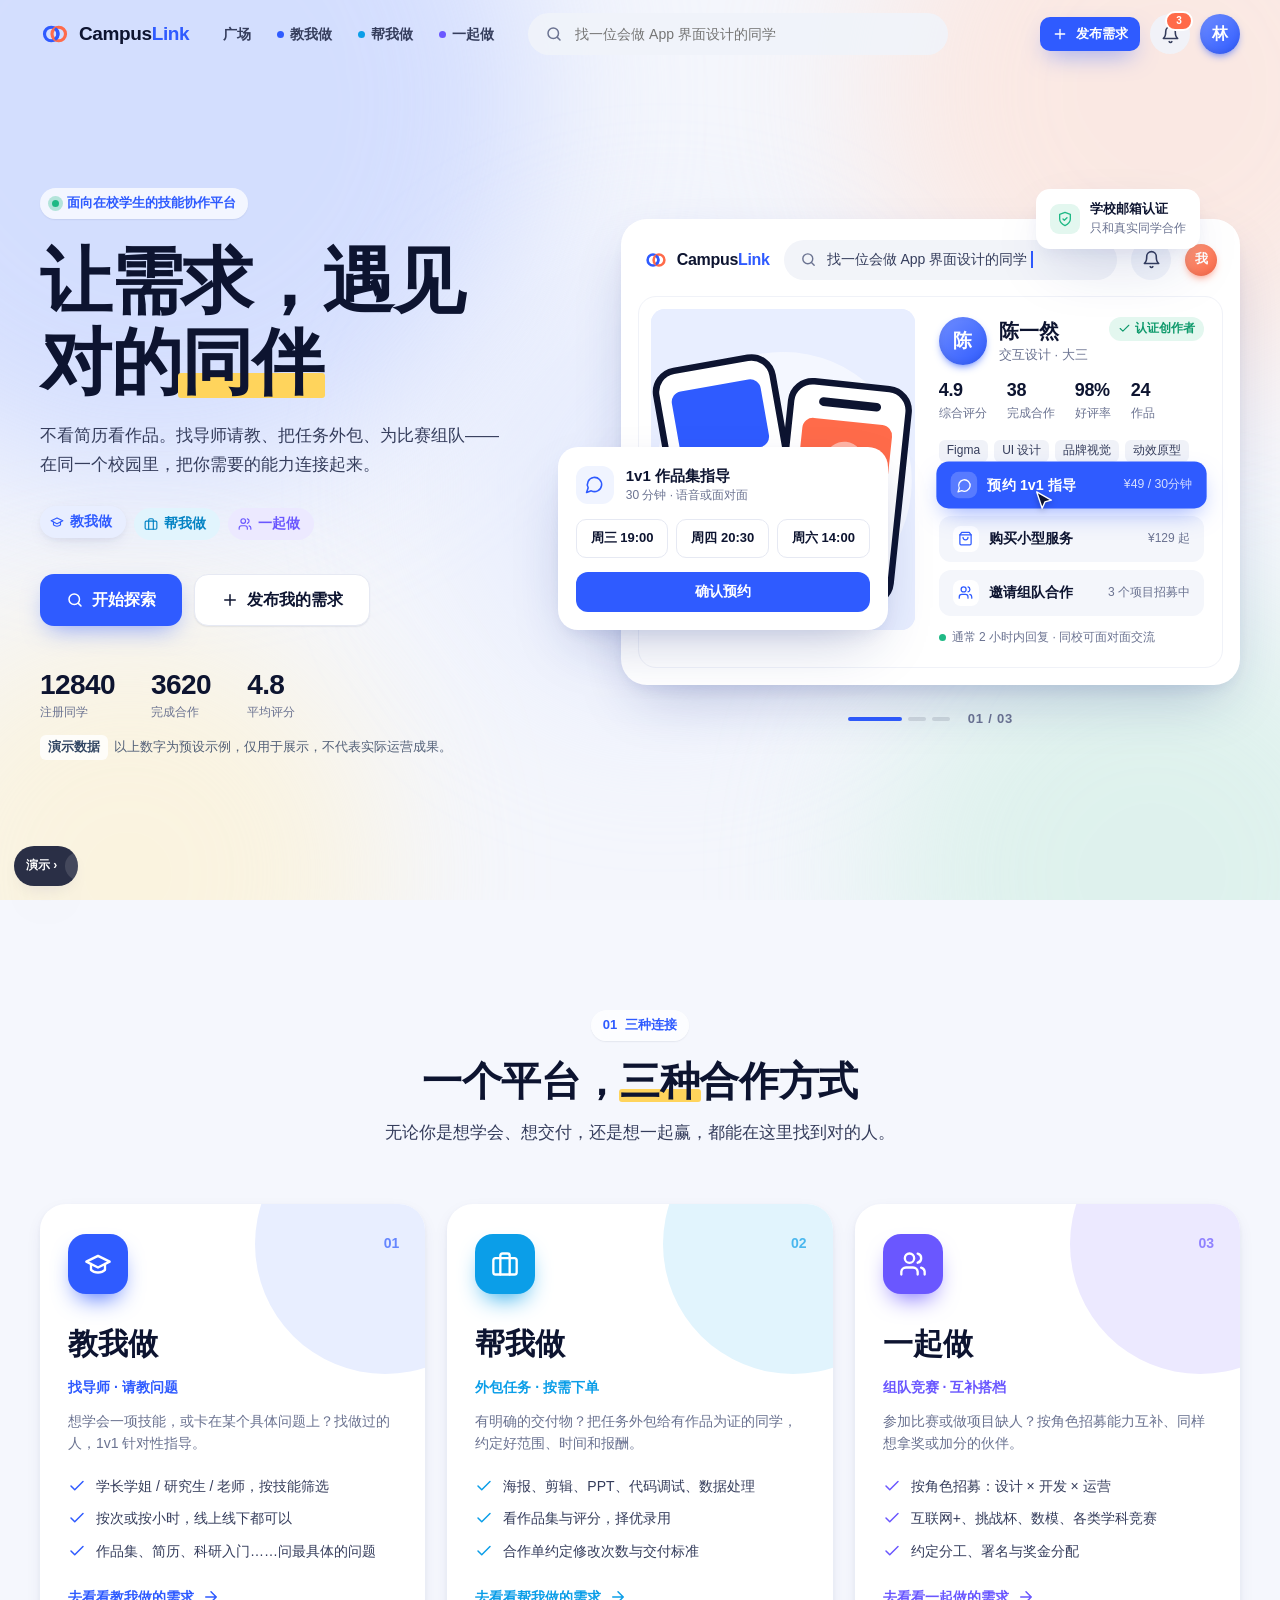
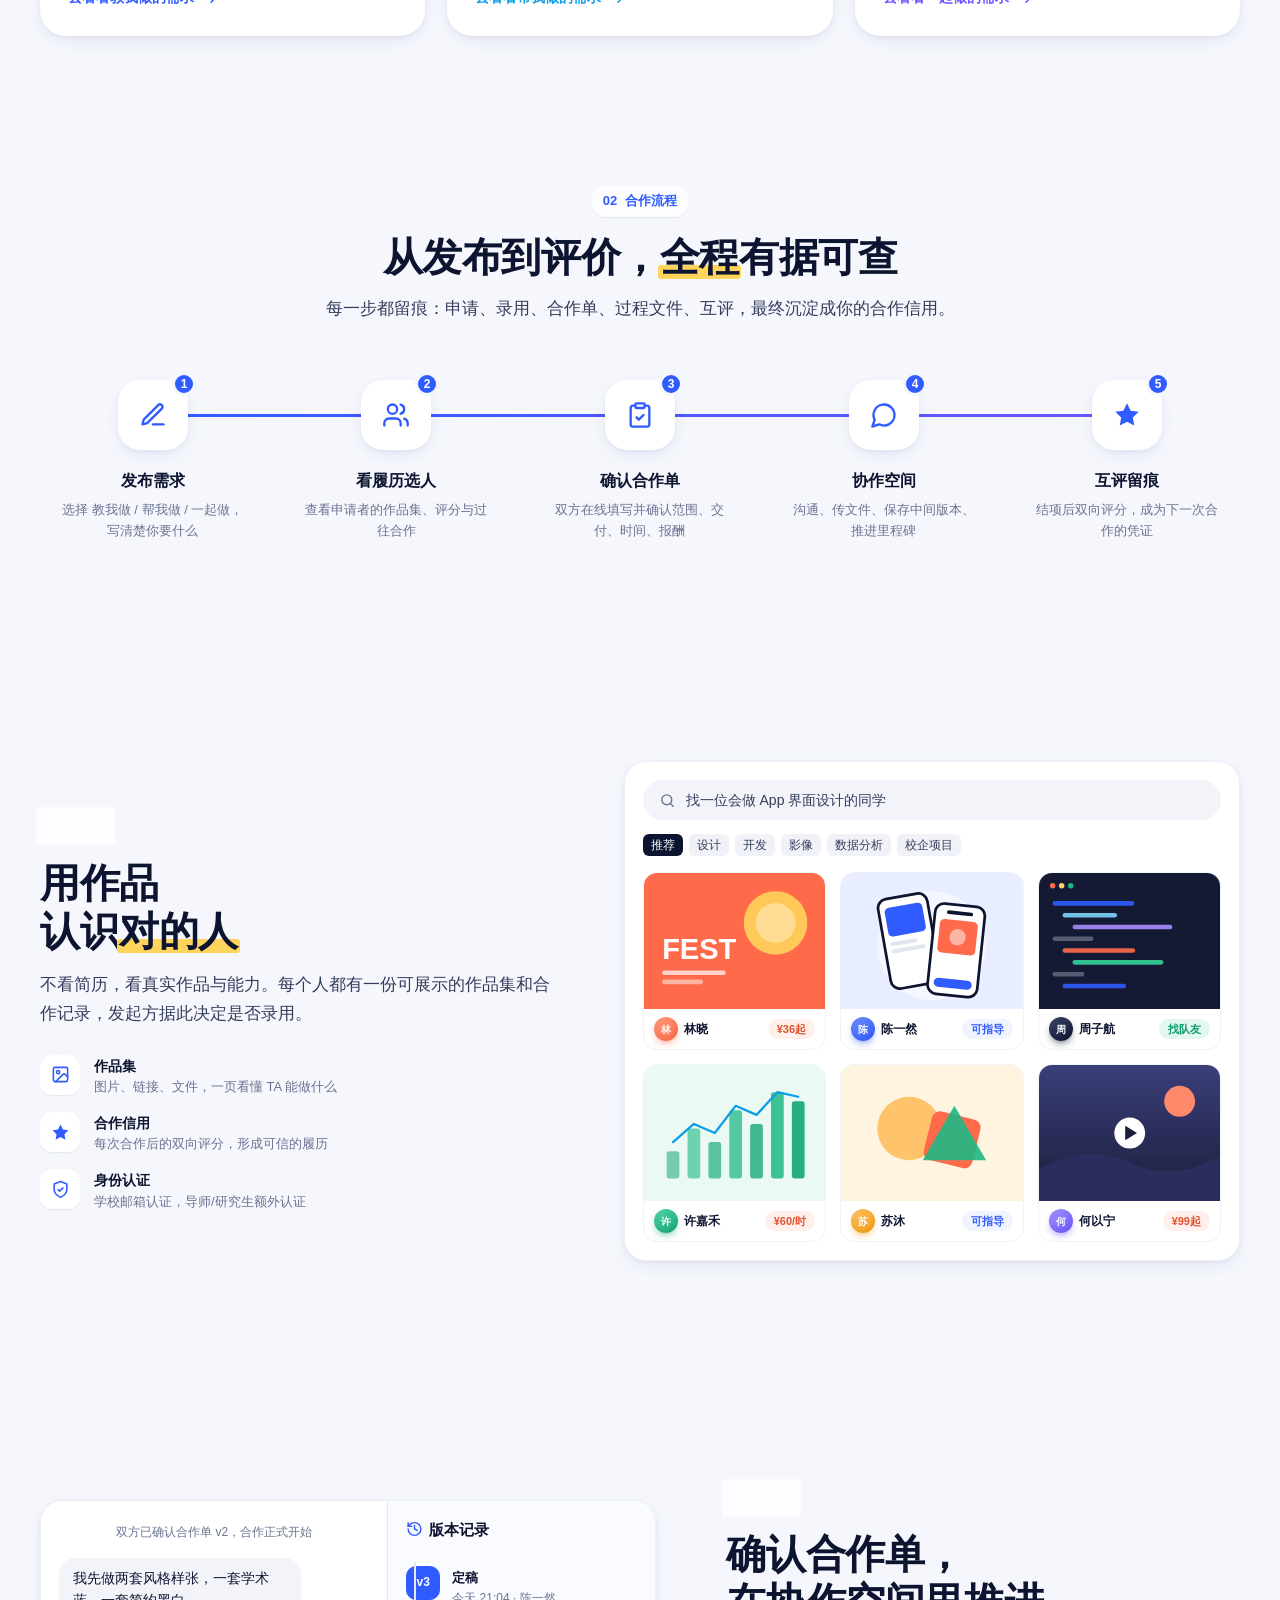
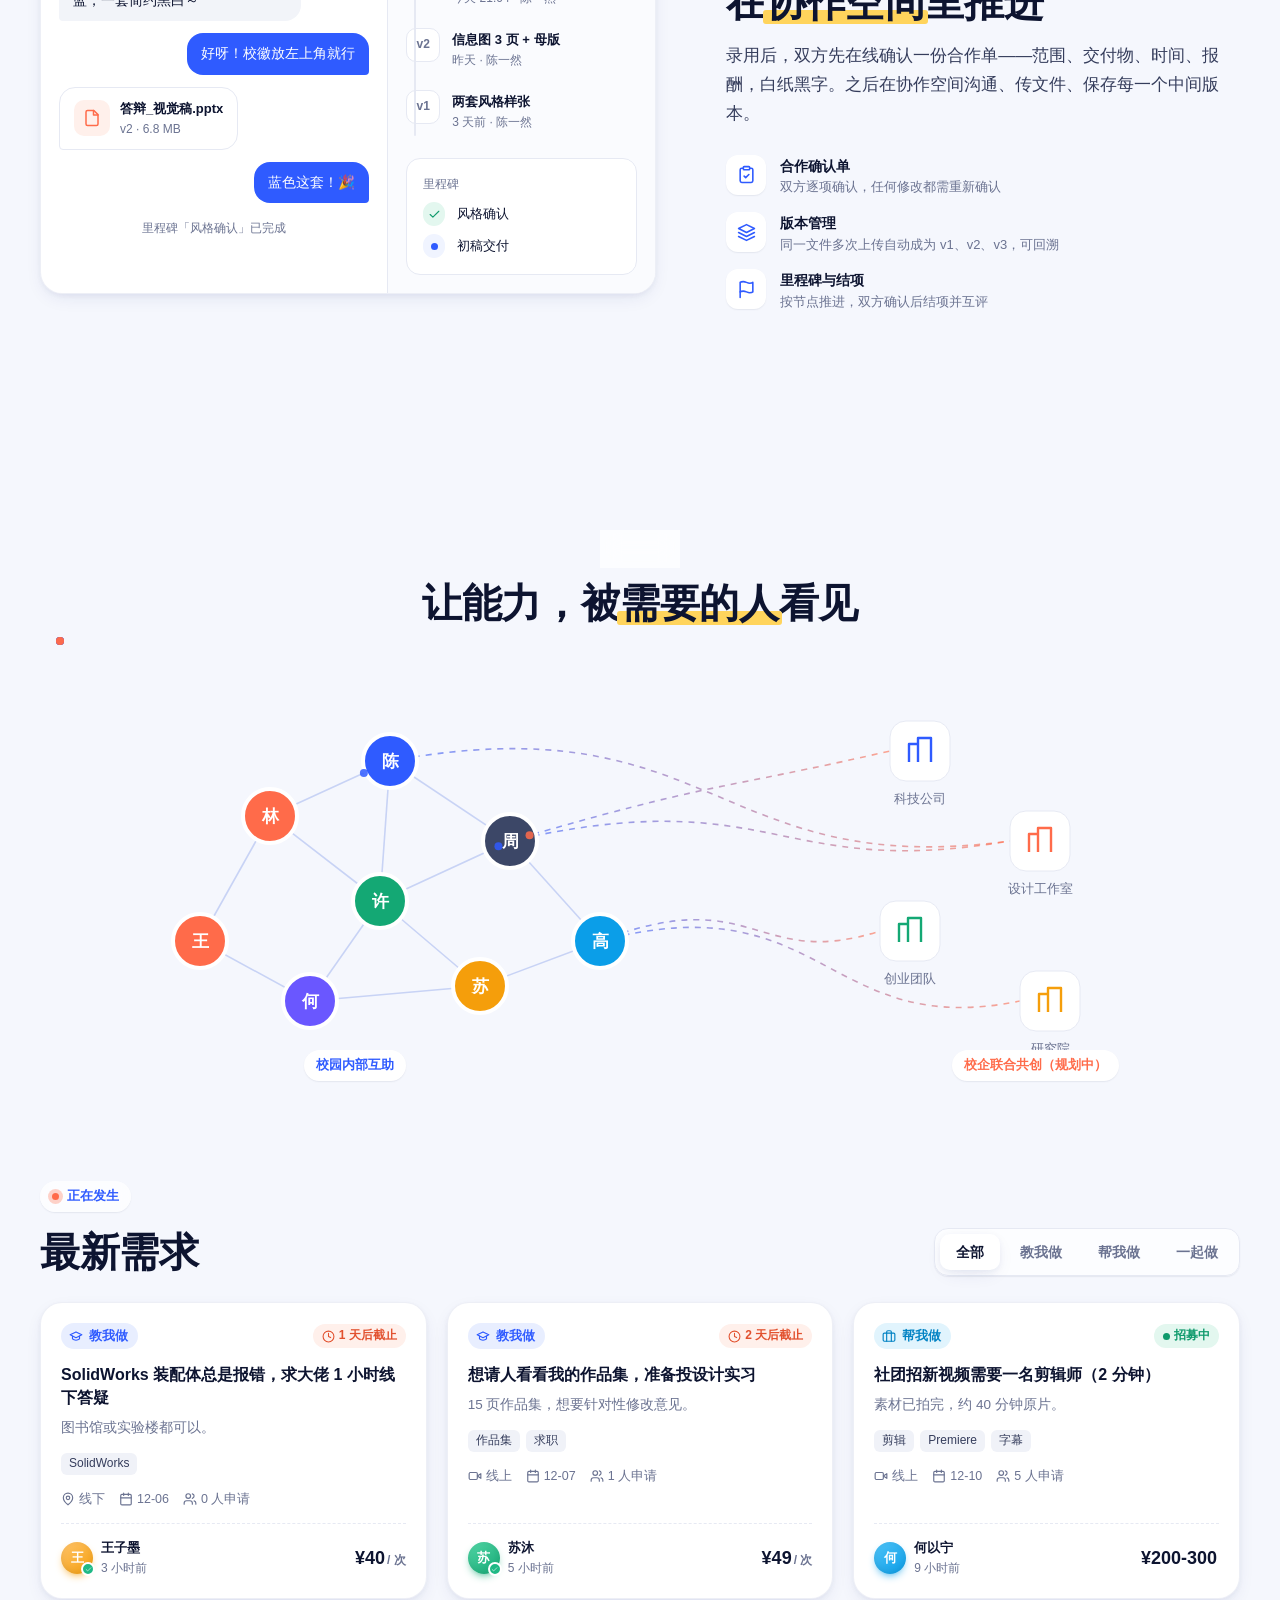
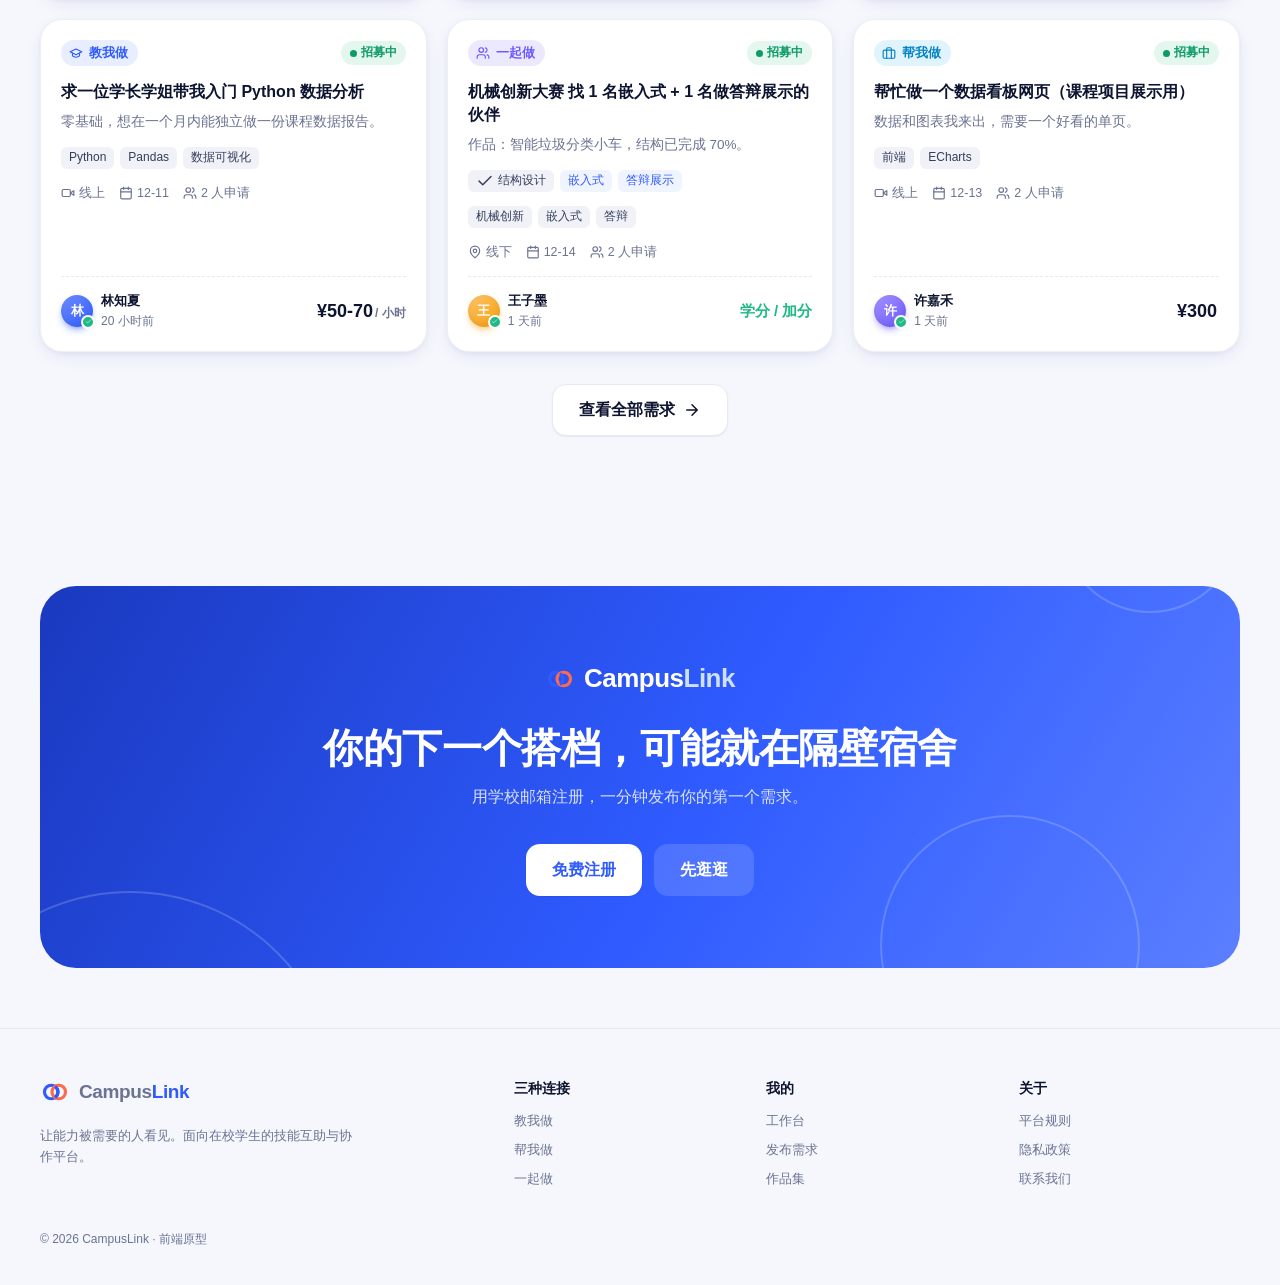
<file: index.html>
<!doctype html>
<html lang="zh-CN">
<head>
<meta charset="utf-8">
<meta name="viewport" content="width=device-width, initial-scale=1">
<title>CampusLink · 让需求，遇见对的同伴</title>
<link rel="stylesheet" href="assets/css/main.css">
<style>
  /* ---------- Hero ---------- */
  .hero { min-height: 100vh; padding: calc(var(--header-h) + 40px) 0 60px; display: flex; align-items: center; }
  .hero .container { display: grid; grid-template-columns: 1fr 1.18fr; gap: 56px; align-items: center; }
  .hero-copy .display { margin: 22px 0 20px; }
  .hero-copy .lead { max-width: 460px; }
  .hero-cta { display: flex; gap: 12px; margin-top: 34px; flex-wrap: wrap; }
  .hero-stats { display: flex; gap: 36px; margin-top: 44px; }
  .hero-stats b { font-size: 28px; }
  .hero-stats-note { margin: 12px 0 0; color: #526078; font-size: 13px; line-height: 1.6; }
  .hero-stats-note strong { display: inline-block; margin-right: 6px; padding: 2px 8px; border-radius: 6px; background: rgba(255,255,255,.8); color: #324663; font-weight: 600; }
  .hero-modes { display: flex; gap: 8px; margin-top: 28px; }
  .hero-modes button { transition: transform .3s var(--ease), box-shadow .3s; }
  .hero-modes button.on { transform: translateY(-2px); box-shadow: var(--sh-2); }
  .hero-modes .mode { height: 32px; padding: 0 14px 0 10px; font-size: 13.5px; }

  /* 应用窗口 mock（来自视频） */
  .app-window { position: relative; background: #fff; border-radius: 26px; box-shadow: var(--sh-3); padding: 16px; border: 1px solid rgba(255,255,255,.9); }
  .aw-top { display: flex; align-items: center; gap: 14px; padding: 4px 6px 16px; }
  .aw-top .logo { font-size: 16px; } .aw-top .logo svg { width: 24px; height: 24px; }
  .aw-search { flex: 1; height: 40px; border-radius: 99px; background: #f2f4f9; display: flex; align-items: center; gap: 10px; padding: 0 16px; color: var(--ink-2); font-size: 14px; }
  .aw-search svg { width: 17px; height: 17px; color: var(--muted); }
  .aw-search .caret { width: 1.5px; height: 17px; background: var(--primary); animation: blink 1s steps(1) infinite; margin-left: -6px; }
  @keyframes blink { 50% { opacity: 0; } }
  .aw-body { display: grid; grid-template-columns: 1fr 1.05fr; gap: 18px; border: 1px solid var(--line-2); border-radius: 18px; padding: 12px; }
  .aw-art { border-radius: 14px; overflow: hidden; background: #e8eeff; aspect-ratio: .82; position: relative; }
  .aw-art svg { width: 100%; height: 100%; }
  .aw-prof { padding: 8px 6px; display: flex; flex-direction: column; }
  .aw-actions { display: flex; flex-direction: column; gap: 8px; margin-top: auto; }
  .aw-act { display: flex; align-items: center; gap: 10px; height: 46px; padding: 0 14px; border-radius: 12px; background: #f4f6fb; font-weight: 600; font-size: 14px; transition: background .4s var(--ease), color .4s, box-shadow .4s, transform .4s var(--ease); }
  .aw-act .ic { width: 26px; height: 26px; border-radius: 8px; display: grid; place-items: center; background: #fff; color: var(--primary); transition: .4s; }
  .aw-act .ic svg { width: 15px; height: 15px; }
  .aw-act small { margin-left: auto; color: var(--muted); font-weight: 500; font-size: 12px; transition: color .4s; }
  .aw-act.on { background: var(--primary); color: #fff; box-shadow: var(--sh-blue); transform: scale(1.02); }
  .aw-act.on .ic { background: rgba(255,255,255,.2); color: #fff; }
  .aw-act.on small { color: rgba(255,255,255,.8); }
  .aw-foot { margin-top: 12px; display: flex; align-items: center; gap: 6px; color: var(--muted); font-size: 12px; }
  .aw-foot .dot { color: var(--mint); }

  /* 浮层卡片 */
  .pop { position: absolute; left: -64px; bottom: 54px; width: 330px; background: #fff; border-radius: 20px; box-shadow: var(--sh-3); padding: 18px; opacity: 0; transform: translateY(18px) scale(.96); transition: opacity .5s var(--ease), transform .6s var(--ease-spring); pointer-events: none; }
  .pop.show { opacity: 1; transform: none; }
  .pop-h { display: flex; gap: 12px; align-items: center; margin-bottom: 14px; }
  .pop-h .ic { width: 38px; height: 38px; border-radius: 12px; display: grid; place-items: center; background: var(--primary-50); color: var(--primary); }
  .pop-h .ic svg { width: 19px; height: 19px; }
  .slots { display: flex; gap: 8px; }
  .slot { flex: 1; text-align: center; padding: 8px 0; border-radius: 10px; border: 1px solid var(--line); font-size: 13px; font-weight: 600; transition: .3s; }
  .slot.pick { background: var(--primary); color: #fff; border-color: var(--primary); }
  .pop .cta { margin-top: 14px; height: 40px; border-radius: 12px; display: grid; place-items: center; font-weight: 700; font-size: 14px; color: #fff; background: var(--primary); transition: .3s; }
  .pop .cta.done { background: var(--mint); }
  .svc-icons { display: flex; gap: 8px; }
  .svc-icons i { width: 42px; height: 42px; border-radius: 12px; display: grid; place-items: center; }
  .svc-icons i::after { content: ""; width: 16px; height: 16px; background: #fff; }
  .svc-icons i:nth-child(1) { background: var(--primary); } .svc-icons i:nth-child(1)::after { border-radius: 50%; }
  .svc-icons i:nth-child(2) { background: var(--coral); } .svc-icons i:nth-child(2)::after { border-radius: 4px; }
  .svc-icons i:nth-child(3) { background: var(--mint); } .svc-icons i:nth-child(3)::after { clip-path: polygon(50% 0, 100% 100%, 0 100%); }
  .svc-icons i:nth-child(4) { background: var(--ink); } .svc-icons i:nth-child(4)::after { border-radius: 50%; }
  .match { display: flex; align-items: center; justify-content: space-between; padding: 4px 6px; }
  .match .p { text-align: center; font-size: 12px; } .match .p b { display: block; font-size: 13px; margin-top: 6px; }
  .match .line { flex: 1; border-top: 2px dashed var(--line); margin: 0 -4px; position: relative; top: -14px; }
  .ring { width: 74px; height: 74px; position: relative; display: grid; place-items: center; top: -10px; }
  .ring svg { position: absolute; inset: 0; transform: rotate(-90deg); }
  .ring b { font-family: var(--font-num); font-size: 19px; color: var(--mint); font-weight: 800; }
  .cursor { position: absolute; width: 22px; height: 22px; pointer-events: none; transition: left .8s var(--ease), top .8s var(--ease), transform .15s; z-index: 5; filter: drop-shadow(0 2px 3px rgba(0,0,0,.25)); }
  .cursor.click { transform: scale(.82); }
  .hero-visual { position: relative; }
  .hero-visual .badge-float { position: absolute; right: 40px; top: -30px; background: #fff; border-radius: 14px; padding: 10px 14px; box-shadow: var(--sh-3); display: flex; align-items: center; gap: 10px; font-size: 13px; animation: floatR 7s ease-in-out infinite; }
  .hero-visual .badge-float .ic { width: 30px; height: 30px; border-radius: 9px; background: var(--mint-bg); color: var(--mint); display: grid; place-items: center; }
  .hero-visual .badge-float .ic svg { width: 16px; height: 16px; }

  /* ---------- Sections ---------- */
  section.block { padding: 110px 0; position: relative; }
  .sec-head { text-align: center; max-width: 680px; margin: 0 auto 56px; }
  .sec-head .h1 { margin: 16px 0 14px; }
  .mode-cards { display: grid; grid-template-columns: repeat(3, 1fr); gap: 22px; }
  .mcard { position: relative; overflow: hidden; padding: 30px 28px 28px; border-radius: 26px; background: #fff; box-shadow: var(--sh-2); transition: transform .45s var(--ease), box-shadow .45s; display: flex; flex-direction: column; min-height: 430px; }
  .mcard:hover { transform: translateY(-8px); box-shadow: var(--sh-3); }
  .mcard::before { content: ""; position: absolute; width: 260px; height: 260px; right: -90px; top: -90px; border-radius: 50%; background: var(--mbg); transition: transform .6s var(--ease); }
  .mcard:hover::before { transform: scale(1.25); }
  .mcard > * { position: relative; }
  .mcard .big-ic { width: 60px; height: 60px; border-radius: 18px; display: grid; place-items: center; background: var(--mc); color: #fff; box-shadow: 0 12px 24px -10px var(--mc); }
  .mcard .big-ic svg { width: 28px; height: 28px; }
  .mcard .num-label { position: absolute; right: 26px; top: 28px; font-family: var(--font-num); font-weight: 800; font-size: 14px; color: var(--mc); opacity: .7; }
  .mcard h3 { font-size: 30px; font-weight: 900; margin: 26px 0 8px; }
  .mcard ul { margin: 20px 0 24px; display: flex; flex-direction: column; gap: 10px; }
  .mcard li { display: flex; gap: 10px; align-items: flex-start; color: var(--ink-2); font-size: 14px; }
  .mcard li svg { width: 18px; height: 18px; color: var(--mc); flex: none; margin-top: 2px; }
  .mcard .go { margin-top: auto; display: inline-flex; align-items: center; gap: 8px; font-weight: 700; color: var(--mc); }
  .mcard .go svg { width: 18px; height: 18px; transition: transform .3s var(--ease); }
  .mcard:hover .go svg { transform: translateX(5px); }
  .mcard.teach { --mc: var(--teach); --mbg: var(--teach-bg); }
  .mcard.help { --mc: var(--help); --mbg: var(--help-bg); }
  .mcard.together { --mc: var(--together); --mbg: var(--together-bg); }

  /* 流程 */
  .flow { position: relative; display: grid; grid-template-columns: repeat(5, 1fr); gap: 18px; }
  .flow-line { position: absolute; left: 10%; right: 10%; top: 34px; height: 3px; background: var(--line); border-radius: 3px; overflow: hidden; }
  .flow-line i { position: absolute; inset: 0; background: linear-gradient(90deg, var(--primary), var(--together)); transform-origin: left; transform: scaleX(0); transition: transform 2.2s var(--ease) .3s; }
  .flow.in .flow-line i { transform: scaleX(1); }
  .fstep { text-align: center; position: relative; }
  .fstep .n { width: 70px; height: 70px; margin: 0 auto 18px; border-radius: 22px; background: #fff; box-shadow: var(--sh-2); display: grid; place-items: center; color: var(--primary); position: relative; transition: .5s var(--ease); }
  .fstep .n svg { width: 28px; height: 28px; }
  .fstep .n em { position: absolute; top: -8px; right: -8px; width: 24px; height: 24px; border-radius: 50%; background: var(--primary); color: #fff; font-style: normal; font-family: var(--font-num); font-size: 12px; font-weight: 800; display: grid; place-items: center; border: 3px solid #f4f6fc; }
  .flow.in .fstep .n { animation: popIn .6s var(--ease-spring) both; animation-delay: calc(var(--i) * .35s + .3s); }
  @keyframes popIn { from { transform: scale(.6); opacity: 0; } }
  .fstep h4 { font-size: 16px; font-weight: 800; margin-bottom: 6px; }
  .fstep p { color: var(--muted); font-size: 13px; max-width: 190px; margin: 0 auto; }

  /* 分屏特性 */
  .split { display: grid; grid-template-columns: 1fr 1.2fr; gap: 70px; align-items: center; }
  .split.rev { grid-template-columns: 1.2fr 1fr; }
  .split.rev .split-copy { order: 2; }
  .split-copy .h1 { margin: 18px 0 16px; }
  .feature-list { margin-top: 26px; display: flex; flex-direction: column; gap: 14px; }
  .feature-list li { display: flex; gap: 14px; }
  .feature-list .ic { width: 40px; height: 40px; border-radius: 12px; background: #fff; box-shadow: var(--sh-1); color: var(--primary); display: grid; place-items: center; flex: none; }
  .feature-list .ic svg { width: 19px; height: 19px; }
  .works-mock { padding: 18px; }
  .works-mock .wg { display: grid; grid-template-columns: repeat(3, 1fr); gap: 14px; }
  .works-mock .wc { border-radius: 14px; overflow: hidden; background: #fff; border: 1px solid var(--line-2); transition: transform .4s var(--ease); }
  .works-mock .wc:hover { transform: translateY(-4px) rotate(-.5deg); }
  .works-mock .wc .cv { aspect-ratio: 4/3; }
  .works-mock .wc .cv svg { width: 100%; height: 100%; }
  .works-mock .wc .who { display: flex; align-items: center; gap: 6px; padding: 8px 10px; font-size: 12px; font-weight: 600; }
  .works-mock .wc .who .badge { margin-left: auto; height: 20px; font-size: 11px; }

  /* 协作空间预览 */
  .ws-mock { display: grid; grid-template-columns: 1.3fr 1fr; overflow: hidden; }
  .ws-chat { padding: 18px; border-right: 1px solid var(--line); display: flex; flex-direction: column; gap: 12px; min-height: 360px; }
  .bubble { max-width: 78%; padding: 10px 14px; border-radius: 16px; font-size: 13.5px; background: #f2f4f9; align-self: flex-start; border-bottom-left-radius: 4px; }
  .bubble.me { align-self: flex-end; background: var(--primary); color: #fff; border-radius: 16px; border-bottom-right-radius: 4px; }
  .bubble.file { background: #fff; border: 1px solid var(--line); display: flex; gap: 10px; align-items: center; }
  .bubble.file .fi { width: 36px; height: 36px; border-radius: 10px; background: var(--coral-bg); color: var(--coral); display: grid; place-items: center; }
  .bubble.file .fi svg { width: 18px; height: 18px; }
  .sys { align-self: center; font-size: 12px; color: var(--muted); background: rgba(255,255,255,.7); padding: 4px 12px; border-radius: 99px; }
  .ws-ver { padding: 18px; background: #fafbfe; }
  .ver { display: flex; gap: 12px; padding: 10px 0; }
  .ver .vn { width: 34px; height: 34px; border-radius: 10px; background: #fff; border: 1px solid var(--line); font-family: var(--font-num); font-weight: 800; font-size: 12px; display: grid; place-items: center; color: var(--muted); flex: none; }
  .ver.cur .vn { background: var(--primary); color: #fff; border-color: var(--primary); }
  .ws-mock .reveal-chat > * { opacity: 0; transform: translateY(10px); transition: .5s var(--ease); }
  .ws-mock.in .reveal-chat > * { opacity: 1; transform: none; }
  .ws-mock.in .reveal-chat > *:nth-child(2) { transition-delay: .5s; } .ws-mock.in .reveal-chat > *:nth-child(3) { transition-delay: 1s; } .ws-mock.in .reveal-chat > *:nth-child(4) { transition-delay: 1.5s; } .ws-mock.in .reveal-chat > *:nth-child(5) { transition-delay: 2s; } .ws-mock.in .reveal-chat > *:nth-child(6) { transition-delay: 2.5s; }

  /* 网络图 */
  .network { position: relative; height: 440px; }
  .network svg { width: 100%; height: 100%; overflow: visible; }
  .cta-band .logo b { color: #cfe0ff; }
  .network .edge { fill: none; stroke: #c8d3f5; stroke-width: 1.6; stroke-dasharray: 400; stroke-dashoffset: 400; transition: stroke-dashoffset 1.6s var(--ease); }
  .network.in .edge { stroke-dashoffset: 0; }
  .network .node { opacity: 0; transform-box: fill-box; transform-origin: center; transform: scale(.4); transition: opacity .6s, transform .7s var(--ease-spring); }
  .network.in .node { opacity: 1; transform: none; }
  .network .pulse-dot { fill: var(--primary); }
  .net-label { position: absolute; font-size: 13px; font-weight: 700; padding: 5px 12px; border-radius: 99px; background: #fff; box-shadow: var(--sh-1); }

  .live-head { display: flex; align-items: end; justify-content: space-between; margin-bottom: 26px; gap: 20px; flex-wrap: wrap; }

  /* CTA */
  .cta-band { position: relative; overflow: hidden; border-radius: 36px; padding: 72px 60px; background: linear-gradient(120deg, #1a39bf 0%, #2f5bff 55%, #5b7fff 100%); color: #fff; text-align: center; }
  .cta-band .h1 { color: #fff; }
  .cta-band p { color: rgba(255,255,255,.82); margin-top: 12px; font-size: 16px; }
  .cta-band .btn-ghost { background: #fff; color: var(--primary); border: 0; }
  .cta-rings { position: absolute; inset: 0; pointer-events: none; }
  .cta-rings span { position: absolute; border-radius: 50%; border: 2px solid rgba(255,255,255,.18); }

  @media (max-width: 1080px) {
    .hero .container, .split, .split.rev { grid-template-columns: 1fr; }
    .split.rev .split-copy { order: 0; }
    .mode-cards { grid-template-columns: 1fr; }
    .flow { grid-template-columns: 1fr 1fr; } .flow-line { display: none; }
    .pop { left: 10px; }
  }
  @media (max-width: 760px) {
    .aw-body { grid-template-columns: 1fr; } .aw-art { display: none; }
    .ws-mock { grid-template-columns: 1fr; }
    .cta-band { padding: 48px 24px; }
  }
</style>
</head>
<body data-page="index">

<!-- ================= HERO ================= -->
<section class="hero">
  <div class="container">
    <div class="hero-copy">
      <span class="eyebrow reveal" style="--d:.05s"><span class="dot dot-pulse" style="color:var(--mint)"></span>面向在校学生的技能协作平台</span>
      <h1 class="display reveal" style="--d:.15s">让需求，遇见<br>对的<span class="hl">同伴</span></h1>
      <p class="lead reveal" style="--d:.25s">不看简历看作品。找导师请教、把任务外包、为比赛组队——在同一个校园里，把你需要的能力连接起来。</p>
      <div class="hero-modes reveal" style="--d:.32s" id="heroModes"></div>
      <div class="hero-cta reveal" style="--d:.4s">
        <a href="explore.html" class="btn btn-primary btn-lg" data-ic="search">开始探索</a>
        <a href="publish.html" class="btn btn-ghost btn-lg" data-ic="plus">发布我的需求</a>
      </div>
      <div class="hero-stats reveal" style="--d:.5s">
        <div class="stat"><b class="num" data-count="users">0</b><span>注册同学</span></div>
        <div class="stat"><b class="num" data-count="collaborations">0</b><span>完成合作</span></div>
        <div class="stat"><b class="num" data-count="avgRating" data-dec="1">0</b><span>平均评分</span></div>
      </div>
      <p class="hero-stats-note"><strong>演示数据</strong>以上数字为预设示例，仅用于展示，不代表实际运营成果。</p>
    </div>

    <div class="hero-visual reveal-scale" style="--d:.2s">
      <div class="app-window" id="appWin">
        <div class="aw-top">
          <span class="logo" data-logo></span>
          <div class="aw-search"><span data-ic="search"></span><span id="typeText"></span><span class="caret"></span></div>
          <span class="icon-btn" data-ic="bell"></span>
          <span class="avatar sm" style="--c1:#ff9a7a;--c2:#ff6b4a">我</span>
        </div>
        <div class="aw-body">
          <div class="aw-art" id="awArt"></div>
          <div class="aw-prof">
            <div class="row-between" style="align-items:flex-start">
              <div class="row"><span class="avatar md" style="--c1:#6f8dff;--c2:#2f5bff">陈</span><div><div class="h3" style="font-size:20px">陈一然</div><div class="text-sm text-muted">交互设计 · 大三</div></div></div>
              <span class="badge badge-mint"><span data-ic="check"></span>认证创作者</span>
            </div>
            <div class="stat-row sm mt-16">
              <div class="stat"><b>4.9</b><span>综合评分</span></div><div class="stat"><b>38</b><span>完成合作</span></div><div class="stat"><b>98%</b><span>好评率</span></div><div class="stat"><b>24</b><span>作品</span></div>
            </div>
            <div class="row gap-6 wrap mt-16"><span class="tag tag-sm">Figma</span><span class="tag tag-sm">UI 设计</span><span class="tag tag-sm">品牌视觉</span><span class="tag tag-sm">动效原型</span></div>
            <div class="aw-actions mt-16" id="awActs">
              <div class="aw-act" data-m="teach"><span class="ic" data-ic="chat"></span>预约 1v1 指导<small>¥49 / 30分钟</small></div>
              <div class="aw-act" data-m="help"><span class="ic" data-ic="bag"></span>购买小型服务<small>¥129 起</small></div>
              <div class="aw-act" data-m="together"><span class="ic" data-ic="users"></span>邀请组队合作<small>3 个项目招募中</small></div>
            </div>
            <div class="aw-foot"><span class="dot"></span>通常 2 小时内回复 · 同校可面对面交流</div>
          </div>
        </div>

        <!-- 三张浮层（循环播放） -->
        <div class="pop" data-pop="teach">
          <div class="pop-h"><span class="ic" data-ic="chat"></span><div><div class="h4">1v1 作品集指导</div><div class="text-xs text-muted">30 分钟 · 语音或面对面</div></div></div>
          <div class="slots"><span class="slot" data-slot>周三 19:00</span><span class="slot">周四 20:30</span><span class="slot">周六 14:00</span></div>
          <div class="cta" data-cta>确认预约</div>
        </div>
        <div class="pop" data-pop="help">
          <div class="pop-h"><span class="ic" style="background:var(--coral-bg);color:var(--coral)" data-ic="bag"></span><div><div class="h4">App 图标设计</div><div class="text-xs text-muted">陈一然 · 3 天交付 · 含 2 次修改</div></div></div>
          <div class="svc-icons"><i></i><i></i><i></i><i></i></div>
          <div class="row-between mt-12"><span class="price" style="font-size:24px">¥129 <small style="text-decoration:line-through">¥169</small></span><span class="badge badge-coral">限时优惠</span></div>
          <div class="cta" data-cta style="background:var(--ink)">立即下单</div>
        </div>
        <div class="pop" data-pop="together">
          <div class="pop-h"><span class="ic" style="background:var(--mint-bg);color:var(--mint)" data-ic="users"></span><div><div class="h4">智能组队匹配</div><div class="text-xs text-muted">创新创业大赛 · 正在招募开发</div></div></div>
          <div class="match">
            <div class="p"><span class="avatar md" style="--c1:#6f8dff;--c2:#2f5bff">陈</span><b>陈一然</b><span class="text-primary">UI 设计</span></div>
            <div class="line"></div>
            <div class="ring"><svg viewBox="0 0 74 74"><circle cx="37" cy="37" r="32" fill="none" stroke="#e3f7ef" stroke-width="6"/><circle id="ringArc" cx="37" cy="37" r="32" fill="none" stroke="#1fb985" stroke-width="6" stroke-linecap="round" stroke-dasharray="201" stroke-dashoffset="201" style="transition:stroke-dashoffset 1.2s var(--ease)"/></svg><b id="ringNum">0%</b></div>
            <div class="line"></div>
            <div class="p"><span class="avatar md" style="--c1:#ff9a7a;--c2:#ff6b4a">周</span><b>周子航</b><span class="text-coral">全栈开发</span></div>
          </div>
          <div class="cta" data-cta style="background:var(--ink)">发送组队邀请</div>
        </div>
        <svg class="cursor" id="cursor" viewBox="0 0 24 24"><path d="M4 2l16 9-7 2-3 7z" fill="#0d1430" stroke="#fff" stroke-width="1.5" stroke-linejoin="round"/></svg>
      </div>
      <div class="badge-float"><span class="ic" data-ic="shieldCheck"></span><div><b>学校邮箱认证</b><div class="text-xs text-muted">只和真实同学合作</div></div></div>
      <div class="progress-dash mt-24" id="heroDash" style="justify-content:center"><i></i><i></i><i></i><span>01 / 03</span></div>
    </div>
  </div>
</section>

<!-- ================= 三种连接 ================= -->
<section class="block" id="modes">
  <div class="container">
    <div class="sec-head reveal">
      <span class="eyebrow"><b>01</b> 三种连接</span>
      <h2 class="h1">一个平台，<span class="hl">三种</span>合作方式</h2>
      <p class="lead">无论你是想学会、想交付，还是想一起赢，都能在这里找到对的人。</p>
    </div>
    <div class="mode-cards" id="modeCards"></div>
  </div>
</section>

<!-- ================= 流程 ================= -->
<section class="block" style="padding-top:40px">
  <div class="container">
    <div class="sec-head reveal">
      <span class="eyebrow"><b>02</b> 合作流程</span>
      <h2 class="h1">从发布到评价，<span class="hl">全程</span>有据可查</h2>
      <p class="lead">每一步都留痕：申请、录用、合作单、过程文件、互评，最终沉淀成你的合作信用。</p>
    </div>
    <div class="flow" id="flow">
      <div class="flow-line"><i></i></div>
    </div>
  </div>
</section>

<!-- ================= 作品认人 ================= -->
<section class="block">
  <div class="container split">
    <div class="split-copy reveal-left">
      <span class="eyebrow"><b>03</b> 发现</span>
      <h2 class="h1">用作品<br>认识<span class="hl">对的人</span></h2>
      <p class="lead">不看简历，看真实作品与能力。每个人都有一份可展示的作品集和合作记录，发起方据此决定是否录用。</p>
      <ul class="feature-list">
        <li><span class="ic" data-ic="image"></span><div><b>作品集</b><p class="text-muted text-sm">图片、链接、文件，一页看懂 TA 能做什么</p></div></li>
        <li><span class="ic" data-ic="star"></span><div><b>合作信用</b><p class="text-muted text-sm">每次合作后的双向评分，形成可信的履历</p></div></li>
        <li><span class="ic" data-ic="shieldCheck"></span><div><b>身份认证</b><p class="text-muted text-sm">学校邮箱认证，导师/研究生额外认证</p></div></li>
      </ul>
    </div>
    <div class="card works-mock reveal-scale" id="worksMock">
      <div class="aw-top" style="padding:0 0 14px"><div class="aw-search"><span data-ic="search"></span>找一位会做 App 界面设计的同学</div></div>
      <div class="row gap-6 mb-16"><span class="tag tag-sm" style="background:var(--ink);color:#fff">推荐</span><span class="tag tag-sm">设计</span><span class="tag tag-sm">开发</span><span class="tag tag-sm">影像</span><span class="tag tag-sm">数据分析</span><span class="tag tag-sm">校企项目</span></div>
      <div class="wg" id="worksGrid"></div>
    </div>
  </div>
</section>

<!-- ================= 协作空间 ================= -->
<section class="block">
  <div class="container split rev">
    <div class="card ws-mock reveal-scale" id="wsMock">
      <div class="ws-chat reveal-chat">
        <span class="sys">双方已确认合作单 v2，合作正式开始</span>
        <div class="bubble">我先做两套风格样张，一套学术蓝，一套简约黑白～</div>
        <div class="bubble me">好呀！校徽放左上角就行</div>
        <div class="bubble file"><span class="fi" data-ic="file"></span><div><b class="text-sm">答辩_视觉稿.pptx</b><div class="text-xs text-muted">v2 · 6.8 MB</div></div></div>
        <div class="bubble me">蓝色这套！🎉</div>
        <span class="sys">里程碑「风格确认」已完成</span>
      </div>
      <div class="ws-ver">
        <div class="h4 row gap-6"><span data-ic="history" style="width:17px;color:var(--primary)"></span>版本记录</div>
        <div class="timeline mt-16" style="padding-left:0">
          <div class="ver cur"><span class="vn">v3</span><div><b class="text-sm">定稿</b><div class="text-xs text-muted">今天 21:04 · 陈一然</div></div></div>
          <div class="ver"><span class="vn">v2</span><div><b class="text-sm">信息图 3 页 + 母版</b><div class="text-xs text-muted">昨天 · 陈一然</div></div></div>
          <div class="ver"><span class="vn">v1</span><div><b class="text-sm">两套风格样张</b><div class="text-xs text-muted">3 天前 · 陈一然</div></div></div>
        </div>
        <div class="card-pad-sm mt-16" style="background:#fff;border-radius:14px;border:1px solid var(--line)">
          <div class="text-xs text-muted">里程碑</div>
          <div class="row mt-8 text-sm"><span class="badge badge-mint" data-ic="check" style="width:22px;padding:0;justify-content:center"></span>风格确认</div>
          <div class="row mt-8 text-sm"><span class="badge badge-blue" style="width:22px;padding:0;justify-content:center"><i class="dot"></i></span>初稿交付</div>
        </div>
      </div>
    </div>
    <div class="split-copy reveal-left">
      <span class="eyebrow"><b>04</b> 协作</span>
      <h2 class="h1">确认合作单，<br>在<span class="hl">协作空间</span>里推进</h2>
      <p class="lead">录用后，双方先在线确认一份合作单——范围、交付物、时间、报酬，白纸黑字。之后在协作空间沟通、传文件、保存每一个中间版本。</p>
      <ul class="feature-list">
        <li><span class="ic" data-ic="clipboard"></span><div><b>合作确认单</b><p class="text-muted text-sm">双方逐项确认，任何修改都需重新确认</p></div></li>
        <li><span class="ic" data-ic="layers"></span><div><b>版本管理</b><p class="text-muted text-sm">同一文件多次上传自动成为 v1、v2、v3，可回溯</p></div></li>
        <li><span class="ic" data-ic="flag"></span><div><b>里程碑与结项</b><p class="text-muted text-sm">按节点推进，双方确认后结项并互评</p></div></li>
      </ul>
    </div>
  </div>
</section>

<!-- ================= 网络图 ================= -->
<section class="block" style="padding-bottom:60px">
  <div class="container">
    <div class="sec-head reveal" style="margin-bottom:10px">
      <span class="eyebrow"><b>05</b> 连接</span>
      <h2 class="h1">让能力，被<span class="hl">需要的人</span>看见</h2>
    </div>
    <div class="network" id="network"></div>
  </div>
</section>

<!-- ================= 正在发生 ================= -->
<section class="block" style="padding-top:40px">
  <div class="container">
    <div class="live-head reveal">
      <div><span class="eyebrow"><span class="dot dot-pulse" style="color:var(--coral)"></span>正在发生</span><h2 class="h1 mt-16">最新需求</h2></div>
      <div class="tabs" id="liveTabs"><button data-tab="" class="active">全部</button><button data-tab="teach">教我做</button><button data-tab="help">帮我做</button><button data-tab="together">一起做</button></div>
    </div>
    <div class="grid grid-3" id="livePosts"></div>
    <div class="mt-32" style="text-align:center"><a href="explore.html" class="btn btn-ghost btn-lg">查看全部需求 <span data-ic="arrowRight"></span></a></div>
  </div>
</section>

<!-- ================= CTA ================= -->
<section style="padding:40px 0 20px">
  <div class="container">
    <div class="cta-band reveal-scale">
      <div class="cta-rings" id="ctaRings"></div>
      <span class="logo" data-logo style="justify-content:center;color:#fff;font-size:26px"></span>
      <h2 class="h1 mt-24">你的下一个搭档，可能就在隔壁宿舍</h2>
      <p>用学校邮箱注册，一分钟发布你的第一个需求。</p>
      <div class="hero-cta" style="justify-content:center"><a href="login.html?register=1" class="btn btn-ghost btn-lg">免费注册</a><a href="explore.html" class="btn btn-lg" style="background:rgba(255,255,255,.14);color:#fff">先逛逛</a></div>
    </div>
  </div>
</section>

<script src="assets/js/config.js"></script>
<script src="assets/js/mock-data.js"></script>
<script src="assets/js/api.js"></script>
<script src="assets/js/ui.js"></script>
<script src="assets/js/pages/index.js"></script>
</body>
</html>
</file>
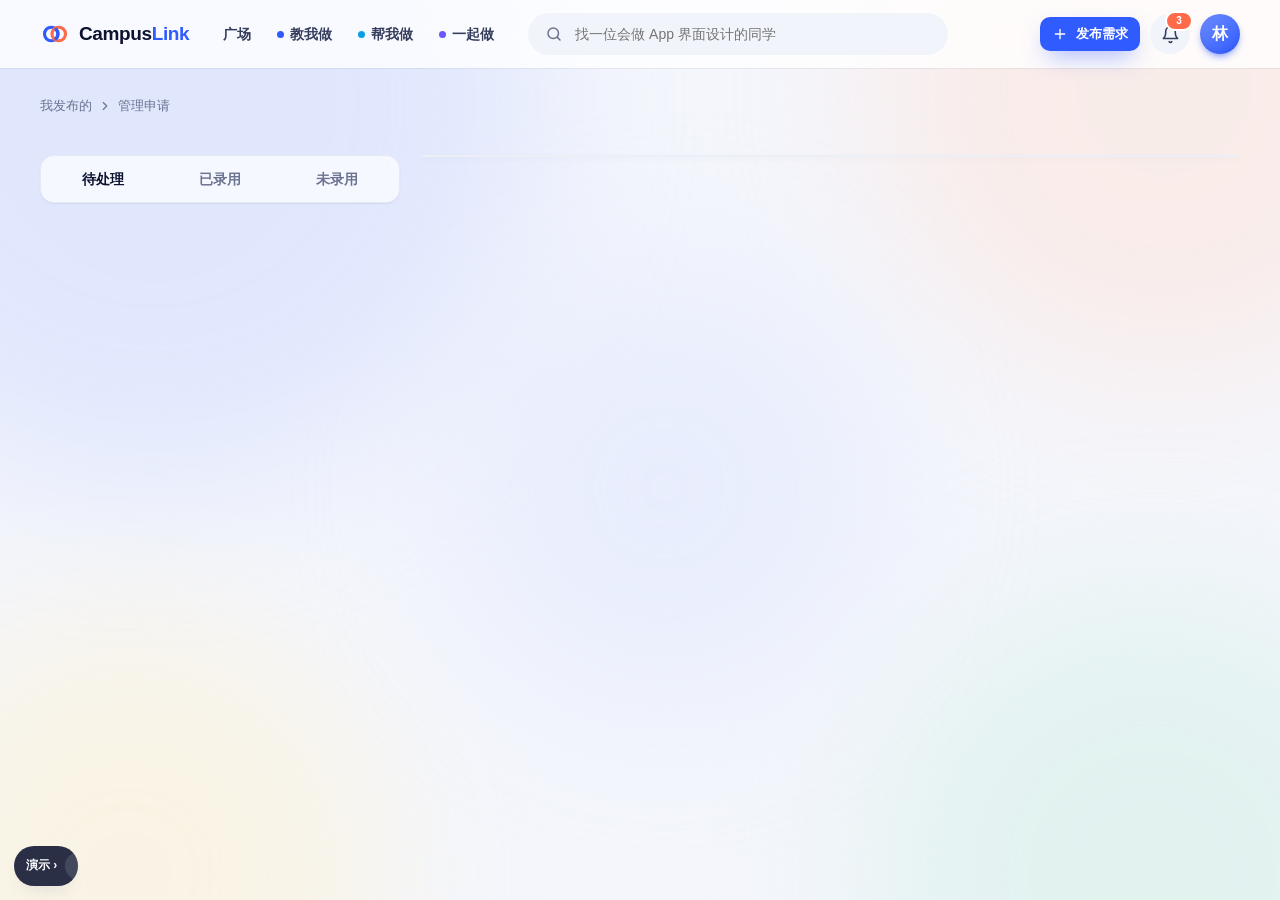
<file: applicants.html>
<!doctype html>
<html lang="zh-CN">
<head>
<meta charset="utf-8"><meta name="viewport" content="width=device-width, initial-scale=1">
<title>管理申请 · CampusLink</title>
<link rel="stylesheet" href="assets/css/main.css">
<style>
  .ap-layout { display: grid; grid-template-columns: 360px minmax(0, 1fr); gap: 22px; align-items: start; }
  .ap-list { display: flex; flex-direction: column; gap: 10px; }
  .ap-item { padding: 16px; cursor: pointer; border: 2px solid transparent; transition: .25s var(--ease); }
  .ap-item:hover { transform: translateX(3px); }
  .ap-item.on { border-color: var(--primary); box-shadow: 0 0 0 4px var(--primary-50), var(--sh-2); }
  .ap-detail { padding: 0; overflow: hidden; }
  .ap-top { padding: 26px 28px; background: linear-gradient(120deg, var(--primary-50), #fff 70%); border-bottom: 1px solid var(--line); }
  .ap-sec { padding: 22px 28px; border-bottom: 1px solid var(--line-2); }
  .ap-sec:last-child { border-bottom: 0; }
  .ap-sec h4 { font-size: 14px; font-weight: 700; margin-bottom: 12px; display: flex; gap: 8px; align-items: center; }
  .ap-sec h4 svg { width: 17px; height: 17px; color: var(--primary); }
  .msg-box { padding: 16px 18px; border-radius: 16px; background: var(--bg); position: relative; line-height: 1.8; }
  .msg-box::before { content: "“"; position: absolute; left: 10px; top: -14px; font-size: 48px; color: var(--primary-200); font-family: Georgia, serif; }
  .ap-actions { position: sticky; bottom: 0; padding: 16px 28px; background: rgba(255,255,255,.92); backdrop-filter: blur(10px); border-top: 1px solid var(--line); display: flex; gap: 10px; justify-content: flex-end; align-items: center; }
  .mini-works { display: grid; grid-template-columns: repeat(3, 1fr); gap: 12px; }
  .match-ring { width: 64px; height: 64px; position: relative; display: grid; place-items: center; }
  .match-ring svg { position: absolute; inset: 0; transform: rotate(-90deg); }
  .match-ring b { font-family: var(--font-num); font-size: 16px; color: var(--mint); }
  .skill-hit { background: var(--mint-bg); color: #0f9a6c; }
  @media (max-width: 1000px) { .ap-layout { grid-template-columns: 1fr; } .mini-works { grid-template-columns: 1fr 1fr; } }
</style>
</head>
<body>
<main class="page">
  <div class="container">
    <div class="breadcrumb"><a href="dashboard.html?tab=posts">我发布的</a><span data-ic="chevronRight"></span><span>管理申请</span></div>
    <div class="row-between wrap mb-24" id="head"></div>
    <div class="ap-layout">
      <section><div class="tabs mb-16" id="fTabs" style="display:flex"><button data-tab="pending" class="active" style="flex:1;justify-content:center">待处理</button><button data-tab="accepted" style="flex:1;justify-content:center">已录用</button><button data-tab="rejected" style="flex:1;justify-content:center">未录用</button></div><div class="ap-list" id="list"></div></section>
      <section class="card ap-detail sticky" id="detail" style="max-height:calc(100vh - 110px);overflow:auto"></section>
    </div>
  </div>
</main>
<script src="assets/js/config.js"></script>
<script src="assets/js/mock-data.js"></script>
<script src="assets/js/api.js"></script>
<script src="assets/js/ui.js"></script>
<script>
(async function () {
  const U = CL.ui; const { $, $$, qs, icon, esc, avatar, modeBadge, statusBadge, timeAgo, cover, stars, toast, modal, tabs, emptyState } = U;
  await U.mountHeader({});
  const me = await U.requireLogin();
  U.hydrate();
  const pid = qs('post');
  const post = await CL.api.posts.get(pid);
  if (!post.isOwner) { $('.ap-layout').innerHTML = emptyState('lock', '只有发起人可以查看申请'); return; }
  let apps = await CL.api.applications.listForPost(pid);
  let filter = 'pending', selId = null;
  U.setTitle('管理申请');
  $('#head').innerHTML = `<div><div class="row gap-8">${modeBadge(post.mode)}${statusBadge('post', post.status)}</div><h1 class="h2 mt-8">${esc(post.title)}</h1><p class="text-muted text-sm mt-4">查看申请者的履历、作品与评价，选择最合适的人。录用后将自动生成合作单。</p></div><a class="btn btn-ghost" href="post.html?id=${post.id}">${icon('eye')}查看需求</a>`;

  const tagsLower = (post.tags || []).map((t) => t.toLowerCase());
  const matchScore = (a) => { const s = a.applicant.skills || []; if (!tagsLower.length) return null; const hit = s.filter((x) => tagsLower.some((t) => x.toLowerCase().includes(t) || t.includes(x.toLowerCase()))).length; return Math.min(99, Math.round(55 + (hit / Math.max(1, tagsLower.length)) * 30 + a.applicant.stats.rating * 2 + Math.min(10, a.portfolio.length * 4))); };

  function renderList() {
    const list = apps.filter((a) => a.status === filter);
    $$('#fTabs button').forEach((b) => { const n = apps.filter((a) => a.status === b.dataset.tab).length; b.innerHTML = `${{ pending: '待处理', accepted: '已录用', rejected: '未录用' }[b.dataset.tab]} <span class="cnt">${n}</span>`; });
    if (!list.find((a) => a.id === selId)) selId = list[0]?.id || null;
    $('#list').innerHTML = list.length ? list.map((a) => { const s = matchScore(a); return `<div class="card ap-item ${a.id === selId ? 'on' : ''}" data-id="${a.id}">
      <div class="row">${avatar(a.applicant, 'md')}<div class="grow"><div class="row gap-6"><b>${esc(a.applicant.name)}</b>${a.role ? `<span class="tag tag-sm tag-blue">${esc(a.role)}</span>` : ''}</div><div class="text-xs text-muted ellipsis">${esc(a.applicant.major)} · ${esc(a.applicant.grade)}</div></div>${s ? `<span class="badge badge-mint">${s}% 匹配</span>` : ''}</div>
      <p class="text-sm text-muted clamp-2 mt-12">${esc(a.message)}</p>
      <div class="row-between mt-12 text-xs text-muted"><span class="row gap-4">${stars(a.applicant.stats.rating)}${a.applicant.stats.rating.toFixed(1)} · ${a.applicant.stats.completed} 次合作</span><span>${a.quote ? `<b class="num" style="color:var(--ink);font-size:14px">¥${a.quote.amount}</b>` : ''} ${timeAgo(a.createdAt)}</span></div></div>`; }).join('') : `<div class="card">${emptyState('inbox', '这里空空的', filter === 'pending' ? '新的申请会在这里出现' : '')}</div>`;
    $$('.ap-item').forEach((n) => (n.onclick = () => { selId = n.dataset.id; renderList(); }));
    dispatchEvent(new Event('resize'));
    renderDetail();
  }

  function renderDetail() {
    const a = apps.find((x) => x.id === selId);
    if (!a) { $('#detail').innerHTML = emptyState('user', '选择左侧的申请者查看履历'); return; }
    const u = a.applicant; const s = matchScore(a);
    const hits = (u.skills || []).map((x) => ({ x, hit: tagsLower.some((t) => x.toLowerCase().includes(t) || t.includes(x.toLowerCase())) }));
    $('#detail').innerHTML = `
      <div class="ap-top"><div class="row gap-16">${avatar(u, 'lg')}<div class="grow"><div class="row gap-8"><h2 class="h2">${esc(u.name)}</h2>${u.verified ? `<span class="badge badge-mint">${icon('shieldCheck')}${u.verifiedType === 'tutor' ? '导师认证' : '学生认证'}</span>` : ''}${statusBadge('application', a.status)}</div><div class="text-sm text-muted mt-4">${esc(u.school)} · ${esc(u.major)} · ${esc(u.grade)} · 通常 ${esc(u.responseTime)}回复</div></div>
        ${s ? `<div class="match-ring"><svg viewBox="0 0 64 64"><circle cx="32" cy="32" r="27" fill="none" stroke="#e3f7ef" stroke-width="6"/><circle cx="32" cy="32" r="27" fill="none" stroke="#1fb985" stroke-width="6" stroke-linecap="round" stroke-dasharray="170" stroke-dashoffset="${170 * (1 - s / 100)}"/></svg><b>${s}%</b></div>` : ''}</div>
        <div class="stat-row mt-20" style="margin-top:20px"><div class="stat"><b>${u.stats.rating.toFixed(1)}</b><span>综合评分</span></div><div class="stat"><b>${u.stats.completed}</b><span>完成合作</span></div><div class="stat"><b>${u.stats.goodRate}%</b><span>好评率</span></div><div class="stat"><b>${u.stats.works}</b><span>作品</span></div></div></div>
      <div class="ap-sec"><h4>${icon('chat')}申请留言</h4><div class="msg-box">${esc(a.message)}</div>
        <div class="grid grid-3 mt-16" style="gap:12px">${a.role ? `<div class="card-pad-sm" style="background:var(--bg);border-radius:12px"><div class="text-xs text-muted">申请角色</div><b>${esc(a.role)}</b></div>` : ''}<div class="card-pad-sm" style="background:var(--bg);border-radius:12px"><div class="text-xs text-muted">报价</div><b>${a.quote ? `¥${a.quote.amount}${a.quote.type === 'hourly' ? '/小时' : a.quote.type === 'per_session' ? '/次' : ''}` : '接受预算'}</b></div><div class="card-pad-sm" style="background:var(--bg);border-radius:12px"><div class="text-xs text-muted">可投入时间</div><b>${esc(a.availableTime || '—')}</b></div></div></div>
      <div class="ap-sec"><h4>${icon('target')}技能 <span class="text-xs text-muted" style="font-weight:500">绿色为与需求标签匹配</span></h4><div class="row gap-6 wrap">${hits.map(({ x, hit }) => `<span class="tag ${hit ? 'skill-hit' : ''}">${hit ? icon('check') : ''}${esc(x)}</span>`).join('')}</div></div>
      <div class="ap-sec"><h4>${icon('image')}附上的作品</h4>${a.portfolio.length ? `<div class="mini-works">${a.portfolio.map((w) => `<div class="work-card"><div class="cover">${w.coverUrl ? `<img src="${esc(w.coverUrl)}" style="width:100%;height:100%;object-fit:cover">` : cover(w.coverKind, w.coverSeed)}</div><div class="body"><div class="fw-700 text-sm ellipsis">${esc(w.title)}</div><div class="text-xs text-muted clamp-2">${esc(w.description)}</div></div></div>`).join('')}</div>` : '<p class="text-sm text-muted">未附作品</p>'}</div>
      <div class="ap-sec"><h4>${icon('award')}经历与获奖</h4>${(u.experiences || []).map((e) => `<div class="mb-8"><b class="text-sm">${esc(e.title)}</b><span class="text-xs text-muted"> · ${esc(e.org)} · ${esc(e.period)}</span><p class="text-sm text-muted">${esc(e.desc)}</p></div>`).join('') || ''}${(u.awards || []).map((x) => `<div class="row text-sm mt-8"><span class="badge badge-amber">${esc(x.year)}</span>${esc(x.title)}</div>`).join('')}${!(u.experiences || []).length && !(u.awards || []).length ? '<p class="text-sm text-muted">暂无</p>' : ''}</div>
      <div class="ap-sec"><h4>${icon('star')}最近的合作评价</h4>${a.recentReviews.length ? a.recentReviews.map((r) => `<div class="mb-16"><div class="row gap-8">${avatar(r.reviewer, 'xs')}<b class="text-sm">${esc(r.reviewer.name)}</b>${stars(r.rating)}</div><p class="text-sm mt-4">${esc(r.content)}</p></div>`).join('') : '<p class="text-sm text-muted">暂无评价</p>'}</div>
      <div class="ap-actions"><a class="btn btn-text" href="profile.html?id=${u.id}" target="_blank">${icon('user')}完整主页</a><span class="grow"></span>
        ${a.status === 'pending' ? `<button class="btn btn-ghost" id="rejectBtn">婉拒</button><button class="btn btn-primary" id="acceptBtn">${icon('check')}录用${post.mode === 'together' ? '为队友' : ''}</button>` : a.status === 'accepted' ? `<a class="btn btn-primary" href="#" id="goCollab">${icon('clipboard')}去合作单</a>` : '<span class="text-sm text-muted">已婉拒</span>'}</div>`;
    $('#acceptBtn')?.addEventListener('click', async () => {
      const ok = await U.confirmDialog({ title: `录用 ${esc(u.name)}？`, text: post.mode === 'together' ? '录用后 TA 将加入团队合作单；所有角色招满后需求会自动停止招募。' : '录用后将生成合作单，其余待处理的申请会自动收到“未录用”通知。', okText: '确认录用' });
      if (!ok) return;
      const { collabId } = await CL.api.applications.accept(a.id);
      celebrate(); toast('已录用！接下来请确认合作单');
      setTimeout(() => (location.href = 'confirm.html?id=' + collabId), 1200);
    });
    $('#rejectBtn')?.addEventListener('click', () => {
      const m = modal({ title: '婉拒申请', sub: '对方会收到通知。给一个理由会更友好（可选）。', body: `<div class="choice-group mb-16">${['已找到更合适的人选', '时间安排不匹配', '技能方向不太符合', '报价超出预算'].map((r, i) => `<label class="choice"><input type="radio" name="rr" value="${r}" ${i ? '' : 'checked'}><span>${r}</span></label>`).join('')}</div><textarea class="textarea" id="rrText" placeholder="补充说明（可选）"></textarea>`, foot: `<button class="btn btn-ghost" data-close>取消</button><button class="btn btn-dark" id="rrOk">确认婉拒</button>` });
      m.$('#rrOk').onclick = async () => { const reason = [m.$('input[name=rr]:checked')?.value, m.$('#rrText').value].filter(Boolean).join('：'); await CL.api.applications.reject(a.id, reason); m.close(); toast('已婉拒'); apps = await CL.api.applications.listForPost(pid); renderList(); };
    });
    $('#goCollab')?.addEventListener('click', async (e) => { e.preventDefault(); const p = await CL.api.posts.get(pid); location.href = 'confirm.html?id=' + p.myCollabId; });
  }

  function celebrate() {
    const colors = ['#2f5bff', '#ff6b4a', '#ffd45c', '#1fb985', '#6a57ff'];
    for (let i = 0; i < 60; i++) {
      const s = document.createElement('i');
      s.style.cssText = `position:fixed;z-index:300;left:50%;top:45%;width:${6 + Math.random() * 6}px;height:${8 + Math.random() * 8}px;background:${colors[i % 5]};border-radius:2px;pointer-events:none;transition:transform 1.1s cubic-bezier(.2,.8,.2,1),opacity 1.1s;`;
      document.body.appendChild(s);
      requestAnimationFrame(() => { s.style.transform = `translate(${(Math.random() - 0.5) * 700}px, ${(Math.random() - 0.7) * 500}px) rotate(${Math.random() * 720}deg)`; s.style.opacity = 0; });
      setTimeout(() => s.remove(), 1200);
    }
  }

  tabs($('#fTabs'), (k) => { filter = k; renderList(); });
  renderList();
})();
</script>
</body>
</html>
</file>
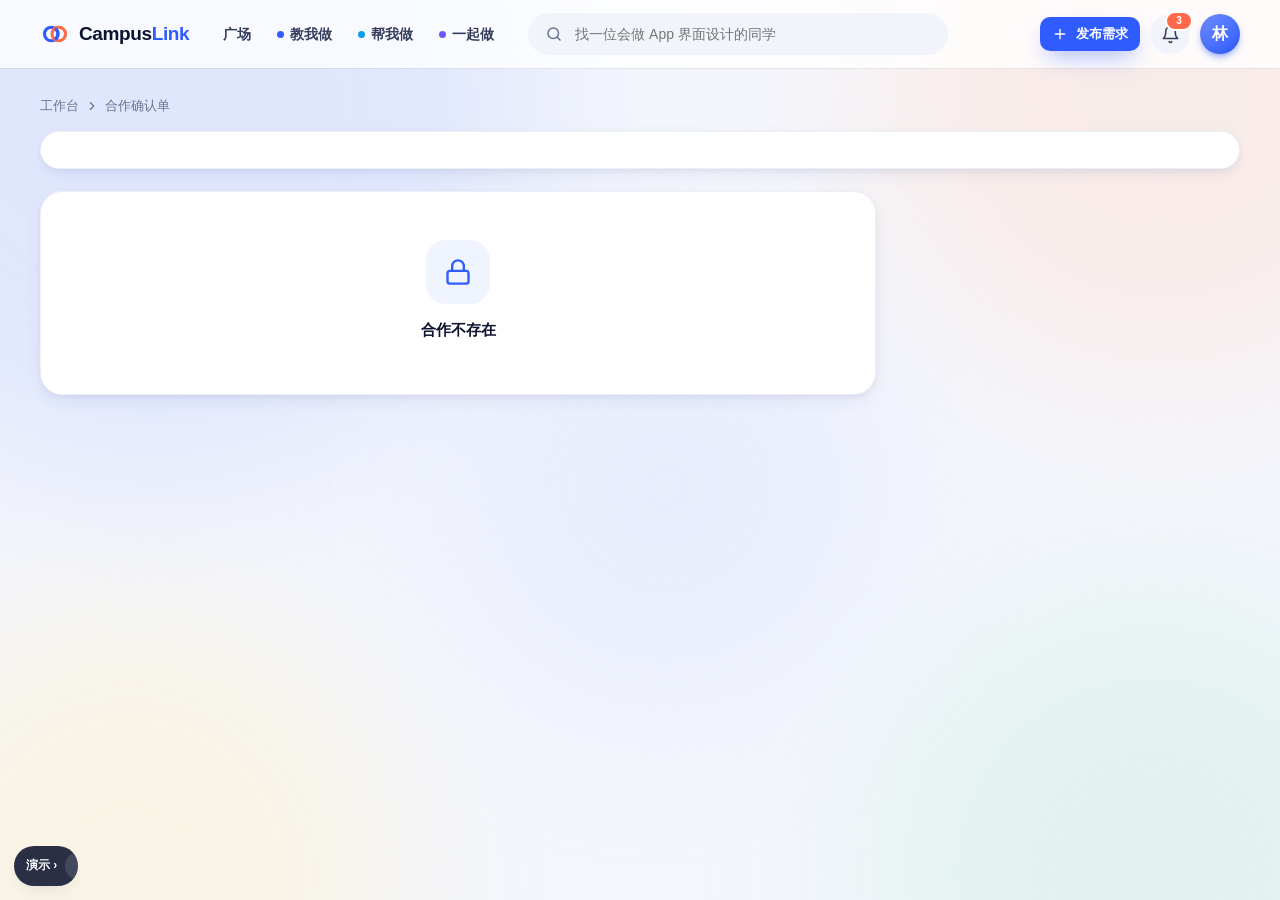
<file: confirm.html>
<!doctype html>
<html lang="zh-CN">
<head>
<meta charset="utf-8"><meta name="viewport" content="width=device-width, initial-scale=1">
<title>合作确认单 · CampusLink</title>
<link rel="stylesheet" href="assets/css/main.css">
<style>
  .life { padding: 18px 24px; margin-bottom: 22px; }
  .doc { padding: 0; overflow: hidden; position: relative; }
  .doc-head { padding: 28px 34px 22px; border-bottom: 1px dashed var(--line); position: relative; background: linear-gradient(180deg, #fbfcff, #fff); }
  .doc-head .no { font-family: var(--font-num); color: var(--muted); font-size: 12px; letter-spacing: .08em; }
  .doc-head h1 { font-size: 26px; font-weight: 900; margin: 6px 0 10px; }
  .doc-sec { padding: 24px 34px; border-bottom: 1px solid var(--line-2); }
  .doc-sec h3 { display: flex; align-items: center; gap: 10px; font-size: 15px; font-weight: 800; margin-bottom: 16px; }
  .doc-sec h3 .n { width: 24px; height: 24px; border-radius: 8px; background: var(--primary); color: #fff; font-family: var(--font-num); font-size: 12px; display: grid; place-items: center; }
  .parties { display: grid; grid-template-columns: 1fr 1fr; gap: 12px; }
  .party { display: flex; gap: 12px; align-items: center; padding: 14px; border-radius: 14px; background: var(--bg); }
  .ro { white-space: pre-line; color: var(--ink-2); line-height: 1.8; }
  .ms-row { display: grid; grid-template-columns: 28px 1fr 150px 36px; gap: 10px; align-items: center; padding: 8px 0; }
  .ms-row .i { width: 24px; height: 24px; border-radius: 50%; background: var(--primary-50); color: var(--primary); font-family: var(--font-num); font-weight: 800; font-size: 12px; display: grid; place-items: center; }
  .li-row { display: flex; gap: 8px; align-items: center; margin-bottom: 8px; }
  .sign { padding: 26px 34px 34px; display: grid; grid-template-columns: 1fr 1fr; gap: 16px; }
  .sig { position: relative; height: 120px; border-radius: 16px; border: 1.5px dashed var(--line); display: flex; flex-direction: column; justify-content: flex-end; padding: 14px 16px; overflow: hidden; }
  .sig .who { font-size: 13px; color: var(--muted); }
  .stamp { position: absolute; right: 16px; top: 14px; width: 92px; height: 92px; border-radius: 50%; border: 3px solid var(--primary); color: var(--primary); display: grid; place-items: center; text-align: center; font-weight: 900; font-size: 15px; line-height: 1.2; transform: rotate(-14deg); opacity: .9; }
  .stamp::before { content: ""; position: absolute; inset: 5px; border-radius: 50%; border: 1.5px solid var(--primary); }
  .stamp small { display: block; font-size: 9.5px; font-weight: 600; font-family: var(--font-num); }
  .stamp.anim { animation: stampIn .6s var(--ease-spring) both; }
  @keyframes stampIn { 0% { transform: rotate(-14deg) scale(2.4); opacity: 0; } 60% { transform: rotate(-14deg) scale(.92); opacity: 1; } 100% { transform: rotate(-14deg) scale(1); } }
  .sig .name { font-family: "Kaiti SC", "STKaiti", "KaiTi", serif; font-size: 28px; color: var(--ink); }
  .sig.wait { background: repeating-linear-gradient(-45deg, #fafbfe, #fafbfe 10px, #f4f6fb 10px, #f4f6fb 20px); }
  .status-card { padding: 22px; }
  .mem { display: flex; align-items: center; gap: 10px; padding: 10px 0; }
  .mem .st { margin-left: auto; }
  .warn { padding: 12px 14px; border-radius: 12px; background: #fff7e6; color: #a86b00; font-size: 12.5px; display: flex; gap: 8px; }
  .warn svg { width: 16px; height: 16px; flex: none; margin-top: 2px; }
  .editing .doc-sec { background: #fcfdff; }
  .edit-flag { position: absolute; right: 30px; top: 28px; }
  @media (max-width: 760px) { .parties, .sign { grid-template-columns: 1fr; } .ms-row { grid-template-columns: 28px 1fr; } }
</style>
</head>
<body>
<main class="page">
  <div class="container">
    <div class="breadcrumb"><a href="dashboard.html">工作台</a><span data-ic="chevronRight"></span><span>合作确认单</span></div>
    <div class="card life" id="life"></div>
    <div class="layout-side">
      <article class="card doc" id="doc"></article>
      <aside class="col gap-16 sticky" id="side"></aside>
    </div>
  </div>
</main>
<script src="assets/js/config.js"></script>
<script src="assets/js/mock-data.js"></script>
<script src="assets/js/api.js"></script>
<script src="assets/js/ui.js"></script>
<script>
(async function () {
  const U = CL.ui; const { $, $$, qs, icon, esc, avatar, modeBadge, statusBadge, fmtDate, timeAgo, toast, MODES } = U;
  await U.mountHeader({});
  const me = await U.requireLogin();
  U.hydrate();
  const cid = qs('id');
  let c, editing = false, ag, justSigned = false;

  async function load() { c = await CL.api.collabs.get(cid); ag = JSON.parse(JSON.stringify(c.agreement)); render(); }

  const PAY = { offline: '线下自行结算', platform: '平台担保支付（即将上线）', none: '无金钱报酬' };
  const IP = { initiator: '归发起方所有', shared: '双方共同所有', executor: '归执行方所有，发起方获得使用权' };
  const PRICE_T = { fixed: '一口价', hourly: '按小时', per_session: '按次', credit: '学分 / 综测加分', free: '免费 / 互助', negotiable: '面议' };

  function lifecycle() {
    const steps = [['check', '录用'], ['clipboard', '确认合作单'], ['chat', '协作中'], ['flag', '结项验收'], ['star', '互评']];
    const idx = { confirming: 1, active: 2, delivered: 3, completed: 4, cancelled: 1 }[c.status];
    $('#life').innerHTML = `<div class="stepper">${steps.map(([ic, t], i) => `<div class="step ${i < idx ? 'done' : i === idx ? 'active' : ''}"><span class="n">${i < idx ? icon('check') : icon(ic)}</span>${t}</div>${i < steps.length - 1 ? `<div class="step-line ${i < idx ? 'done' : ''}"></div>` : ''}`).join('')}</div>`;
  }

  function field(label, view, edit) { return `<div class="field"><label class="text-muted" style="font-weight:600;font-size:12.5px">${label}</label>${editing ? edit : `<div class="fw-600">${view}</div>`}</div>`; }
  function render() {
    lifecycle();
    U.setTitle('合作确认单');
    const canEdit = c.status === 'confirming';
    const myRole = c.roles?.[me.id] || '';
    $('#doc').className = 'card doc' + (editing ? ' editing' : '');
    $('#doc').innerHTML = `
      <div class="doc-head">
        <div class="no">NO. CL-${c.id.toUpperCase()} · 版本 v${c.agreementVersion}</div>
        ${editing ? `<input class="input mt-8" style="font-size:20px;font-weight:800;height:52px" data-f="title" value="${esc(ag.title)}">` : `<h1>${esc(ag.title)}</h1>`}
        <div class="row gap-8 mt-8">${modeBadge(c.mode)}${statusBadge('collab', c.status)}<span class="text-xs text-muted">创建于 ${fmtDate(c.createdAt, true)}</span></div>
        ${editing ? `<span class="badge badge-amber edit-flag">${icon('edit')}编辑中</span>` : ''}
      </div>
      <div class="doc-sec"><h3><span class="n">1</span>合作双方</h3>
        <div class="parties">${c.members.map((m) => `<div class="party">${avatar(m, 'md')}<div class="grow"><b>${esc(m.name)}</b>${m.id === me.id ? '<span class="text-xs text-primary">（我）</span>' : ''}<div class="text-xs text-muted">${esc(m.school)} · ${esc(m.major)}</div></div><span class="tag tag-sm tag-blue">${esc(m.role || '')}</span></div>`).join('')}</div>
        ${c.post ? `<div class="text-xs text-muted mt-12">来源需求：<a class="text-primary" href="post.html?id=${c.post.id}">${esc(c.post.title)}</a></div>` : ''}
      </div>
      <div class="doc-sec"><h3><span class="n">2</span>合作内容</h3>
        ${field('工作范围 / 合作内容', `<div class="ro" style="font-weight:400">${esc(ag.scope) || '<span class="text-muted">未填写</span>'}</div>`, `<textarea class="textarea" data-f="scope" rows="4">${esc(ag.scope)}</textarea>`)}
        <div class="mt-16">${field('交付物 / 成果', ag.deliverables.length ? `<ul class="col gap-6" style="font-weight:500">${ag.deliverables.map((d) => `<li class="row gap-8">${icon('check').replace('<svg', '<svg style="width:16px;color:var(--mint)"')}${esc(d)}</li>`).join('')}</ul>` : '<span class="text-muted">未填写</span>',
          `<div id="delivList">${ag.deliverables.map((d, i) => `<div class="li-row"><input class="input" data-li="${i}" value="${esc(d)}"><button type="button" class="icon-btn" data-lrm="${i}" style="width:36px;height:36px">${icon('x')}</button></div>`).join('')}</div><button type="button" class="btn btn-soft btn-sm" id="addDeliv" style="align-self:flex-start">${icon('plus')}添加交付物</button>`)}</div>
        ${c.mode === 'teach' ? `<div class="form-grid mt-16">${field('每次时长', `${ag.sessionMinutes || '-'} 分钟`, `<input class="input" type="number" data-f="sessionMinutes" value="${ag.sessionMinutes || ''}">`)}${field('次数', `${ag.sessions || '-'} 次`, `<input class="input" type="number" data-f="sessions" value="${ag.sessions || ''}">`)}</div>` : ''}
      </div>
      <div class="doc-sec"><h3><span class="n">3</span>时间与里程碑</h3>
        <div class="form-grid">${field('开始日期', fmtDate(ag.startDate), `<input class="input" type="date" data-f="startDate" value="${(ag.startDate || '').slice(0, 10)}">`)}${field('截止日期', fmtDate(ag.endDate), `<input class="input" type="date" data-f="endDate" value="${(ag.endDate || '').slice(0, 10)}">`)}</div>
        <div class="mt-16"><label class="text-muted" style="font-weight:600;font-size:12.5px">里程碑</label>
          ${editing ? `<div id="msList">${ag.milestones.map((m, i) => `<div class="ms-row"><span class="i">${i + 1}</span><input class="input" data-ms="${i}.title" value="${esc(m.title)}" placeholder="节点名称"><input class="input" type="date" data-ms="${i}.due" value="${(m.due || '').slice(0, 10)}"><button type="button" class="icon-btn" data-msrm="${i}" style="width:36px;height:36px">${icon('x')}</button></div>`).join('')}</div><button type="button" class="btn btn-soft btn-sm mt-8" id="addMs">${icon('plus')}添加里程碑</button>`
            : ag.milestones.length ? ag.milestones.map((m, i) => `<div class="ms-row"><span class="i">${m.done ? icon('check').replace('<svg', '<svg style="width:13px"') : i + 1}</span><span class="fw-600">${esc(m.title)}</span><span class="text-sm text-muted">${fmtDate(m.due)}</span><span></span></div>`).join('') : '<div class="text-muted text-sm mt-8">未设置里程碑（建议至少设置一个中期检查点）</div>'}
        </div>
      </div>
      <div class="doc-sec"><h3><span class="n">4</span>报酬与结算</h3>
        <div class="form-grid">
          ${field('报酬方式', `${PRICE_T[ag.price.type] || ag.price.type}${['fixed', 'hourly', 'per_session'].includes(ag.price.type) ? ` · <span class="num" style="font-size:18px">¥${ag.price.amount}</span>` : ''}`, `<div class="row gap-8"><select class="select" data-f="price.type" style="width:150px">${Object.entries(PRICE_T).map(([k, n]) => `<option value="${k}" ${ag.price.type === k ? 'selected' : ''}>${n}</option>`).join('')}</select><div class="input-group grow"><input class="input" type="number" data-f="price.amount" value="${ag.price.amount || ''}" style="padding-left:14px"><span class="suffix">元</span></div></div>`)}
          ${field('结算方式', PAY[ag.paymentMethod] || ag.paymentMethod, `<select class="select" data-f="paymentMethod">${Object.entries(PAY).map(([k, n]) => `<option value="${k}" ${ag.paymentMethod === k ? 'selected' : ''} ${k === 'platform' ? 'disabled' : ''}>${n}</option>`).join('')}</select>`)}
          ${c.mode === 'help' ? field('免费修改次数', `${ag.revisions} 次`, `<input class="input" type="number" min="0" data-f="revisions" value="${ag.revisions}">`) : ''}
          <div class="${c.mode === 'help' ? '' : 'full'}">${field('结算 / 分配说明', esc(ag.paymentNote) || '<span class="text-muted">—</span>', `<input class="input" data-f="paymentNote" value="${esc(ag.paymentNote)}" placeholder="如：定稿后转账；奖金按贡献平分">`)}</div>
        </div>
      </div>
      <div class="doc-sec"><h3><span class="n">5</span>其他约定</h3>
        <div class="form-grid">
          ${field('成果归属', IP[ag.ipOwnership], `<select class="select" data-f="ipOwnership">${Object.entries(IP).map(([k, n]) => `<option value="${k}" ${ag.ipOwnership === k ? 'selected' : ''}>${n}</option>`).join('')}</select>`)}
          ${field('沟通方式', esc(ag.communication), `<input class="input" data-f="communication" value="${esc(ag.communication)}">`)}
          ${field('保密要求', ag.confidentiality ? '需保密，不得对外公开过程资料' : '无特别要求', `<label class="row"><span class="switch"><input type="checkbox" data-f="confidentiality" ${ag.confidentiality ? 'checked' : ''}><i></i></span>需要保密</label>`)}
          <div class="full">${field('补充条款', esc(ag.extraTerms) || '<span class="text-muted">—</span>', `<textarea class="textarea" data-f="extraTerms" rows="3" placeholder="例如：署名顺序、违约处理、交付格式……">${esc(ag.extraTerms)}</textarea>`)}</div>
        </div>
      </div>
      <div class="sign">${c.members.map((m) => { const t = c.confirmations[m.id]; return `<div class="sig ${t ? '' : 'wait'}"><div class="name">${t ? esc(m.name) : ''}</div><div class="who">${esc(m.role || '')} · ${esc(m.name)}${t ? ` · ${fmtDate(t, true)}` : ' · 待确认'}</div>${t ? `<div class="stamp ${justSigned && m.id === me.id ? 'anim' : ''}"><div>已确认<small>v${c.agreementVersion}</small><small>${fmtDate(t).slice(2)}</small></div></div>` : ''}</div>`; }).join('')}</div>`;

    // 侧栏
    const mineOk = !!c.confirmations[me.id];
    const allOk = c.members.every((m) => c.confirmations[m.id]);
    $('#side').innerHTML = `
      <div class="card status-card">
        <div class="section-title"><h3>${icon('clipboard')}确认状态</h3><span class="badge badge-blue">v${c.agreementVersion}</span></div>
        ${c.members.map((m) => `<div class="mem">${avatar(m, 'sm', { verified: false })}<div><b class="text-sm">${esc(m.name)}</b><div class="text-xs text-muted">${esc(m.role || '')}</div></div><span class="st">${c.confirmations[m.id] ? `<span class="badge badge-mint">${icon('check')}已确认</span>` : '<span class="badge badge-amber">待确认</span>'}</span></div>`).join('')}
        <div class="mt-16">${
          c.status === 'cancelled' ? `<div class="warn">${icon('alert')}合作已取消${c.cancelReason ? '：' + esc(c.cancelReason) : ''}</div>` :
          c.status !== 'confirming' ? `<a class="btn btn-primary btn-block btn-lg" href="workspace.html?id=${c.id}">${icon('chat')}进入协作空间</a><p class="text-xs text-muted mt-8" style="text-align:center">合作已于 ${fmtDate(c.startedAt, true)} 开始，合作单已锁定</p>` :
          editing ? `<button class="btn btn-primary btn-block btn-lg" id="saveAg">${icon('check')}保存修改</button><button class="btn btn-ghost btn-block mt-8" id="cancelEdit">放弃修改</button><div class="warn mt-12">${icon('alert')}保存后版本号 +1，所有人的确认都会失效，需要重新确认。</div>` :
          mineOk ? `<button class="btn btn-ghost btn-block btn-lg" disabled>${icon('check')}我已确认，等待对方</button><button class="btn btn-text btn-block mt-8" id="editAg">${icon('edit')}发起修改</button>` :
          `<button class="btn btn-primary btn-block btn-lg" id="confirmAg">${icon('pen')}确认合作单 v${c.agreementVersion}</button><button class="btn btn-ghost btn-block mt-8" id="editAg">${icon('edit')}修改内容</button><p class="text-xs text-muted mt-12">点击确认即表示你同意以上全部条款。${allOk ? '' : '双方都确认后，合作正式开始并开放协作空间。'}</p>`
        }</div>
      </div>
      ${c.status === 'confirming' ? `<div class="card card-pad-sm"><div class="text-sm fw-700 row gap-6">${icon('info')}确认前请注意</div><ul class="text-xs text-muted mt-8 col gap-6"><li>· 交付物与截止时间是否具体、可验收？</li><li>· 报酬金额与结算时间是否写清楚？</li><li>· 如需多轮修改，是否约定了次数？</li></ul><button class="btn btn-text btn-sm mt-12" id="cancelCollab" style="color:var(--red)">${icon('x')}取消这次合作</button></div>` : ''}
      ${c.status !== 'confirming' && c.status !== 'cancelled' ? `<a class="btn btn-ghost btn-block" href="#" onclick="print();return false">${icon('download')}打印 / 导出 PDF</a>` : ''}`;
    bind();
    U.hydrate();
  }

  function bind() {
    // 编辑态数据绑定
    $$('[data-f]').forEach((n) => (n.oninput = n.onchange = () => { const path = n.dataset.f.split('.'); let o = ag; while (path.length > 1) o = o[path.shift()]; o[path[0]] = n.type === 'checkbox' ? n.checked : n.type === 'number' ? +n.value : n.value; }));
    $$('[data-li]').forEach((n) => (n.oninput = () => (ag.deliverables[+n.dataset.li] = n.value)));
    $$('[data-lrm]').forEach((b) => (b.onclick = () => { ag.deliverables.splice(+b.dataset.lrm, 1); render(); }));
    $('#addDeliv') && ($('#addDeliv').onclick = () => { ag.deliverables.push(''); render(); });
    $$('[data-ms]').forEach((n) => (n.oninput = n.onchange = () => { const [i, k] = n.dataset.ms.split('.'); ag.milestones[+i][k] = n.value; }));
    $$('[data-msrm]').forEach((b) => (b.onclick = () => { ag.milestones.splice(+b.dataset.msrm, 1); render(); }));
    $('#addMs') && ($('#addMs').onclick = () => { ag.milestones.push({ id: 'm' + Date.now(), title: '', due: '', done: false }); render(); });

    $('#editAg') && ($('#editAg').onclick = () => { editing = true; render(); scrollTo({ top: 0, behavior: 'smooth' }); });
    $('#cancelEdit') && ($('#cancelEdit').onclick = () => { editing = false; ag = JSON.parse(JSON.stringify(c.agreement)); render(); });
    $('#saveAg') && ($('#saveAg').onclick = async () => {
      ag.deliverables = ag.deliverables.map((s) => s.trim()).filter(Boolean); ag.milestones = ag.milestones.filter((m) => m.title.trim());
      if (!ag.title.trim()) return toast('请填写合作名称', 'error');
      if (ag.endDate && ag.startDate && ag.endDate < ag.startDate) return toast('截止日期不能早于开始日期', 'error');
      try { c = await CL.api.collabs.updateAgreement(c.id, ag, c.agreementVersion); ag = JSON.parse(JSON.stringify(c.agreement)); editing = false; toast(`已保存为 v${c.agreementVersion}，请双方重新确认`); render(); }
      catch (e) { toast(e.message, 'error'); if (e.code === 1302) load(); }
    });
    $('#confirmAg') && ($('#confirmAg').onclick = async () => {
      if (!(await U.confirmDialog({ title: `确认合作单 v${c.agreementVersion}？`, text: '确认后表示你同意全部条款。如果对方之后修改内容，你需要重新确认。', okText: '确认' }))) return;
      try { c = await CL.api.collabs.confirm(c.id, c.agreementVersion); justSigned = true; render(); toast(c.status === 'active' ? '双方已确认，合作正式开始！' : '已确认，等待对方确认'); if (c.status === 'active') setTimeout(() => (location.href = 'workspace.html?id=' + c.id), 1800); }
      catch (e) { toast(e.message, 'error'); load(); }
    });
    $('#cancelCollab') && ($('#cancelCollab').onclick = async () => { if (await U.confirmDialog({ title: '取消这次合作？', text: '取消后对方会收到通知，原需求会重新开放招募。', okText: '取消合作', danger: true })) { await CL.api.collabs.cancel(c.id, '发起人取消'); toast('已取消'); load(); } });
  }

  try { await load(); } catch (e) { $('#doc').innerHTML = U.emptyState('lock', e.message || '无法访问'); }
  // 对方在其它标签页操作时自动刷新
  CL.api.realtime.subscribe(cid, (e) => { if (!editing && (e.type === 'refresh' || e.type === 'collab')) load(); });
})();
</script>
</body>
</html>
</file>
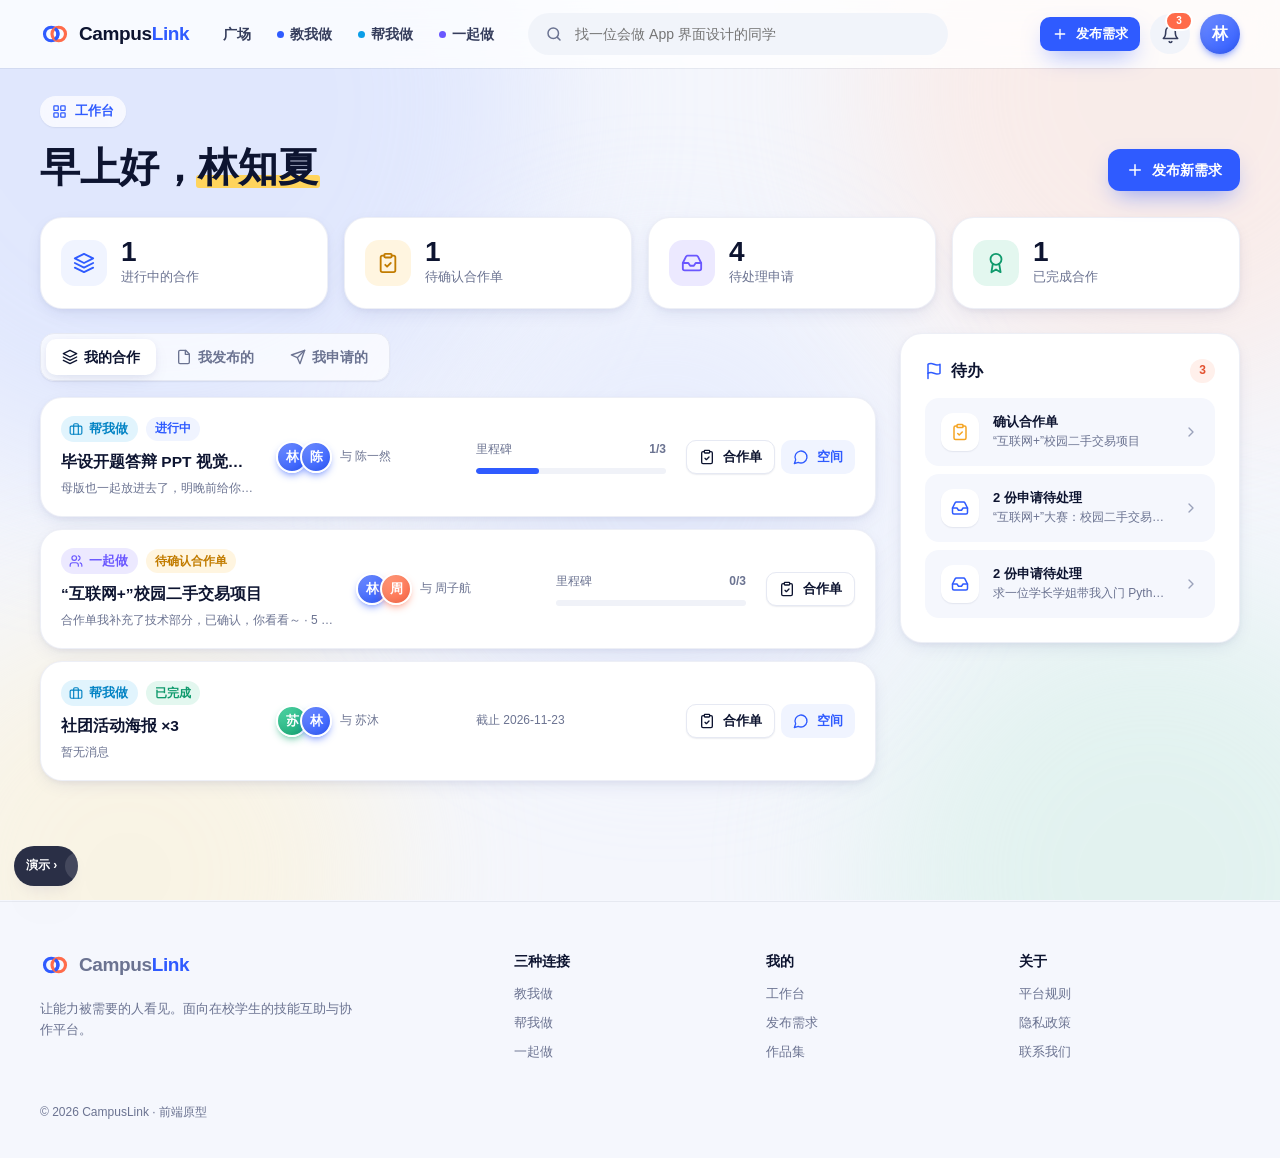
<file: dashboard.html>
<!doctype html>
<html lang="zh-CN">
<head>
<meta charset="utf-8"><meta name="viewport" content="width=device-width, initial-scale=1">
<title>我的工作台 · CampusLink</title>
<link rel="stylesheet" href="assets/css/main.css">
<style>
  .dash-hero { display: flex; justify-content: space-between; align-items: flex-end; gap: 20px; flex-wrap: wrap; margin-bottom: 26px; }
  .kpis { display: grid; grid-template-columns: repeat(4, 1fr); gap: 16px; margin-bottom: 24px; }
  .kpi { padding: 20px; display: flex; gap: 14px; align-items: center; }
  .kpi .ic { width: 46px; height: 46px; border-radius: 14px; display: grid; place-items: center; flex: none; }
  .kpi .ic svg { width: 22px; height: 22px; }
  .kpi b { font-family: var(--font-num); font-size: 28px; font-weight: 800; line-height: 1; }
  .todo { display: flex; align-items: center; gap: 14px; padding: 14px 16px; border-radius: 14px; background: var(--bg); transition: .2s; }
  .todo:hover { background: var(--primary-50); }
  .todo .ic { width: 38px; height: 38px; border-radius: 12px; background: #fff; display: grid; place-items: center; flex: none; box-shadow: var(--sh-1); }
  .todo .ic svg { width: 18px; height: 18px; }
  .row-card { padding: 18px 20px; display: grid; grid-template-columns: minmax(0, 1fr) 180px 190px auto; gap: 20px; align-items: center; }
  .prog { height: 6px; border-radius: 6px; background: var(--line-2); overflow: hidden; }
  .prog i { display: block; height: 100%; background: var(--primary); border-radius: 6px; }
  @media (max-width: 1000px) { .kpis { grid-template-columns: 1fr 1fr; } .row-card { grid-template-columns: 1fr; } }
</style>
</head>
<body>
<main class="page">
  <div class="container">
    <div class="dash-hero">
      <div><span class="eyebrow" data-ic="grid">工作台</span><h1 class="h1 mt-16" id="hello"></h1></div>
      <a class="btn btn-primary" href="publish.html" data-ic="plus">发布新需求</a>
    </div>
    <div class="kpis" id="kpis"></div>
    <div class="layout-side">
      <section>
        <div class="tabs" id="dTabs"><button data-tab="collabs" class="active" data-ic="layers">我的合作</button><button data-tab="posts" data-ic="file">我发布的</button><button data-tab="apps" data-ic="send">我申请的</button></div>
        <div class="col gap-12 mt-16" id="pane"></div>
      </section>
      <aside class="card card-pad sticky">
        <div class="section-title"><h3 data-ic="flag">待办</h3><span class="badge badge-coral" id="todoCnt"></span></div>
        <div class="col gap-8" id="todos"></div>
      </aside>
    </div>
  </div>
</main>
<script src="assets/js/config.js"></script>
<script src="assets/js/mock-data.js"></script>
<script src="assets/js/api.js"></script>
<script src="assets/js/ui.js"></script>
<script>
(async function () {
  const U = CL.ui; const { $, $$, icon, esc, avatar, modeBadge, statusBadge, timeAgo, fmtDate, emptyState, tabs, qs, countUp } = U;
  await U.mountHeader({});
  const me = await U.requireLogin();
  U.hydrate();
  const h = new Date().getHours();
  $('#hello').innerHTML = `${h < 11 ? '早上好' : h < 14 ? '中午好' : h < 18 ? '下午好' : '晚上好'}，<span class="hl">${esc(me.name)}</span>`;

  const [collabs, posts, apps] = await Promise.all([CL.api.collabs.mine(), CL.api.posts.mine(), CL.api.applications.mine()]);
  const reviewState = await Promise.all(collabs.filter((c) => c.status === 'completed').map(async (c) => ({ c, r: await CL.api.reviews.forCollab(c.id) })));

  // 待办
  const todos = [];
  collabs.filter((c) => c.status === 'confirming' && !c.confirmations[me.id]).forEach((c) => todos.push(['clipboard', 'var(--amber)', '确认合作单', c.title, `confirm.html?id=${c.id}`]));
  collabs.filter((c) => c.status === 'delivered' && !c.completeRequests[me.id]).forEach((c) => todos.push(['flag', 'var(--coral)', '对方申请结项，待你验收', c.title, `workspace.html?id=${c.id}`]));
  posts.filter((p) => p.pendingCount).forEach((p) => todos.push(['inbox', 'var(--primary)', `${p.pendingCount} 份申请待处理`, p.title, `applicants.html?post=${p.id}`]));
  reviewState.filter(({ r }) => r.pendingFor.length).forEach(({ c }) => todos.push(['star', '#f5b301', '合作已完成，去评价', c.title, `review.html?id=${c.id}`]));
  $('#todoCnt').textContent = todos.length || ''; $('#todoCnt').classList.toggle('hidden', !todos.length);
  $('#todos').innerHTML = todos.length ? todos.map(([ic, c, t, s, l]) => `<a class="todo" href="${l}"><span class="ic" style="color:${c}">${icon(ic)}</span><div class="grow"><div class="fw-700 text-sm">${t}</div><div class="text-xs text-muted ellipsis">${esc(s)}</div></div>${icon('chevronRight').replace('<svg', '<svg style="width:16px;color:var(--muted-2)"')}</a>`).join('') : emptyState('check', '全部处理完啦', '');

  // KPI
  const K = [['layers', 'var(--primary)', 'var(--primary-50)', collabs.filter((c) => ['active', 'delivered'].includes(c.status)).length, '进行中的合作'], ['clipboard', '#c27c00', '#fff5e0', collabs.filter((c) => c.status === 'confirming').length, '待确认合作单'], ['inbox', 'var(--together)', 'var(--together-bg)', posts.reduce((s, p) => s + (p.pendingCount || 0), 0), '待处理申请'], ['award', '#0f9a6c', 'var(--mint-bg)', collabs.filter((c) => c.status === 'completed').length, '已完成合作']];
  $('#kpis').innerHTML = K.map(([ic, c, bg, n, t], i) => `<div class="card kpi reveal" style="--d:${i * 0.06}s"><span class="ic" style="color:${c};background:${bg}">${icon(ic)}</span><div><b data-n="${n}">0</b><div class="text-sm text-muted">${t}</div></div></div>`).join('');
  $$('[data-n]').forEach((n) => countUp(n, +n.dataset.n, { dur: 800 }));

  const P = {
    collabs: () => collabs.length ? collabs.map((c) => {
      const ms = c.agreement.milestones || []; const done = ms.filter((m) => m.done).length;
      const other = c.members.filter((m) => m.id !== me.id);
      const link = c.status === 'confirming' ? `confirm.html?id=${c.id}` : c.status === 'completed' ? `review.html?id=${c.id}` : `workspace.html?id=${c.id}`;
      return `<div class="card card-hover row-card" onclick="location.href='${link}'">
        <div><div class="row gap-8">${modeBadge(c.mode)}${statusBadge('collab', c.status)}</div><div class="fw-700 mt-8 ellipsis" style="font-size:15.5px">${esc(c.title)}</div><div class="text-xs text-muted mt-4 ellipsis">${c.lastMessage ? esc(c.lastMessage.content || '[文件]') + ' · ' + timeAgo(c.lastMessage.createdAt) : '暂无消息'}</div></div>
        <div class="row gap-8"><div class="avatar-stack">${c.members.map((m) => avatar(m, 'sm', { verified: false })).join('')}</div><div class="text-xs text-muted">与 ${other.map((o) => esc(o.name)).join('、')}</div></div>
        <div>${ms.length ? `<div class="row-between text-xs text-muted mb-8"><span>里程碑</span><b>${done}/${ms.length}</b></div><div class="prog"><i style="width:${(done / ms.length) * 100}%"></i></div>` : `<div class="text-xs text-muted">截止 ${fmtDate(c.agreement.endDate)}</div>`}</div>
        <div class="row gap-6"><a class="btn btn-ghost btn-sm" href="confirm.html?id=${c.id}" onclick="event.stopPropagation()">${icon('clipboard')}合作单</a>${['active', 'delivered', 'completed'].includes(c.status) ? `<a class="btn btn-soft btn-sm" href="workspace.html?id=${c.id}" onclick="event.stopPropagation()">${icon('chat')}空间</a>` : ''}</div>
      </div>`;
    }).join('') : `<div class="card">${emptyState('layers', '还没有合作', '去广场看看，或者发布你的第一个需求', '<a class="btn btn-primary" href="explore.html">去广场</a>')}</div>`,
    posts: () => posts.length ? posts.map((p) => `<div class="card card-hover row-card" style="grid-template-columns:minmax(0,1fr) 140px 120px auto" onclick="location.href='post.html?id=${p.id}'">
        <div><div class="row gap-8">${modeBadge(p.mode)}${statusBadge('post', p.status)}</div><div class="fw-700 mt-8 ellipsis" style="font-size:15.5px">${esc(p.title)}</div><div class="text-xs text-muted mt-4">${timeAgo(p.createdAt)}发布 · ${p.viewCount} 浏览</div></div>
        <div class="text-sm"><b class="num" style="font-size:20px">${p.applicantCount}</b> <span class="text-muted">人申请</span></div>
        <div>${p.pendingCount ? `<span class="badge badge-coral">${p.pendingCount} 待处理</span>` : '<span class="text-xs text-muted">无待处理</span>'}</div>
        <a class="btn btn-primary btn-sm" href="applicants.html?post=${p.id}" onclick="event.stopPropagation()">${icon('users')}管理申请</a></div>`).join('') : `<div class="card">${emptyState('file', '还没有发布需求', '', '<a class="btn btn-primary" href="publish.html">发布需求</a>')}</div>`,
    apps: () => apps.length ? apps.map((a) => `<div class="card card-hover row-card" style="grid-template-columns:minmax(0,1fr) 160px auto" onclick="location.href='post.html?id=${a.postId}'">
        <div><div class="row gap-8">${modeBadge(a.post?.mode)}${statusBadge('application', a.status)}${a.role ? `<span class="tag tag-sm">${esc(a.role)}</span>` : ''}</div><div class="fw-700 mt-8 ellipsis" style="font-size:15.5px">${esc(a.post?.title)}</div><div class="text-xs text-muted mt-4 ellipsis">我的留言：${esc(a.message)}</div></div>
        <div class="row gap-8">${avatar(a.post?.author, 'sm')}<div class="text-xs"><b>${esc(a.post?.author?.name)}</b><div class="text-muted">${timeAgo(a.createdAt)}申请</div></div></div>
        <div>${a.collabId ? `<a class="btn btn-primary btn-sm" href="confirm.html?id=${a.collabId}" onclick="event.stopPropagation()">${icon('clipboard')}进入合作</a>` : `<a class="btn btn-ghost btn-sm" href="post.html?id=${a.postId}">查看</a>`}</div></div>`).join('') : `<div class="card">${emptyState('send', '还没有申请过', '', '<a class="btn btn-primary" href="explore.html">去广场看看</a>')}</div>`,
  };
  const show = (k) => { $('#pane').innerHTML = P[k](); $('#pane').classList.remove('stagger'); void $('#pane').offsetWidth; $('#pane').classList.add('stagger'); };
  const t = tabs($('#dTabs'), show); const init = qs('tab') || 'collabs'; t.set(init, false); show(init);
  U.reveal(); U.mountFooter();
})();
</script>
</body>
</html>
</file>
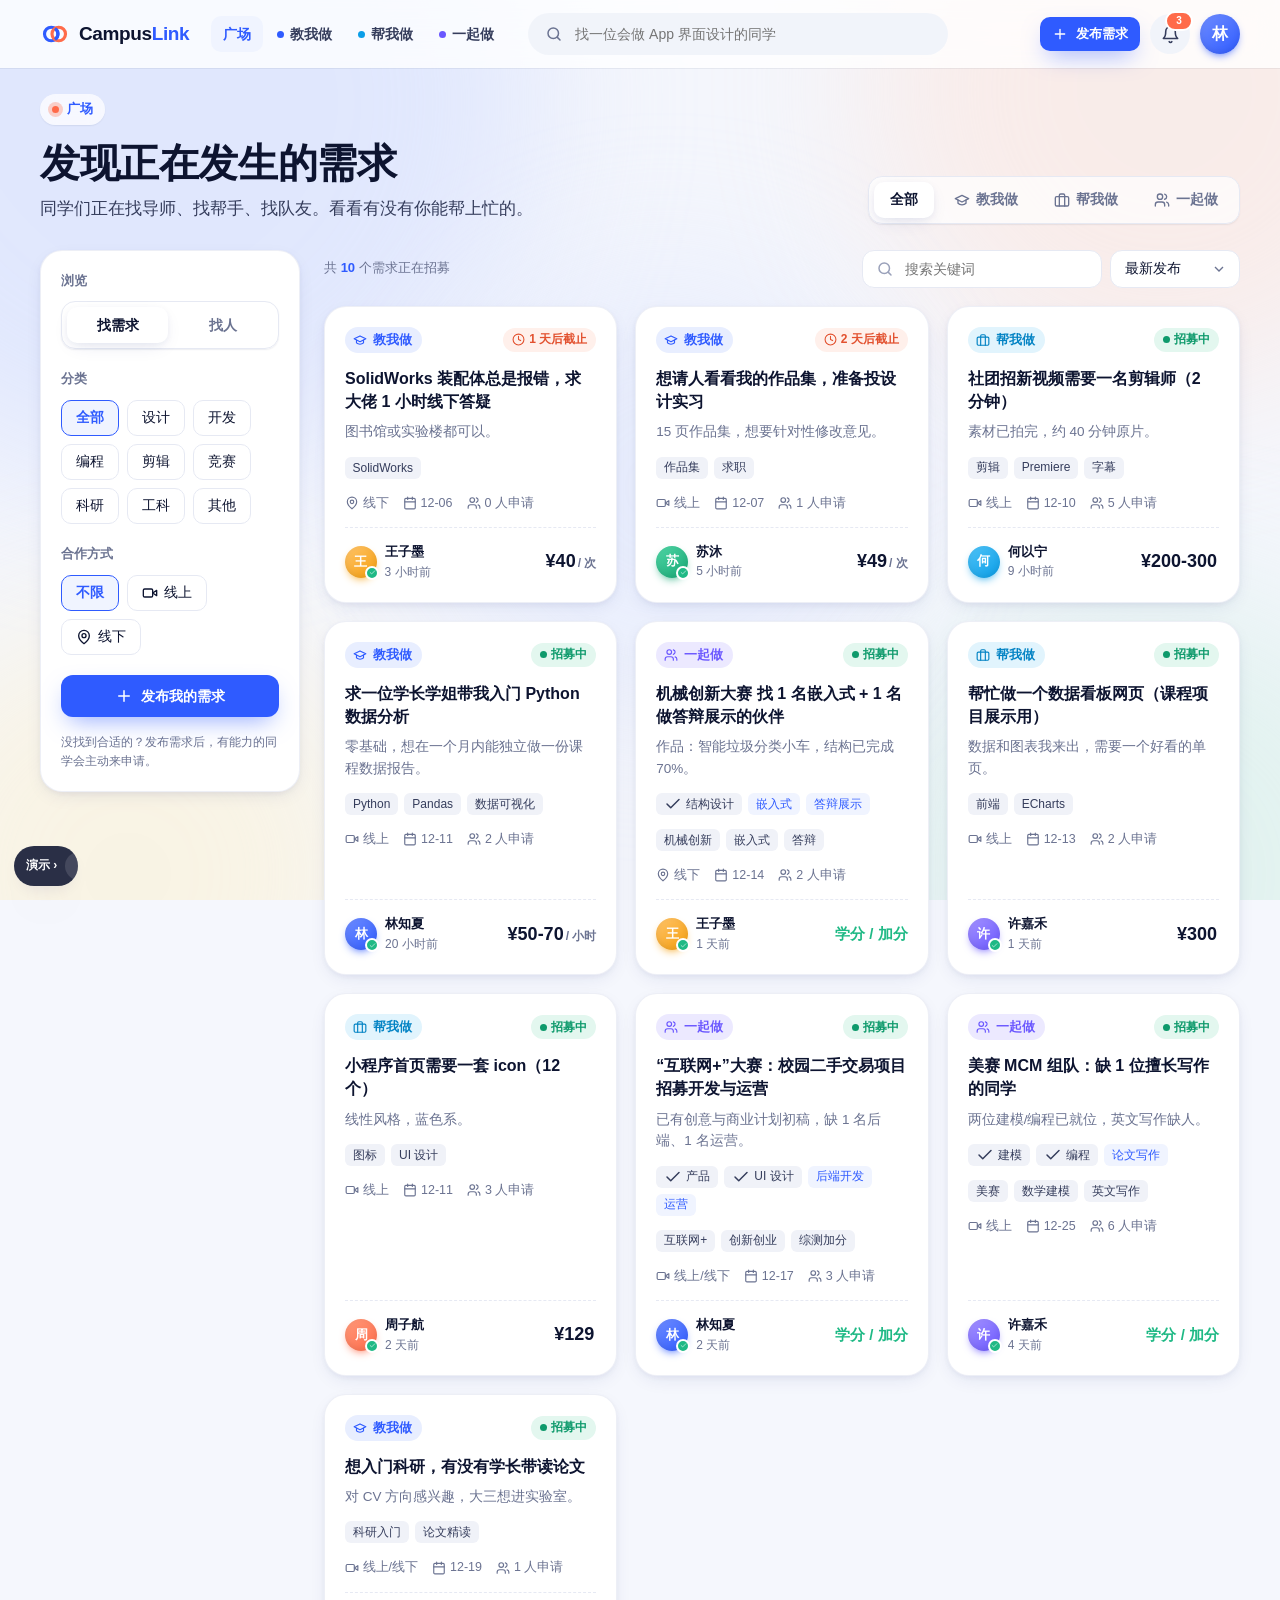
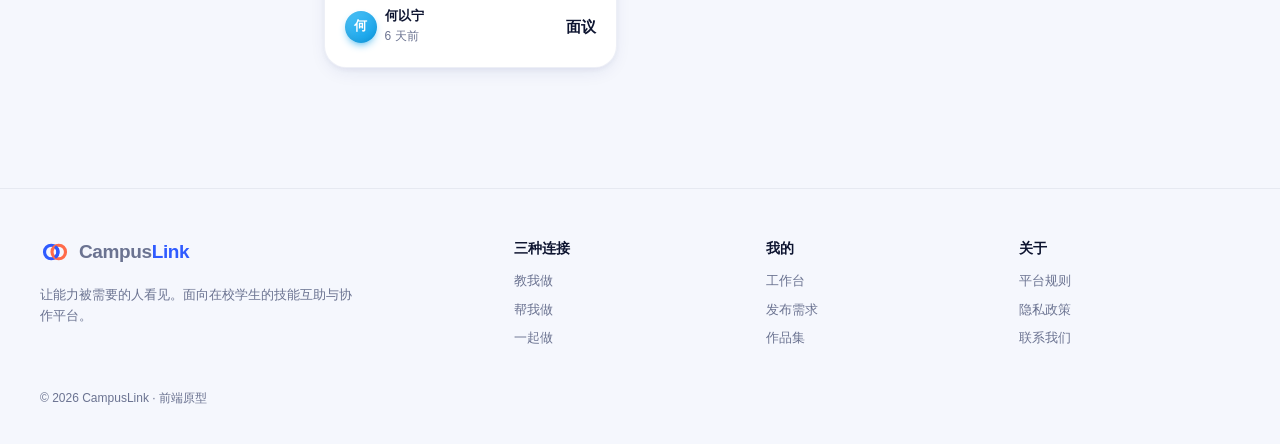
<file: explore.html>
<!doctype html>
<html lang="zh-CN">
<head>
<meta charset="utf-8"><meta name="viewport" content="width=device-width, initial-scale=1">
<title>广场 · CampusLink</title>
<link rel="stylesheet" href="assets/css/main.css">
<style>
  .ex-hero { display: flex; align-items: flex-end; justify-content: space-between; gap: 24px; flex-wrap: wrap; padding: 18px 0 26px; }
  .ex-hero .h1 { margin-top: 14px; }
  .ex-hero .lead { margin-top: 8px; }
  .mode-tabs .ind { background: #fff; }
  .mode-tabs button[data-tab="teach"].active { color: var(--teach); }
  .mode-tabs button[data-tab="help"].active { color: var(--help); }
  .mode-tabs button[data-tab="together"].active { color: var(--together); }
  .toolbar { display: flex; align-items: center; justify-content: space-between; gap: 12px; margin-bottom: 18px; flex-wrap: wrap; }
  .filter-card { padding: 20px; }
  .filter-card h5 { margin: 0 0 10px; font-size: 13px; color: var(--muted); font-weight: 600; }
  .filter-card .grp + .grp { margin-top: 20px; }
  .feed { display: grid; grid-template-columns: repeat(auto-fill, minmax(290px, 1fr)); gap: 18px; }
  .person-card .svc { display: flex; align-items: center; justify-content: space-between; padding: 9px 12px; border-radius: 10px; background: var(--bg); font-size: 13px; }
  .person-card .svc b { font-family: var(--font-num); }
  .mode-banner { border-radius: 22px; padding: 22px 26px; display: flex; gap: 18px; align-items: center; margin-bottom: 22px; background: #fff; box-shadow: var(--sh-1); border: 1px solid var(--line); position: relative; overflow: hidden; }
  .mode-banner .ic { width: 52px; height: 52px; border-radius: 16px; display: grid; place-items: center; color: #fff; flex: none; }
  .mode-banner .ic svg { width: 24px; height: 24px; }
  .mode-banner::after { content: ""; position: absolute; right: -40px; top: -60px; width: 200px; height: 200px; border-radius: 50%; background: var(--mb); opacity: .7; }
</style>
</head>
<body>
<main class="page" style="padding-top:calc(var(--header-h) + 8px)">
  <div class="container">
    <div class="ex-hero">
      <div>
        <span class="eyebrow" id="exEyebrow"></span>
        <h1 class="h1" id="exTitle"></h1>
        <p class="lead" id="exLead"></p>
      </div>
      <div class="col" style="align-items:flex-end;gap:10px">
        <div class="tabs mode-tabs" id="modeTabs">
          <button data-tab="">全部</button>
          <button data-tab="teach" data-ic="teach">教我做</button>
          <button data-tab="help" data-ic="help">帮我做</button>
          <button data-tab="together" data-ic="together">一起做</button>
        </div>
      </div>
    </div>

    <div class="layout-side-l">
      <aside class="card filter-card sticky" id="filters">
        <div class="grp"><h5>浏览</h5><div class="tabs" id="kindTabs" style="display:flex"><button data-tab="posts" class="active" style="flex:1;justify-content:center">找需求</button><button data-tab="people" style="flex:1;justify-content:center">找人</button></div></div>
        <div class="grp" data-only="posts"><h5>分类</h5><div class="choice-group" id="catGroup"></div></div>
        <div class="grp" data-only="posts"><h5>合作方式</h5><div class="choice-group">
          <label class="choice"><input type="radio" name="location" value="" checked><span>不限</span></label>
          <label class="choice"><input type="radio" name="location" value="online"><span data-ic="video">线上</span></label>
          <label class="choice"><input type="radio" name="location" value="offline"><span data-ic="mapPin">线下</span></label>
        </div></div>
        <div class="grp"><a class="btn btn-primary btn-block" href="publish.html" data-ic="plus">发布我的需求</a></div>
        <p class="text-xs text-muted mt-16">没找到合适的？发布需求后，有能力的同学会主动来申请。</p>
      </aside>

      <section>
        <div id="modeBanner"></div>
        <div class="toolbar">
          <div class="text-muted text-sm" id="resultCount"></div>
          <div class="row gap-8">
            <div class="input-group" style="width:240px"><span data-ic="search"></span><input class="input" id="q" placeholder="搜索关键词" style="height:38px"></div>
            <select class="select" id="sort" style="height:38px;width:130px"><option value="latest">最新发布</option><option value="hot">最多浏览</option><option value="deadline">即将截止</option></select>
          </div>
        </div>
        <div class="feed" id="feed"></div>
      </section>
    </div>
  </div>
</main>
<script src="assets/js/config.js"></script>
<script src="assets/js/mock-data.js"></script>
<script src="assets/js/api.js"></script>
<script src="assets/js/ui.js"></script>
<script>
(async function () {
  const { $, $$, qs, icon, tabs, postCard, avatar, esc, emptyState, MODES, fmtBudget, hydrate } = CL.ui;
  const state = { mode: qs('mode') || '', kind: qs('kind') || 'posts', q: qs('q') || '', category: '', location: '', sort: 'latest' };
  await CL.ui.mountHeader({ active: state.mode || 'explore' });
  hydrate();

  const CATS = ['全部', '设计', '开发', '编程', '剪辑', '竞赛', '科研', '工科', '其他'];
  $('#catGroup').innerHTML = CATS.map((c, i) => `<label class="choice"><input type="radio" name="cat" value="${i ? c : ''}" ${i ? '' : 'checked'}><span>${c}</span></label>`).join('');
  $('#q').value = state.q;

  const COPY = {
    '': ['广场', '发现正在发生的需求', '同学们正在找导师、找帮手、找队友。看看有没有你能帮上忙的。'],
    teach: ['教我做', '找到愿意<span class="hl">教你</span>的人', '学长学姐、研究生和老师，针对你的具体问题 1v1 指导。'],
    help: ['帮我做', '把任务交给<span class="hl">靠谱</span>的同学', '海报、剪辑、代码、数据……看作品下单，合作单约定交付。'],
    together: ['一起做', '找到能力<span class="hl">互补</span>的队友', '比赛、项目、创业——按角色招募，一起拿奖、一起加分。'],
  };
  const BANNER = {
    teach: ['var(--teach)', 'var(--teach-bg)', '发布“教我做”需求', '写清楚你想学什么、目前水平、希望的时间与方式，导师会带着履历来申请。'],
    help: ['var(--help)', 'var(--help-bg)', '发布“帮我做”需求', '写清交付物、截止时间和预算，执行方会附上相关作品报价。'],
    together: ['var(--together)', 'var(--together-bg)', '发布“一起做”招募', '写明比赛/项目、已有成员和缺少的角色，申请者会按角色报名。'],
  };
  function renderHead() {
    const [eb, title, lead] = COPY[state.mode];
    $('#exEyebrow').innerHTML = state.mode ? `${icon(MODES[state.mode].icon)}${eb}` : `<span class="dot dot-pulse" style="color:var(--coral)"></span>${eb}`;
    $('#exEyebrow').style.color = state.mode ? MODES[state.mode].color : '';
    $('#exTitle').innerHTML = title; $('#exLead').textContent = lead;
    const b = BANNER[state.mode];
    $('#modeBanner').innerHTML = b && state.kind === 'posts' ? `<div class="mode-banner" style="--mb:${b[1]}"><span class="ic" style="background:${b[0]}">${icon(MODES[state.mode].icon)}</span><div class="grow"><b>${b[2]}</b><p class="text-sm text-muted mt-4">${b[3]}</p></div><a class="btn btn-dark btn-sm" style="position:relative;z-index:1" href="publish.html?mode=${state.mode}">${icon('plus')}立即发布</a></div>` : '';
    $$('#filters [data-only="posts"]').forEach((n) => n.classList.toggle('hidden', state.kind !== 'posts'));
    $('#sort').classList.toggle('hidden', state.kind !== 'posts');
    CL.ui.setTitle(eb);
  }

  async function load() {
    renderHead();
    const url = new URL(location.href);
    ['mode', 'q', 'kind'].forEach((k) => (state[k] && !(k === 'kind' && state[k] === 'posts') ? url.searchParams.set(k, state[k]) : url.searchParams.delete(k)));
    history.replaceState(null, '', url);
    const feed = $('#feed');
    feed.innerHTML = Array(6).fill('<div class="card skeleton" style="height:270px"></div>').join('');
    if (state.kind === 'posts') {
      const { items, total } = await CL.api.posts.list({ mode: state.mode, q: state.q, category: state.category, location: state.location, sort: state.sort });
      $('#resultCount').innerHTML = `共 <b class="text-primary">${total}</b> 个需求正在招募`;
      feed.innerHTML = items.length ? items.map(postCard).join('') : `<div style="grid-column:1/-1">${emptyState('search', '暂时没有匹配的需求', '换个关键词，或者自己发布一个吧', `<a class="btn btn-primary" href="publish.html${state.mode ? '?mode=' + state.mode : ''}">${icon('plus')}发布需求</a>`)}</div>`;
    } else {
      const { items, total } = await CL.api.users.search({ q: state.q, mode: state.mode });
      $('#resultCount').innerHTML = `找到 <b class="text-primary">${total}</b> 位同学`;
      feed.innerHTML = items.length ? items.map(personCard).join('') : `<div style="grid-column:1/-1">${emptyState('users', '没有找到合适的同学')}</div>`;
    }
    feed.classList.remove('stagger'); void feed.offsetWidth; feed.classList.add('stagger');
  }
  function personCard(u) {
    const svcs = (u.services || []).filter((s) => !state.mode || s.mode === state.mode).slice(0, 2);
    return `<article class="card card-hover person-card" onclick="location.href='profile.html?id=${u.id}'">
      <div class="row">${avatar(u, 'md')}<div class="grow"><div class="row gap-6"><b class="text-lg">${esc(u.name)}</b>${u.verifiedType === 'tutor' ? '<span class="badge badge-blue">导师认证</span>' : ''}</div><div class="text-sm text-muted ellipsis">${esc(u.school)} · ${esc(u.major)} · ${esc(u.grade)}</div></div></div>
      <p class="text-sm text-muted clamp-2">${esc(u.bio)}</p>
      <div class="stat-row sm"><div class="stat"><b>${u.stats.rating.toFixed(1)}</b><span>评分</span></div><div class="stat"><b>${u.stats.completed}</b><span>完成合作</span></div><div class="stat"><b>${u.stats.goodRate}%</b><span>好评率</span></div></div>
      <div class="row gap-6 wrap">${u.skills.slice(0, 4).map((s) => `<span class="tag tag-sm">${esc(s)}</span>`).join('')}</div>
      ${svcs.length ? `<div class="col gap-6">${svcs.map((s) => `<div class="svc"><span class="row gap-6">${CL.ui.modeBadge(s.mode)}${esc(s.title)}</span>${fmtBudget(s.price).replace('class="price', 'class="price text-sm')}</div>`).join('')}</div>` : ''}
    </article>`;
  }

  const mt = tabs($('#modeTabs'), (k) => { state.mode = k; $$('.nav a').forEach((a) => a.classList.toggle('active', (a.getAttribute('href').split('mode=')[1] || '') === k && (k || a.textContent === '广场'))); load(); });
  mt.set(state.mode, false);
  const kt = tabs($('#kindTabs'), (k) => { state.kind = k; load(); });
  kt.set(state.kind, false);
  $$('input[name="cat"]').forEach((r) => (r.onchange = () => { state.category = r.value; load(); }));
  $$('input[name="location"]').forEach((r) => (r.onchange = () => { state.location = r.value; load(); }));
  $('#sort').onchange = (e) => { state.sort = e.target.value; load(); };
  let deb; $('#q').oninput = (e) => { clearTimeout(deb); deb = setTimeout(() => { state.q = e.target.value.trim(); load(); }, 300); };
  load();
  CL.ui.mountFooter();
})();
</script>
</body>
</html>
</file>
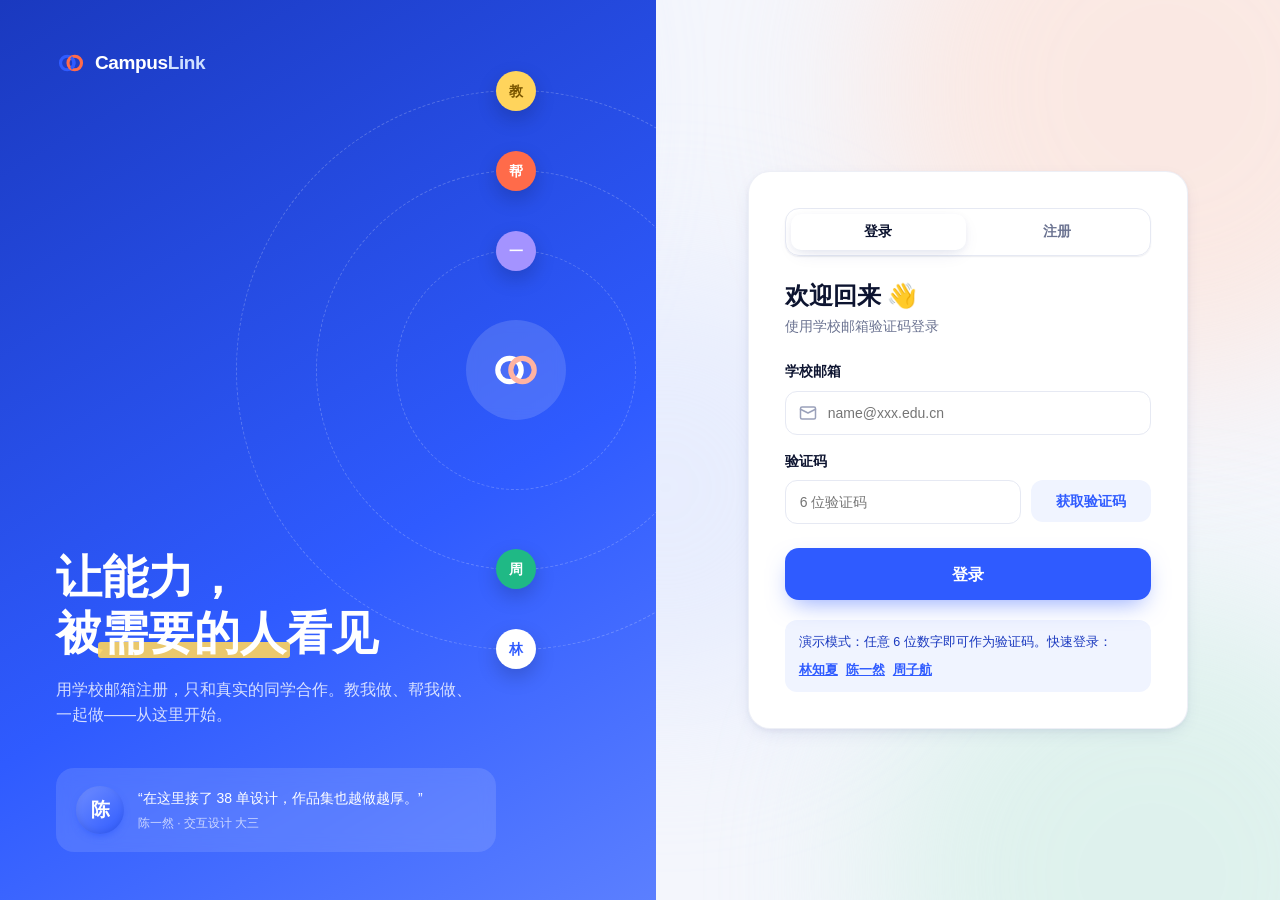
<file: login.html>
<!doctype html>
<html lang="zh-CN">
<head>
<meta charset="utf-8"><meta name="viewport" content="width=device-width, initial-scale=1">
<title>登录 · CampusLink</title>
<link rel="stylesheet" href="assets/css/main.css">
<style>
  .auth { min-height: 100vh; display: grid; grid-template-columns: 1.05fr 1fr; }
  .auth-art { position: relative; overflow: hidden; padding: 48px 56px; display: flex; flex-direction: column; background: linear-gradient(150deg, #1a39bf, #2f5bff 60%, #5b7fff); color: #fff; }
  .auth-art .logo b { color: #cfe0ff; }
  .auth-art h1 { margin-top: auto; font-size: 46px; line-height: 1.2; font-weight: 900; }
  .auth-art h1 .hl::after { background: rgba(255, 212, 92, .9); }
  .auth-art p { color: rgba(255,255,255,.8); margin-top: 16px; font-size: 16px; max-width: 420px; }
  .orbit { position: absolute; right: -140px; top: 90px; width: 560px; height: 560px; }
  .orbit .o { position: absolute; inset: 0; border-radius: 50%; border: 1.5px dashed rgba(255,255,255,.22); animation: spin 60s linear infinite; }
  .orbit .o:nth-child(2) { inset: 80px; animation-duration: 40s; animation-direction: reverse; }
  .orbit .o:nth-child(3) { inset: 160px; animation-duration: 28s; }
  .orbit .o span { position: absolute; top: -20px; left: calc(50% - 20px); width: 40px; height: 40px; border-radius: 50%; display: grid; place-items: center; font-weight: 800; box-shadow: 0 8px 20px rgba(0,0,0,.18); }
  .orbit .o span.b { top: auto; bottom: -20px; }
  .orbit .core { position: absolute; inset: 230px; border-radius: 50%; background: rgba(255,255,255,.14); display: grid; place-items: center; backdrop-filter: blur(6px); }
  .orbit .core svg { width: 52px; height: 52px; }
  .quote { margin-top: 40px; padding: 18px 20px; border-radius: 18px; background: rgba(255,255,255,.12); backdrop-filter: blur(8px); max-width: 440px; display: flex; gap: 14px; align-items: center; font-size: 14px; }
  .auth-form { display: grid; place-items: center; padding: 40px 24px; }
  .auth-card { width: min(440px, 100%); padding: 36px; }
  .code-row { display: grid; grid-template-columns: 1fr 120px; gap: 10px; }
  .demo-hint { margin-top: 20px; padding: 12px 14px; border-radius: 12px; background: var(--primary-50); color: var(--primary-700); font-size: 12.5px; }
  .demo-hint button { color: var(--primary); font-weight: 700; text-decoration: underline; margin-right: 8px; }
  @media (max-width: 900px) { .auth { grid-template-columns: 1fr; } .auth-art { display: none; } }
</style>
</head>
<body>
<div class="auth">
  <aside class="auth-art">
    <a class="logo" href="index.html" data-logo style="color:#fff"></a>
    <div class="orbit">
      <div class="o"><span style="background:#ffd45c;color:#7a5600">教</span><span class="b" style="background:#fff;color:var(--primary)">林</span></div>
      <div class="o"><span style="background:#ff6b4a">帮</span><span class="b" style="background:#1fb985">周</span></div>
      <div class="o"><span style="background:#a493ff">一</span></div>
      <div class="core"><svg viewBox="0 0 40 40" fill="none"><circle cx="15" cy="20" r="9" stroke="#fff" stroke-width="4"/><circle cx="25" cy="20" r="9" stroke="#ffb3a1" stroke-width="4"/></svg></div>
    </div>
    <h1>让能力，<br>被<span class="hl">需要的人</span>看见</h1>
    <p>用学校邮箱注册，只和真实的同学合作。教我做、帮我做、一起做——从这里开始。</p>
    <div class="quote"><span class="avatar md" style="--c1:#6f8dff;--c2:#2f5bff">陈</span><div>“在这里接了 38 单设计，作品集也越做越厚。”<div class="text-xs mt-4" style="opacity:.7">陈一然 · 交互设计 大三</div></div></div>
  </aside>

  <main class="auth-form">
    <div class="card auth-card reveal-scale">
      <div class="tabs" id="authTabs" style="width:100%;display:flex"><button data-tab="login" class="active" style="flex:1;justify-content:center">登录</button><button data-tab="register" style="flex:1;justify-content:center">注册</button></div>
      <h2 class="h2 mt-24" id="authTitle">欢迎回来 👋</h2>
      <p class="text-muted mt-4" id="authSub">使用学校邮箱验证码登录</p>
      <form id="authForm" class="col gap-16 mt-24" novalidate>
        <div class="field"><label>学校邮箱</label><div class="input-group"><span data-ic="mail"></span><input class="input" name="email" type="email" placeholder="name@xxx.edu.cn" required></div></div>
        <div class="field"><label>验证码</label><div class="code-row"><input class="input" name="code" inputmode="numeric" maxlength="6" placeholder="6 位验证码"><button type="button" class="btn btn-soft" id="sendCode">获取验证码</button></div></div>
        <div id="regFields" class="col gap-16 hidden">
          <div class="field"><label>昵称 / 姓名 <span class="req">*</span></label><input class="input" name="name" placeholder="同学们会看到这个名字"></div>
          <div class="form-grid" style="gap:12px">
            <div class="field"><label>学校</label><input class="input" name="school" placeholder="南湖大学"></div>
            <div class="field"><label>年级</label><select class="select" name="grade"><option>大一</option><option>大二</option><option>大三</option><option>大四</option><option>研一</option><option>研二</option><option>研三</option><option>博士</option><option>教师</option></select></div>
            <div class="field full"><label>专业</label><input class="input" name="major" placeholder="如：交互设计"></div>
          </div>
          <label class="row text-sm text-muted"><input type="checkbox" name="agree"> 我已阅读并同意《平台规则》与《隐私政策》</label>
        </div>
        <button class="btn btn-primary btn-lg btn-block mt-8" id="submitBtn">登录</button>
      </form>
      <div class="demo-hint" id="demoHint">演示模式：任意 6 位数字即可作为验证码。快速登录：
        <div class="mt-8"><button data-email="linzx@nhu.edu.cn">林知夏</button><button data-email="chenyr@nhu.edu.cn">陈一然</button><button data-email="zhouzh@nhu.edu.cn">周子航</button></div></div>
    </div>
  </main>
</div>
<script src="assets/js/config.js"></script>
<script src="assets/js/mock-data.js"></script>
<script src="assets/js/api.js"></script>
<script src="assets/js/ui.js"></script>
<script>
(function () {
  const { $, $$, toast, tabs, qs, reveal, hydrate } = CL.ui;
  CL.ui.mountMesh(); hydrate(); reveal();
  if (!CL_CONFIG.USE_MOCK) $('#demoHint').remove();
  let mode = qs('register') ? 'register' : 'login';
  const f = $('#authForm');
  const setMode = (m) => {
    mode = m;
    $('#regFields').classList.toggle('hidden', m !== 'register');
    $('#authTitle').textContent = m === 'login' ? '欢迎回来 👋' : '加入 CampusLink';
    $('#authSub').textContent = m === 'login' ? '使用学校邮箱验证码登录' : '学校邮箱即身份认证，注册后可完善作品集';
    $('#submitBtn').textContent = m === 'login' ? '登录' : '注册并登录';
  };
  const t = tabs($('#authTabs'), setMode);
  if (mode === 'register') { t.set('register', false); setMode('register'); }

  let timer = 0;
  $('#sendCode').onclick = async (e) => {
    const email = f.email.value.trim(); if (!email) return toast('请输入学校邮箱', 'error');
    const b = e.currentTarget; b.disabled = true;
    try { await CL.api.auth.sendCode(email); toast('验证码已发送'); let s = 60; b.textContent = s + 's'; timer = setInterval(() => { s--; b.textContent = s + 's'; if (!s) { clearInterval(timer); b.disabled = false; b.textContent = '重新获取'; } }, 1000); }
    catch (err) { toast(err.message, 'error'); b.disabled = false; }
  };
  f.onsubmit = async (e) => {
    e.preventDefault();
    const d = Object.fromEntries(new FormData(f));
    const btn = $('#submitBtn'); btn.disabled = true;
    try {
      if (mode === 'login') await CL.api.auth.login({ email: d.email.trim(), code: d.code.trim() });
      else {
        if (!d.name) throw new Error('请填写昵称'); if (!d.agree) throw new Error('请先同意平台规则');
        await CL.api.auth.register({ email: d.email.trim(), code: d.code.trim(), name: d.name, school: d.school, major: d.major, grade: d.grade });
      }
      toast(mode === 'login' ? '登录成功' : '注册成功');
      setTimeout(() => (location.href = qs('next') || (mode === 'register' ? 'profile-edit.html' : 'explore.html')), 500);
    } catch (err) { toast(err.message, 'error'); btn.disabled = false; }
  };
  $$('[data-email]').forEach((b) => (b.onclick = () => { f.email.value = b.dataset.email; f.code.value = '123456'; if (mode !== 'login') { t.set('login'); } f.requestSubmit(); }));
})();
</script>
</body>
</html>
</file>
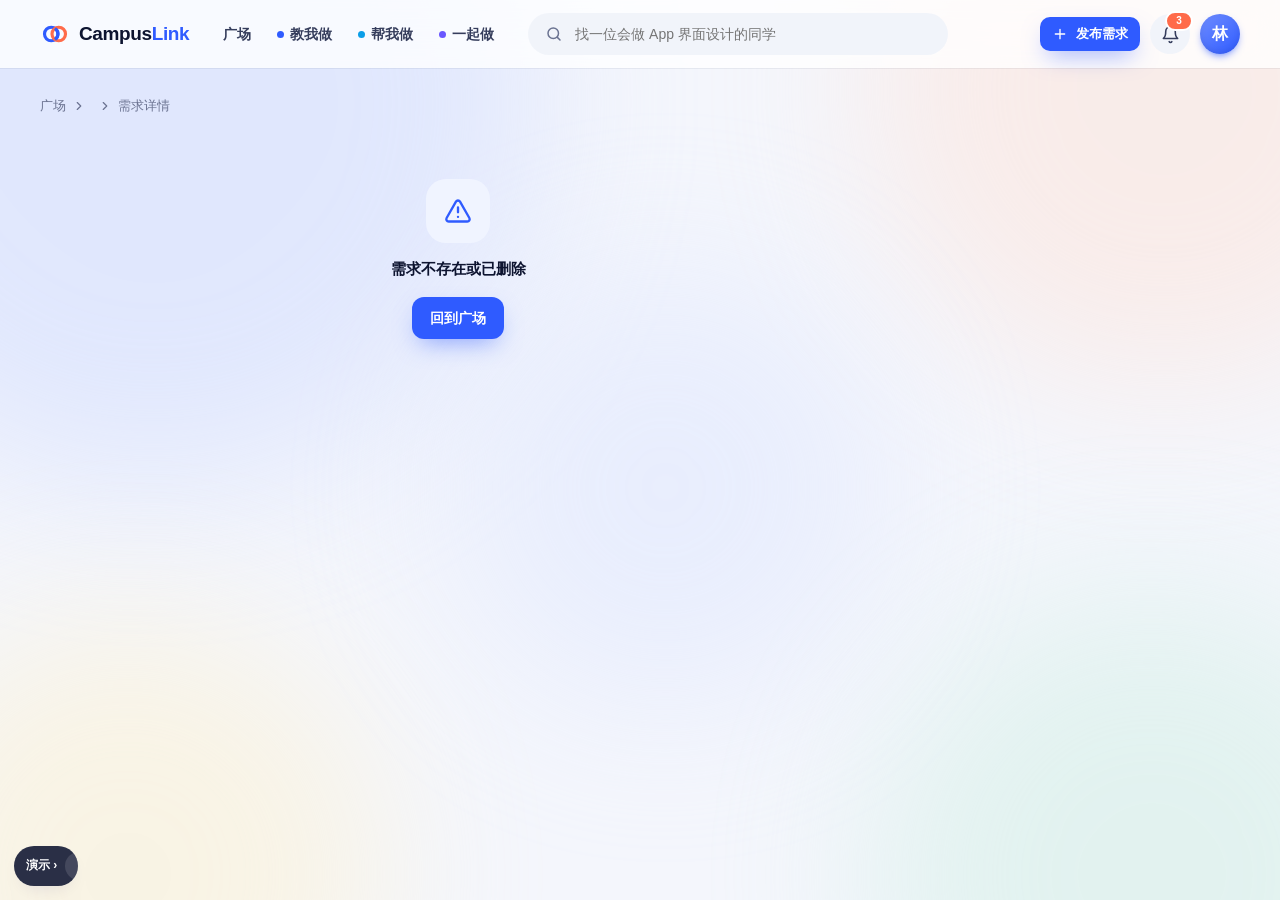
<file: post.html>
<!doctype html>
<html lang="zh-CN">
<head>
<meta charset="utf-8"><meta name="viewport" content="width=device-width, initial-scale=1">
<title>需求详情 · CampusLink</title>
<link rel="stylesheet" href="assets/css/main.css">
<style>
  .post-main { padding: 32px; }
  .post-main .title { font-size: 28px; font-weight: 800; line-height: 1.35; margin: 14px 0 18px; }
  .meta-grid { display: grid; grid-template-columns: repeat(4, 1fr); gap: 12px; margin: 22px 0; }
  .meta-grid > div { padding: 14px 16px; border-radius: 14px; background: var(--bg); }
  .meta-grid .k { font-size: 12px; color: var(--muted); display: flex; align-items: center; gap: 5px; }
  .meta-grid .k svg { width: 14px; height: 14px; }
  .meta-grid .v { font-weight: 700; margin-top: 4px; }
  .desc-body { white-space: pre-line; color: var(--ink-2); line-height: 1.85; font-size: 15px; }
  .block-t { font-size: 15px; font-weight: 700; margin: 28px 0 12px; display: flex; align-items: center; gap: 8px; }
  .block-t svg { width: 18px; height: 18px; color: var(--primary); }
  .bullets li { display: flex; gap: 10px; padding: 6px 0; color: var(--ink-2); }
  .bullets svg { width: 18px; height: 18px; color: var(--mint); flex: none; margin-top: 3px; }
  .roles { display: grid; grid-template-columns: repeat(auto-fill, minmax(150px, 1fr)); gap: 10px; }
  .role { padding: 14px; border-radius: 14px; border: 1.5px dashed var(--together); background: var(--together-bg); }
  .role.filled { border-style: solid; border-color: var(--line); background: #fff; }
  .role b { display: block; }
  .action-card { padding: 24px; }
  .action-card .price { font-size: 30px; }
  .pf-pick { display: grid; grid-template-columns: repeat(3, 1fr); gap: 10px; }
  .pf-pick label { position: relative; border-radius: 12px; overflow: hidden; border: 2px solid var(--line); cursor: pointer; transition: .2s; }
  .pf-pick label .cv { aspect-ratio: 4/3; } .pf-pick label .cv svg { width: 100%; height: 100%; }
  .pf-pick label .t { padding: 6px 8px; font-size: 12px; font-weight: 600; }
  .pf-pick input { position: absolute; opacity: 0; }
  .pf-pick input:checked + .box { position: absolute; inset: 0; border: 2px solid var(--primary); border-radius: 10px; background: rgba(47,91,255,.08); }
  .pf-pick label:has(input:checked) { border-color: var(--primary); }
  .pf-pick .chk { position: absolute; right: 6px; top: 6px; width: 22px; height: 22px; border-radius: 50%; background: #fff; border: 2px solid var(--line); display: grid; place-items: center; color: #fff; }
  .pf-pick label:has(input:checked) .chk { background: var(--primary); border-color: var(--primary); }
  .pf-pick .chk svg { width: 13px; height: 13px; }
  @media (max-width: 760px) { .meta-grid { grid-template-columns: 1fr 1fr; } .pf-pick { grid-template-columns: 1fr 1fr; } }
</style>
</head>
<body>
<main class="page">
  <div class="container">
    <div class="breadcrumb"><a href="explore.html">广场</a><span data-ic="chevronRight"></span><a id="bcMode" href="#"></a><span data-ic="chevronRight"></span><span>需求详情</span></div>
    <div class="layout-side" id="root"><div class="card skeleton" style="height:520px"></div><div class="card skeleton" style="height:300px"></div></div>
  </div>
</main>
<script src="assets/js/config.js"></script>
<script src="assets/js/mock-data.js"></script>
<script src="assets/js/api.js"></script>
<script src="assets/js/ui.js"></script>
<script>
(async function () {
  const U = CL.ui; const { $, $$, qs, icon, esc, avatar, modeBadge, fmtBudget, fmtDate, timeAgo, daysLeft, toast, modal, MODES, statusBadge, cover } = U;
  const me = await U.mountHeader({});
  U.hydrate();
  const pid = qs('id');
  let p;
  try { p = await CL.api.posts.get(pid); } catch (e) { $('#root').innerHTML = U.emptyState('alert', '需求不存在或已删除', '', '<a class="btn btn-primary" href="explore.html">回到广场</a>'); return; }
  U.setTitle(p.title);
  $('#bcMode').textContent = MODES[p.mode].name; $('#bcMode').href = 'explore.html?mode=' + p.mode;
  const a = p.author;
  const dl = daysLeft(p.deadline);
  const LOC = { online: '线上', offline: '线下', either: '线上 / 线下' };

  function actionHtml() {
    if (!me) return `<a class="btn btn-primary btn-lg btn-block" href="login.html?next=${encodeURIComponent('post.html?id=' + p.id)}">登录后申请</a>`;
    if (p.isOwner) return `<a class="btn btn-primary btn-lg btn-block" href="applicants.html?post=${p.id}">${icon('users')}查看申请者（${p.applicantCount}）</a>
      <div class="row gap-8 mt-12"><a class="btn btn-ghost grow" href="publish.html?edit=${p.id}">${icon('edit')}编辑</a>${p.status === 'open' ? `<button class="btn btn-danger grow" id="closeBtn">关闭招募</button>` : ''}</div>`;
    if (p.myCollabId) return `<a class="btn btn-primary btn-lg btn-block" href="confirm.html?id=${p.myCollabId}">${icon('clipboard')}进入合作</a>`;
    const ma = p.myApplication;
    if (ma && ma.status === 'pending') return `<div class="card-pad-sm" style="background:var(--primary-50);border-radius:14px"><div class="row fw-700 text-primary">${icon('clock')}已申请，等待对方回复</div><p class="text-xs text-muted mt-4">${timeAgo(ma.createdAt)}提交 · 对方查看你的履历后会通知你</p></div><button class="btn btn-ghost btn-block mt-12" id="withdrawBtn">撤回申请</button>`;
    if (ma && ma.status === 'rejected') return `<div class="card-pad-sm" style="background:var(--bg);border-radius:14px" class="text-muted">很遗憾，这次没有被录用。看看其它需求吧～</div>`;
    if (p.status !== 'open') return `<button class="btn btn-ghost btn-lg btn-block" disabled>已停止招募</button>`;
    return `<button class="btn btn-primary btn-lg btn-block" id="applyBtn">${icon('send')}${MODES[p.mode].verb}，申请参与</button><p class="text-xs text-muted mt-8" style="text-align:center">你的个人主页与所选作品会一并发送给发起人</p>`;
  }

  $('#root').innerHTML = `
    <article class="card post-main reveal">
      <div class="row gap-8">${modeBadge(p.mode)}${statusBadge('post', p.status)}${p.category ? `<span class="tag tag-sm">${esc(p.category)}</span>` : ''}</div>
      <h1 class="title">${esc(p.title)}</h1>
      <div class="row text-sm text-muted">${avatar(a, 'sm')}<a href="profile.html?id=${a.id}" class="fw-600" style="color:var(--ink)">${esc(a.name)}</a><span>·</span><span>${timeAgo(p.createdAt)}发布</span><span>·</span><span>${p.viewCount} 次浏览</span></div>
      <div class="meta-grid">
        <div><div class="k">${icon('wallet')}${p.mode === 'together' ? '回报' : '预算'}</div><div class="v">${fmtBudget(p.budget)}</div></div>
        <div><div class="k">${icon('calendar')}截止日期</div><div class="v">${fmtDate(p.deadline)}${dl !== null && dl >= 0 ? `<span class="text-xs ${dl <= 3 ? 'text-coral' : 'text-muted'}"> · 剩 ${dl} 天</span>` : ''}</div></div>
        <div><div class="k">${icon('mapPin')}合作方式</div><div class="v">${LOC[p.location] || '线上'}</div></div>
        <div><div class="k">${icon('users')}已申请</div><div class="v">${p.applicantCount} 人</div></div>
      </div>
      ${p.mode === 'together' && p.event ? `<div class="card-pad-sm row" style="background:var(--together-bg);border-radius:14px;color:var(--together)">${icon('trophy')}<b>${esc(p.event)}</b><span class="text-sm" style="margin-left:auto">团队 ${p.teamSize || '-'} 人</span></div>` : ''}
      ${p.mode === 'teach' && p.sessionMinutes ? `<div class="card-pad-sm row" style="background:var(--teach-bg);border-radius:14px;color:var(--teach)">${icon('clock')}<b>每次 ${p.sessionMinutes} 分钟${p.sessions ? ` · 共约 ${p.sessions} 次` : ''}</b></div>` : ''}
      <div class="block-t">${icon('file')}需求描述</div>
      <div class="desc-body">${esc(p.description)}</div>
      ${p.roles?.length ? `<div class="block-t">${icon('users')}招募角色</div><div class="roles">${p.roles.map((r) => `<div class="role ${r.filled ? 'filled' : ''}"><b>${esc(r.name)}</b><span class="text-xs ${r.filled ? 'text-muted' : ''}" style="${r.filled ? '' : 'color:var(--together)'}">${r.filled ? '✓ 已有成员' : '招募中'}</span></div>`).join('')}</div>` : ''}
      ${p.requirements?.length ? `<div class="block-t">${icon('target')}对参与者的要求</div><ul class="bullets">${p.requirements.map((r) => `<li>${icon('check')}${esc(r)}</li>`).join('')}</ul>` : ''}
      ${p.deliverables?.length ? `<div class="block-t">${icon('bag')}期望交付物</div><ul class="bullets">${p.deliverables.map((r) => `<li>${icon('check')}${esc(r)}</li>`).join('')}</ul>` : ''}
      ${p.tags?.length ? `<div class="row gap-6 wrap mt-24">${p.tags.map((t) => `<span class="tag">#${esc(t)}</span>`).join('')}</div>` : ''}
    </article>
    <aside class="col gap-16 sticky">
      <div class="card action-card reveal" style="--d:.1s">
        <div class="text-sm text-muted">${p.mode === 'together' ? '回报' : '预算'}</div>
        <div class="mt-4 mb-16">${fmtBudget(p.budget)}</div>
        <div id="actionBox">${actionHtml()}</div>
      </div>
      <div class="card card-pad reveal" style="--d:.18s">
        <div class="row">${avatar(a, 'md')}<div class="grow"><a class="fw-700 text-lg" href="profile.html?id=${a.id}">${esc(a.name)}</a><div class="text-sm text-muted">${esc(a.school)} · ${esc(a.major)}</div></div></div>
        <div class="stat-row sm mt-16"><div class="stat"><b>${a.stats.rating.toFixed(1)}</b><span>评分</span></div><div class="stat"><b>${a.stats.completed}</b><span>合作</span></div><div class="stat"><b>${a.stats.goodRate}%</b><span>好评率</span></div></div>
        <div class="row gap-6 text-xs text-muted mt-16"><span class="dot" style="color:var(--mint)"></span>通常 ${esc(a.responseTime)}回复</div>
        <a class="btn btn-soft btn-block mt-16" href="profile.html?id=${a.id}">查看 TA 的主页</a>
      </div>
      <div class="card card-pad-sm reveal text-xs text-muted" style="--d:.24s"><div class="row fw-700 text-sm" style="color:var(--ink)">${icon('shieldCheck')}合作小贴士</div><p class="mt-8">录用后请先在平台上确认「合作单」，明确范围、交付物与报酬；过程文件请在协作空间内传输，方便留档与回溯。</p></div>
    </aside>`;
  U.reveal();

  $('#closeBtn')?.addEventListener('click', async () => { if (await U.confirmDialog({ title: '关闭招募？', text: '关闭后将不再接收新的申请，已有申请不受影响。', okText: '关闭', danger: true })) { await CL.api.posts.close(p.id); toast('已关闭'); location.reload(); } });
  $('#withdrawBtn')?.addEventListener('click', async () => { if (await U.confirmDialog({ title: '撤回申请？', text: '撤回后可以重新申请。' })) { await CL.api.applications.withdraw(p.myApplication.id); toast('已撤回'); location.reload(); } });
  $('#applyBtn')?.addEventListener('click', openApply);

  async function openApply() {
    const works = await CL.api.portfolio.list(me.id);
    const openRoles = (p.roles || []).filter((r) => !r.filled);
    const m = modal({
      title: '申请参与', sub: `「${esc(p.title)}」`, size: 'lg',
      body: `<form id="applyForm" class="col gap-20">
        <div class="row card-pad-sm" style="background:var(--bg);border-radius:14px">${avatar(me, 'md')}<div class="grow"><b>${esc(me.name)}</b><div class="text-xs text-muted">${esc(me.school)} · ${esc(me.major)} · 评分 ${me.stats.rating} · 完成 ${me.stats.completed} 次合作</div></div><a class="btn btn-text btn-sm" href="profile-edit.html" target="_blank">${icon('edit')}完善履历</a></div>
        ${openRoles.length ? `<div class="field"><label>申请角色 <span class="req">*</span></label><div class="choice-group">${openRoles.map((r, i) => `<label class="choice"><input type="radio" name="role" value="${esc(r.name)}" ${i ? '' : 'checked'}><span>${esc(r.name)}</span></label>`).join('')}</div></div>` : ''}
        <div class="field"><label>给发起人的话 <span class="req">*</span></label><textarea class="textarea" name="message" placeholder="简单介绍你为什么合适：相关经验、打算怎么做、多久能完成……（至少 10 个字）"></textarea></div>
        <div class="form-grid">
          ${p.mode !== 'together' && p.budget?.type !== 'free' ? `<div class="field"><label>你的报价</label><div class="input-group"><span data-ic="wallet"></span><input class="input" name="quote" type="number" min="0" placeholder="${p.budget?.min || ''}"><span class="suffix">${p.budget?.type === 'hourly' ? '元/小时' : p.budget?.type === 'per_session' ? '元/次' : '元'}</span></div><span class="hint">留空表示接受发起人预算</span></div>` : ''}
          <div class="field ${p.mode === 'together' || p.budget?.type === 'free' ? 'full' : ''}"><label>可投入时间</label><input class="input" name="availableTime" placeholder="如：工作日晚上 / 每周 6 小时"></div>
        </div>
        <div class="field"><label>附上相关作品 <span class="text-muted text-xs">（最多 3 个）</span></label>
          ${works.length ? `<div class="pf-pick">${works.map((w) => `<label><input type="checkbox" name="pf" value="${w.id}"><div class="cv">${cover(w.coverKind, w.coverSeed)}</div><div class="t ellipsis">${esc(w.title)}</div><span class="chk">${icon('check')}</span></label>`).join('')}</div>` : `<div class="text-sm text-muted">你还没有作品，<a class="text-primary" href="profile-edit.html">去添加</a>可以大大提高录用率。</div>`}
        </div>
      </form>`,
      foot: `<button class="btn btn-ghost" data-close>取消</button><button class="btn btn-primary" id="submitApply">${icon('send')}提交申请</button>`,
    });
    U.hydrate(m.el);
    $$('input[name="pf"]', m.el).forEach((c) => (c.onchange = () => { const on = $$('input[name="pf"]:checked', m.el); if (on.length > 3) { c.checked = false; toast('最多选择 3 个作品', 'info'); } }));
    m.$('#submitApply').onclick = async (e) => {
      const f = m.$('#applyForm'); const d = new FormData(f);
      const data = { message: (d.get('message') || '').trim(), availableTime: d.get('availableTime') || '', role: d.get('role') || null, portfolioIds: d.getAll('pf'),
        quote: d.get('quote') ? { type: p.budget?.type === 'negotiable' ? 'fixed' : p.budget.type, amount: +d.get('quote') } : null };
      if (data.message.length < 10) { f.message.classList.add('invalid'); return toast('留言至少 10 个字', 'error'); }
      e.currentTarget.disabled = true;
      try { await CL.api.applications.create(p.id, data); m.close(); toast('申请已发送，等待对方回复'); setTimeout(() => location.reload(), 600); }
      catch (err) { toast(err.message, 'error'); e.currentTarget.disabled = false; }
    };
  }
  U.mountFooter();
})();
</script>
</body>
</html>
</file>
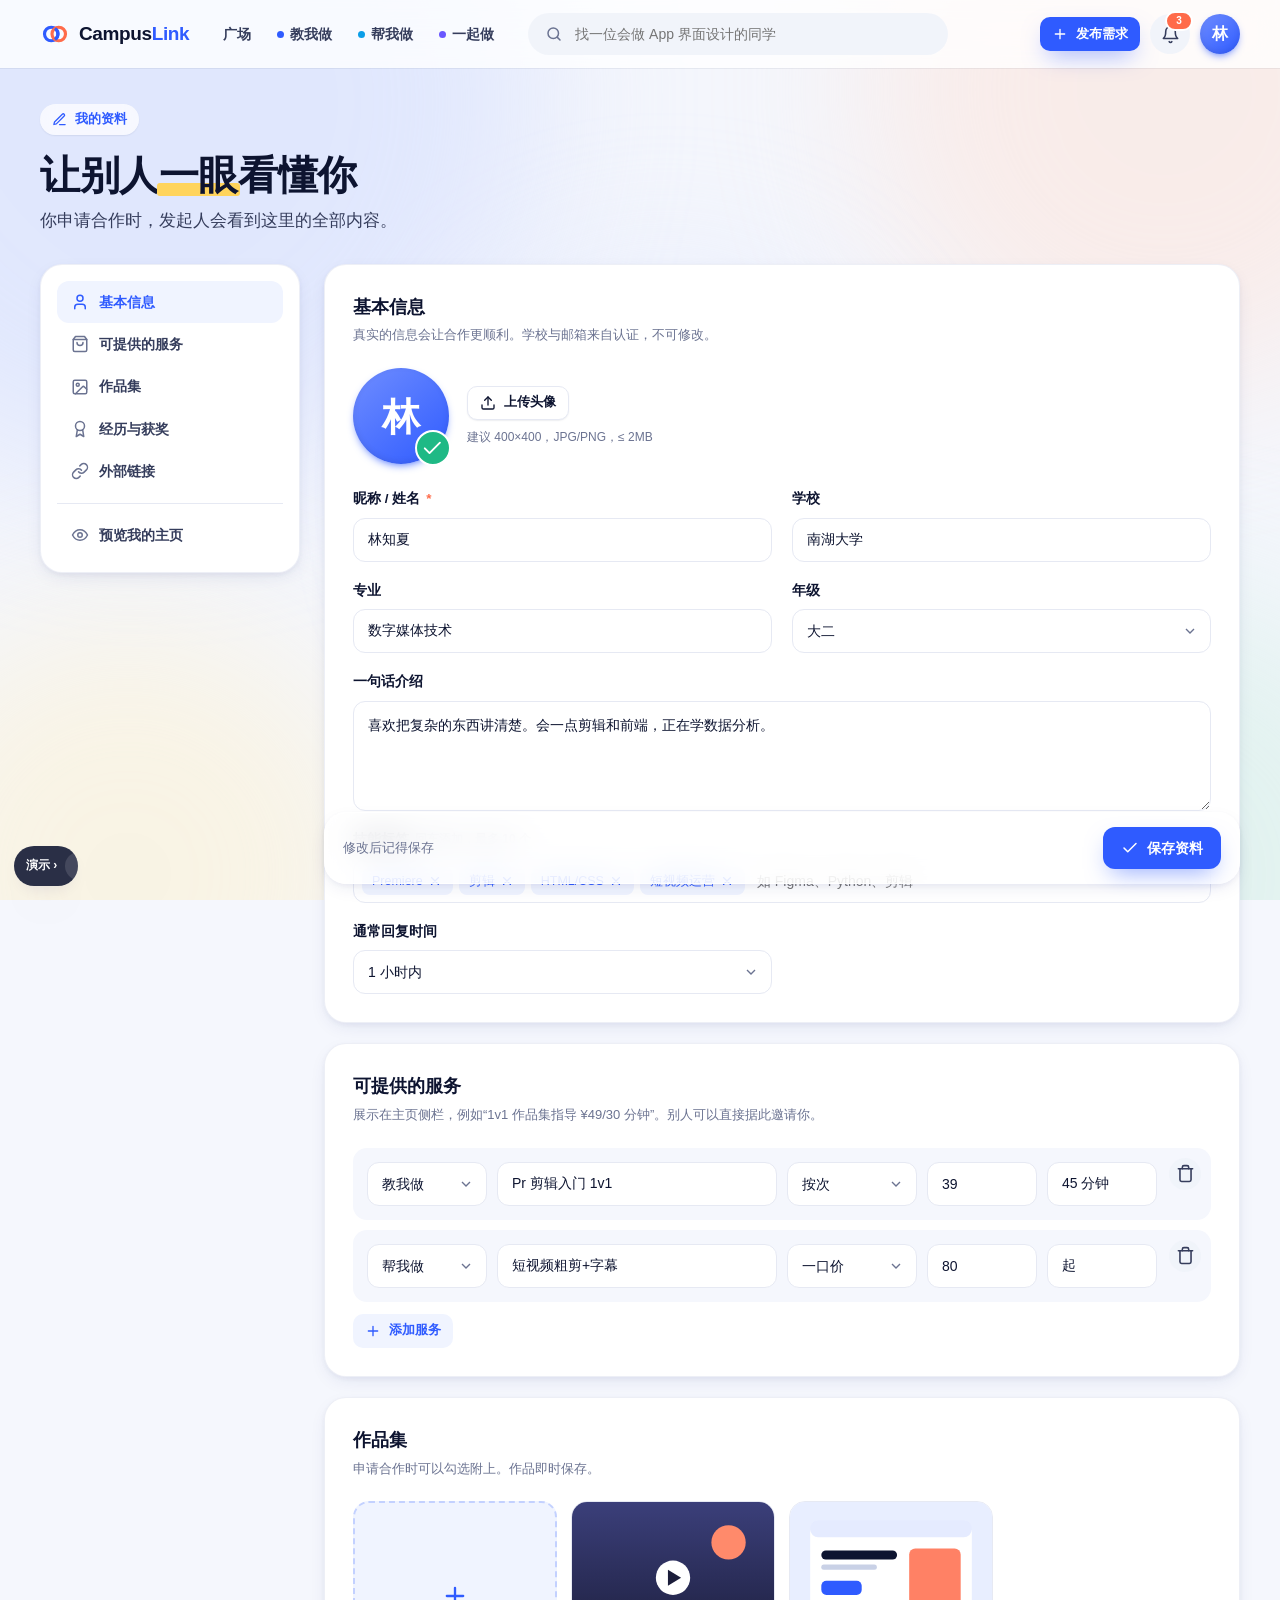
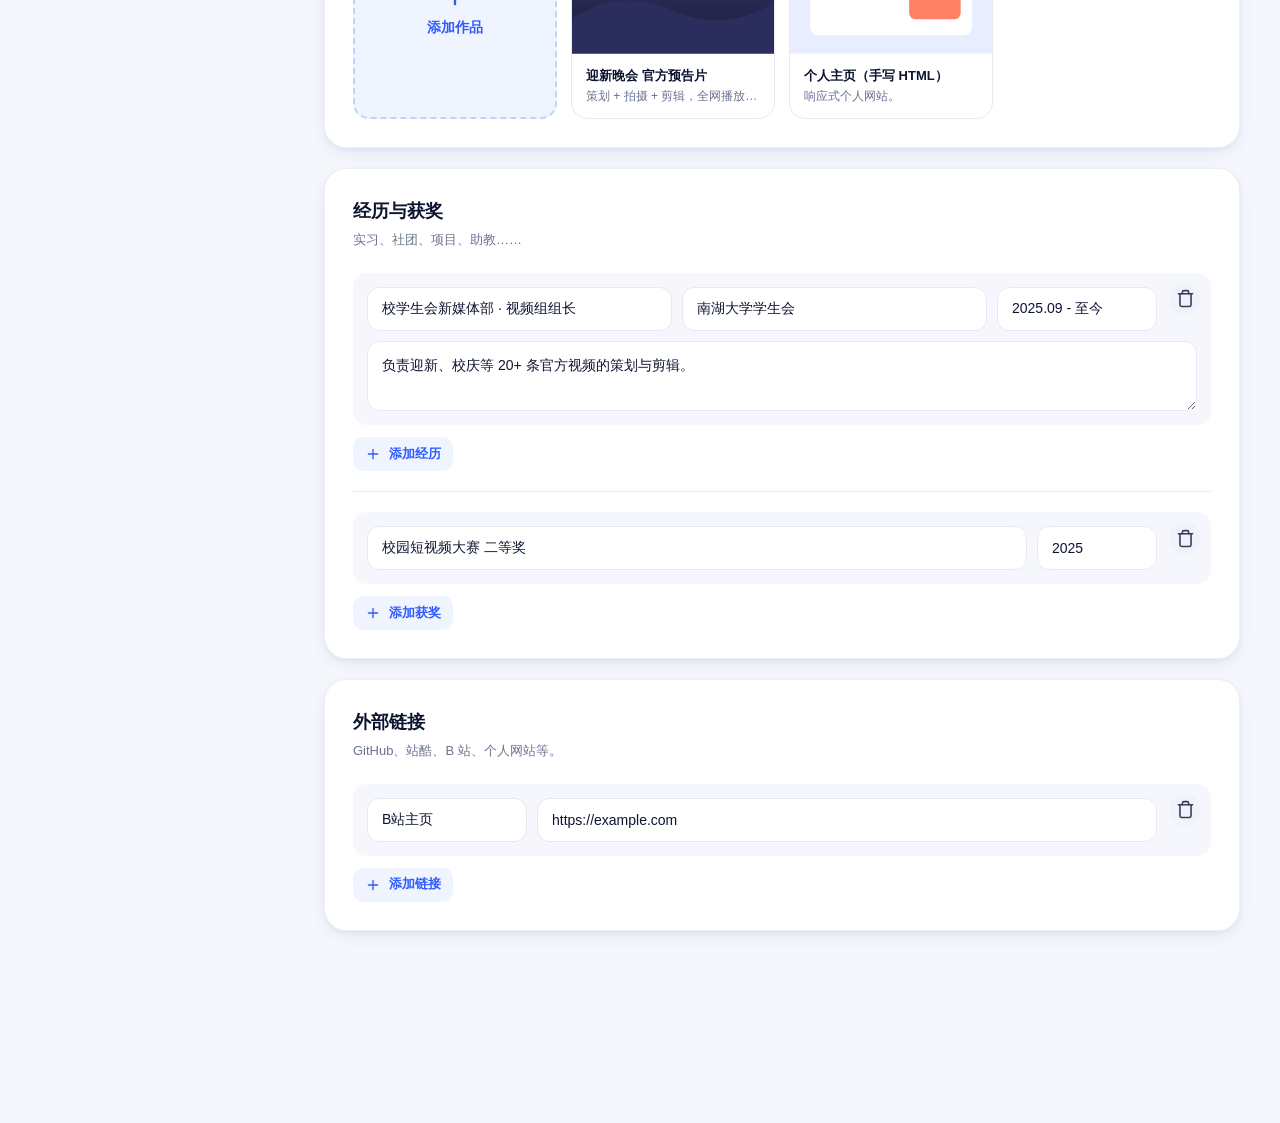
<file: profile-edit.html>
<!doctype html>
<html lang="zh-CN">
<head>
<meta charset="utf-8"><meta name="viewport" content="width=device-width, initial-scale=1">
<title>编辑资料 · CampusLink</title>
<link rel="stylesheet" href="assets/css/main.css">
<style>
  .side-nav a { display: flex; align-items: center; gap: 10px; padding: 10px 14px; border-radius: 12px; font-weight: 600; color: var(--ink-2); }
  .side-nav a svg { width: 18px; height: 18px; color: var(--muted); }
  .side-nav a:hover, .side-nav a.active { background: var(--primary-50); color: var(--primary); }
  .side-nav a.active svg { color: var(--primary); }
  .sec { padding: 28px; }
  .sec > a[id] { display: block; position: relative; top: -100px; height: 0; }
  .sec h2 { font-size: 18px; font-weight: 800; margin-bottom: 4px; }
  .sec > p { color: var(--muted); font-size: 13px; margin-bottom: 22px; }
  .avatar-up { display: flex; align-items: center; gap: 18px; }
  .list-row { display: grid; gap: 10px; padding: 14px; border-radius: 14px; background: var(--bg); position: relative; }
  .list-row .del { position: absolute; right: 10px; top: 10px; }
  .svc-grid { grid-template-columns: 120px 1fr 130px 110px 110px; }
  .exp-grid { grid-template-columns: 1fr 1fr 160px; }
  .works-edit { display: grid; grid-template-columns: repeat(auto-fill, minmax(180px, 1fr)); gap: 14px; }
  .add-work { border: 2px dashed var(--primary-200); border-radius: var(--r); display: grid; place-items: center; min-height: 190px; color: var(--primary); font-weight: 700; background: var(--primary-50); transition: .2s; }
  .add-work:hover { background: var(--primary-100); }
  .add-work svg { width: 28px; height: 28px; margin: 0 auto 6px; }
  .work-card .ops { position: absolute; right: 8px; top: 8px; display: flex; gap: 6px; opacity: 0; transition: .2s; }
  .work-card:hover .ops { opacity: 1; }
  .work-card { position: relative; }
  .ops button { width: 30px; height: 30px; border-radius: 9px; background: rgba(255,255,255,.95); display: grid; place-items: center; box-shadow: var(--sh-1); }
  .ops svg { width: 15px; height: 15px; }
  .cover-pick { display: grid; grid-template-columns: repeat(5, 1fr); gap: 8px; }
  .cover-pick label { border-radius: 10px; overflow: hidden; border: 2px solid var(--line); cursor: pointer; aspect-ratio: 4/3; }
  .cover-pick label svg { width: 100%; height: 100%; }
  .cover-pick input { display: none; }
  .cover-pick label:has(input:checked) { border-color: var(--primary); box-shadow: 0 0 0 3px var(--primary-50); }
  .drop { border: 2px dashed var(--line); border-radius: 14px; padding: 18px; text-align: center; color: var(--muted); cursor: pointer; transition: .2s; }
  .drop:hover, .drop.over { border-color: var(--primary); background: var(--primary-50); color: var(--primary); }
  .save-bar { position: sticky; bottom: 16px; z-index: 5; margin-top: 20px; padding: 14px 18px; display: flex; align-items: center; justify-content: space-between; }
  @media (max-width: 900px) { .svc-grid, .exp-grid { grid-template-columns: 1fr; } }
</style>
</head>
<body>
<main class="page">
  <div class="container">
    <div class="page-hero"><span class="eyebrow" data-ic="edit">我的资料</span><h1 class="h1 mt-16">让别人<span class="hl">一眼</span>看懂你</h1><p class="lead mt-8">你申请合作时，发起人会看到这里的全部内容。</p></div>
    <div class="layout-side-l">
      <nav class="card card-pad-sm side-nav sticky" id="sideNav">
        <a href="#basic" class="active" data-ic="user">基本信息</a>
        <a href="#services" data-ic="bag">可提供的服务</a>
        <a href="#works" data-ic="image">作品集</a>
        <a href="#resume" data-ic="award">经历与获奖</a>
        <a href="#links" data-ic="link">外部链接</a>
        <hr class="divider" style="margin:10px 0">
        <a id="viewProfile" href="#" data-ic="eye">预览我的主页</a>
      </nav>
      <div class="col gap-20">
        <form id="basicForm" class="card sec">
          <a id="basic"></a>
          <h2>基本信息</h2><p>真实的信息会让合作更顺利。学校与邮箱来自认证，不可修改。</p>
          <div class="avatar-up mb-24"><span id="avPrev"></span><div><label class="btn btn-ghost btn-sm" data-ic="upload">上传头像<input type="file" accept="image/*" id="avFile" hidden></label><div class="text-xs text-muted mt-8">建议 400×400，JPG/PNG，≤ 2MB</div></div></div>
          <div class="form-grid">
            <div class="field"><label>昵称 / 姓名 <span class="req">*</span></label><input class="input" name="name"></div>
            <div class="field"><label>学校</label><input class="input" name="school" disabled></div>
            <div class="field"><label>专业</label><input class="input" name="major"></div>
            <div class="field"><label>年级</label><select class="select" name="grade"><option>大一</option><option>大二</option><option>大三</option><option>大四</option><option>研一</option><option>研二</option><option>研三</option><option>博一</option><option>博二</option><option>博三</option><option>教师</option></select></div>
            <div class="field full"><label>一句话介绍</label><textarea class="textarea" name="bio" maxlength="200" placeholder="你擅长什么？做过什么？想找什么样的合作？"></textarea></div>
            <div class="field full"><label>技能标签 <span class="text-xs text-muted">回车添加，最多 10 个</span></label><div class="chip-input" id="skills"><input placeholder="如 Figma、Python、剪辑"></div></div>
            <div class="field"><label>通常回复时间</label><select class="select" name="responseTime"><option>1 小时内</option><option>2 小时内</option><option>3 小时内</option><option>半天内</option><option>1 天内</option></select></div>
          </div>
        </form>

        <section class="card sec"><a id="services"></a>
          <h2>可提供的服务</h2><p>展示在主页侧栏，例如“1v1 作品集指导 ¥49/30 分钟”。别人可以直接据此邀请你。</p>
          <div class="col gap-10" id="svcList" style="gap:10px"></div>
          <button class="btn btn-soft btn-sm mt-12" id="addSvc" data-ic="plus">添加服务</button>
        </section>

        <section class="card sec"><a id="works"></a>
          <div class="row-between"><div><h2>作品集</h2><p style="margin-bottom:22px;color:var(--muted);font-size:13px">申请合作时可以勾选附上。作品即时保存。</p></div></div>
          <div class="works-edit" id="worksEdit"></div>
        </section>

        <section class="card sec"><a id="resume"></a>
          <h2>经历与获奖</h2><p>实习、社团、项目、助教……</p>
          <div class="col" style="gap:10px" id="expList"></div>
          <button class="btn btn-soft btn-sm mt-12" id="addExp" data-ic="plus">添加经历</button>
          <hr class="divider">
          <div class="col" style="gap:10px" id="awardList"></div>
          <button class="btn btn-soft btn-sm mt-12" id="addAward" data-ic="plus">添加获奖</button>
        </section>

        <section class="card sec"><a id="links"></a>
          <h2>外部链接</h2><p>GitHub、站酷、B 站、个人网站等。</p>
          <div class="col" style="gap:10px" id="linkList"></div>
          <button class="btn btn-soft btn-sm mt-12" id="addLink" data-ic="plus">添加链接</button>
        </section>

        <div class="card-glass save-bar"><span class="text-sm text-muted" id="dirty">修改后记得保存</span><button class="btn btn-primary" id="saveBtn" data-ic="check">保存资料</button></div>
      </div>
    </div>
  </div>
</main>
<script src="assets/js/config.js"></script>
<script src="assets/js/mock-data.js"></script>
<script src="assets/js/api.js"></script>
<script src="assets/js/ui.js"></script>
<script>
(async function () {
  const U = CL.ui; const { $, $$, icon, esc, avatar, cover, toast, modal, MODES } = U;
  await U.mountHeader({});
  const me = await U.requireLogin();
  U.hydrate();
  $('#viewProfile').href = 'profile.html?id=' + me.id;
  const st = JSON.parse(JSON.stringify({ skills: me.skills || [], services: me.services || [], experiences: me.experiences || [], awards: me.awards || [], links: me.links || [], avatarUrl: me.avatarUrl || null }));
  const f = $('#basicForm');
  ['name', 'school', 'major', 'grade', 'bio', 'responseTime'].forEach((k) => f.elements[k] && (f.elements[k].value = me[k] || ''));
  const renderAv = () => ($('#avPrev').innerHTML = avatar({ ...me, avatarUrl: st.avatarUrl, name: f.elements.name.value || me.name }, 'xl'));
  renderAv(); f.elements.name.oninput = renderAv;
  $('#avFile').onchange = async (e) => { const file = e.target.files[0]; if (!file) return; const r = await CL.api.uploads.upload(file, 'avatar'); st.avatarUrl = r.url; renderAv(); toast('头像已上传，保存后生效', 'info'); };

  // skills chips
  const sk = $('#skills'), si = $('input', sk);
  const renderSk = () => { $$('.tag', sk).forEach((t) => t.remove()); st.skills.forEach((v, i) => si.insertAdjacentHTML('beforebegin', `<span class="tag">${esc(v)}<button type="button" data-i="${i}">${icon('x')}</button></span>`)); $$('.tag button', sk).forEach((b) => (b.onclick = () => { st.skills.splice(+b.dataset.i, 1); renderSk(); })); };
  si.onkeydown = (e) => { if (e.key === 'Enter') { e.preventDefault(); const v = si.value.trim(); if (v && !st.skills.includes(v) && st.skills.length < 10) st.skills.push(v); si.value = ''; renderSk(); } };
  renderSk();

  // 通用列表编辑器
  function listEditor(box, key, tpl, blank) {
    const render = () => {
      $(box).innerHTML = st[key].map((it, i) => `<div class="list-row">${tpl(it, i)}<button type="button" class="icon-btn del" data-del="${i}" style="width:32px;height:32px">${icon('trash')}</button></div>`).join('') || `<p class="text-sm text-muted">还没有内容</p>`;
      $$(`${box} [data-k]`).forEach((n) => (n.oninput = n.onchange = () => { const [i, k, sub] = n.dataset.k.split('.'); if (sub) { st[key][i][k] = st[key][i][k] || {}; st[key][i][k][sub] = n.type === 'number' ? +n.value : n.value; } else st[key][i][k] = n.value; }));
      $$(`${box} [data-del]`).forEach((b) => (b.onclick = () => { st[key].splice(+b.dataset.del, 1); render(); }));
    };
    render(); return () => { st[key].push(blank()); render(); };
  }
  $('#addSvc').onclick = listEditor('#svcList', 'services', (s, i) => `<div class="grid svc-grid" style="gap:10px;padding-right:40px">
      <select class="select" data-k="${i}.mode">${Object.values(MODES).map((m) => `<option value="${m.key}" ${s.mode === m.key ? 'selected' : ''}>${m.name}</option>`).join('')}</select>
      <input class="input" data-k="${i}.title" value="${esc(s.title)}" placeholder="服务名称，如 1v1 作品集指导">
      <select class="select" data-k="${i}.price.type">${[['fixed', '一口价'], ['per_session', '按次'], ['hourly', '按小时'], ['credit', '学分/加分'], ['free', '免费'], ['negotiable', '面议']].map(([k, n]) => `<option value="${k}" ${s.price?.type === k ? 'selected' : ''}>${n}</option>`).join('')}</select>
      <input class="input" type="number" data-k="${i}.price.min" value="${s.price?.min ?? ''}" placeholder="金额">
      <input class="input" data-k="${i}.unit" value="${esc(s.unit || '')}" placeholder="单位，如 30分钟"></div>`, () => ({ id: 's' + Date.now(), mode: 'teach', title: '', price: { type: 'per_session', min: 0 }, unit: '' }));
  $('#addExp').onclick = listEditor('#expList', 'experiences', (e, i) => `<div class="grid exp-grid" style="gap:10px;padding-right:40px"><input class="input" data-k="${i}.title" value="${esc(e.title)}" placeholder="职位 / 角色"><input class="input" data-k="${i}.org" value="${esc(e.org)}" placeholder="组织 / 公司 / 社团"><input class="input" data-k="${i}.period" value="${esc(e.period)}" placeholder="2025.09 - 至今"></div><textarea class="textarea" style="min-height:70px" data-k="${i}.desc" placeholder="做了什么、成果如何">${esc(e.desc)}</textarea>`, () => ({ id: 'e' + Date.now(), title: '', org: '', period: '', desc: '' }));
  $('#addAward').onclick = listEditor('#awardList', 'awards', (a, i) => `<div class="grid" style="grid-template-columns:1fr 120px;gap:10px;padding-right:40px"><input class="input" data-k="${i}.title" value="${esc(a.title)}" placeholder="奖项 / 证书名称"><input class="input" data-k="${i}.year" value="${esc(a.year)}" placeholder="年份"></div>`, () => ({ title: '', year: '' }));
  $('#addLink').onclick = listEditor('#linkList', 'links', (l, i) => `<div class="grid" style="grid-template-columns:160px 1fr;gap:10px;padding-right:40px"><input class="input" data-k="${i}.label" value="${esc(l.label)}" placeholder="名称，如 GitHub"><input class="input" data-k="${i}.url" value="${esc(l.url)}" placeholder="https://"></div>`, () => ({ label: '', url: '' }));

  // 作品集（即时 CRUD）
  async function renderWorks() {
    const works = await CL.api.portfolio.list(me.id);
    $('#worksEdit').innerHTML = `<button class="add-work" id="addWork"><div>${icon('plus')}添加作品</div></button>` + works.map((w) => `<div class="work-card"><div class="cover">${w.coverUrl ? `<img src="${esc(w.coverUrl)}" style="width:100%;height:100%;object-fit:cover">` : cover(w.coverKind, w.coverSeed)}</div><div class="body"><div class="fw-700 text-sm ellipsis">${esc(w.title)}</div><div class="text-xs text-muted ellipsis">${esc(w.description)}</div></div><div class="ops"><button data-edit="${w.id}" title="编辑">${icon('edit')}</button><button data-rm="${w.id}" title="删除">${icon('trash')}</button></div></div>`).join('');
    $('#addWork').onclick = () => workModal();
    $$('[data-edit]').forEach((b) => (b.onclick = () => workModal(works.find((w) => w.id === b.dataset.edit))));
    $$('[data-rm]').forEach((b) => (b.onclick = async () => { if (await U.confirmDialog({ title: '删除作品？', text: '删除后不可恢复。', okText: '删除', danger: true })) { await CL.api.portfolio.remove(b.dataset.rm); toast('已删除'); renderWorks(); } }));
  }
  function workModal(w) {
    const KINDS = ['app', 'poster', 'code', 'chart', 'video', 'shapes', 'doc', 'web', 'model'];
    let upUrl = w?.coverUrl || null;
    const m = modal({ title: w ? '编辑作品' : '添加作品', size: 'lg', body: `<form class="col gap-16" id="wf">
      <div class="field"><label>标题 <span class="req">*</span></label><input class="input" name="t" value="${esc(w?.title || '')}" placeholder="作品名称"></div>
      <div class="field"><label>描述</label><textarea class="textarea" name="d" placeholder="做了什么、用了什么工具、成果如何">${esc(w?.description || '')}</textarea></div>
      <div class="form-grid"><div class="field"><label>标签（逗号分隔）</label><input class="input" name="tags" value="${esc((w?.tags || []).join(', '))}"></div><div class="field"><label>链接</label><input class="input" name="link" value="${esc(w?.link || '')}" placeholder="https://"></div></div>
      <div class="field"><label>封面</label><label class="drop" id="drop">${icon('upload').replace('<svg', '<svg style="width:22px;height:22px;margin:0 auto 6px"')}<div>点击或拖拽上传封面图（可选）</div><div class="text-xs" id="upName">${upUrl ? '已上传' : ''}</div><input type="file" accept="image/*" hidden id="wfile"></label>
        <div class="text-xs text-muted mt-8">或选择一个插画封面：</div><div class="cover-pick mt-8">${KINDS.slice(0, 5).map((k, i) => `<label><input type="radio" name="ck" value="${k}" ${(w?.coverKind || 'app') === k ? 'checked' : ''}>${cover(k, i)}</label>`).join('')}</div></div></form>`,
      foot: `<button class="btn btn-ghost" data-close>取消</button><button class="btn btn-primary" id="wsave">${icon('check')}保存</button>` });
    const file = m.$('#wfile'), drop = m.$('#drop');
    const up = async (fl) => { const r = await CL.api.uploads.upload(fl, 'portfolio_cover'); upUrl = r.url; m.$('#upName').textContent = '已上传：' + fl.name; };
    file.onchange = () => file.files[0] && up(file.files[0]);
    drop.ondragover = (e) => { e.preventDefault(); drop.classList.add('over'); }; drop.ondragleave = () => drop.classList.remove('over');
    drop.ondrop = (e) => { e.preventDefault(); drop.classList.remove('over'); e.dataTransfer.files[0] && up(e.dataTransfer.files[0]); };
    m.$('#wsave').onclick = async () => {
      const d = new FormData(m.$('#wf')); const title = d.get('t').trim(); if (!title) return toast('请填写标题', 'error');
      const data = { title, description: d.get('d'), tags: d.get('tags').split(/[,，]/).map((s) => s.trim()).filter(Boolean), link: d.get('link'), coverKind: d.get('ck'), coverUrl: upUrl };
      w ? await CL.api.portfolio.update(w.id, data) : await CL.api.portfolio.create(data);
      m.close(); toast('作品已保存'); renderWorks();
    };
  }
  renderWorks();

  // 保存
  $('#saveBtn').onclick = async (e) => {
    const name = f.elements.name.value.trim(); if (!name) return toast('请填写昵称', 'error');
    e.currentTarget.disabled = true;
    try {
      await CL.api.users.updateMe({ name, major: f.elements.major.value, grade: f.elements.grade.value, bio: f.elements.bio.value, responseTime: f.elements.responseTime.value, ...st, links: st.links.filter((l) => l.url), awards: st.awards.filter((a) => a.title), experiences: st.experiences.filter((x) => x.title), services: st.services.filter((s) => s.title) });
      toast('资料已保存'); $('#dirty').textContent = '已保存 ✓';
    } catch (err) { toast(err.message, 'error'); }
    e.currentTarget.disabled = false;
  };
  // 侧栏高亮
  const secs = ['basic', 'services', 'works', 'resume', 'links'].map((id) => document.getElementById(id));
  addEventListener('scroll', () => { let cur = 'basic'; secs.forEach((s) => { if (s.getBoundingClientRect().top < 160) cur = s.id; }); $$('#sideNav a').forEach((a) => a.classList.toggle('active', a.getAttribute('href') === '#' + cur)); }, { passive: true });
  U.reveal();
})();
</script>
</body>
</html>
</file>
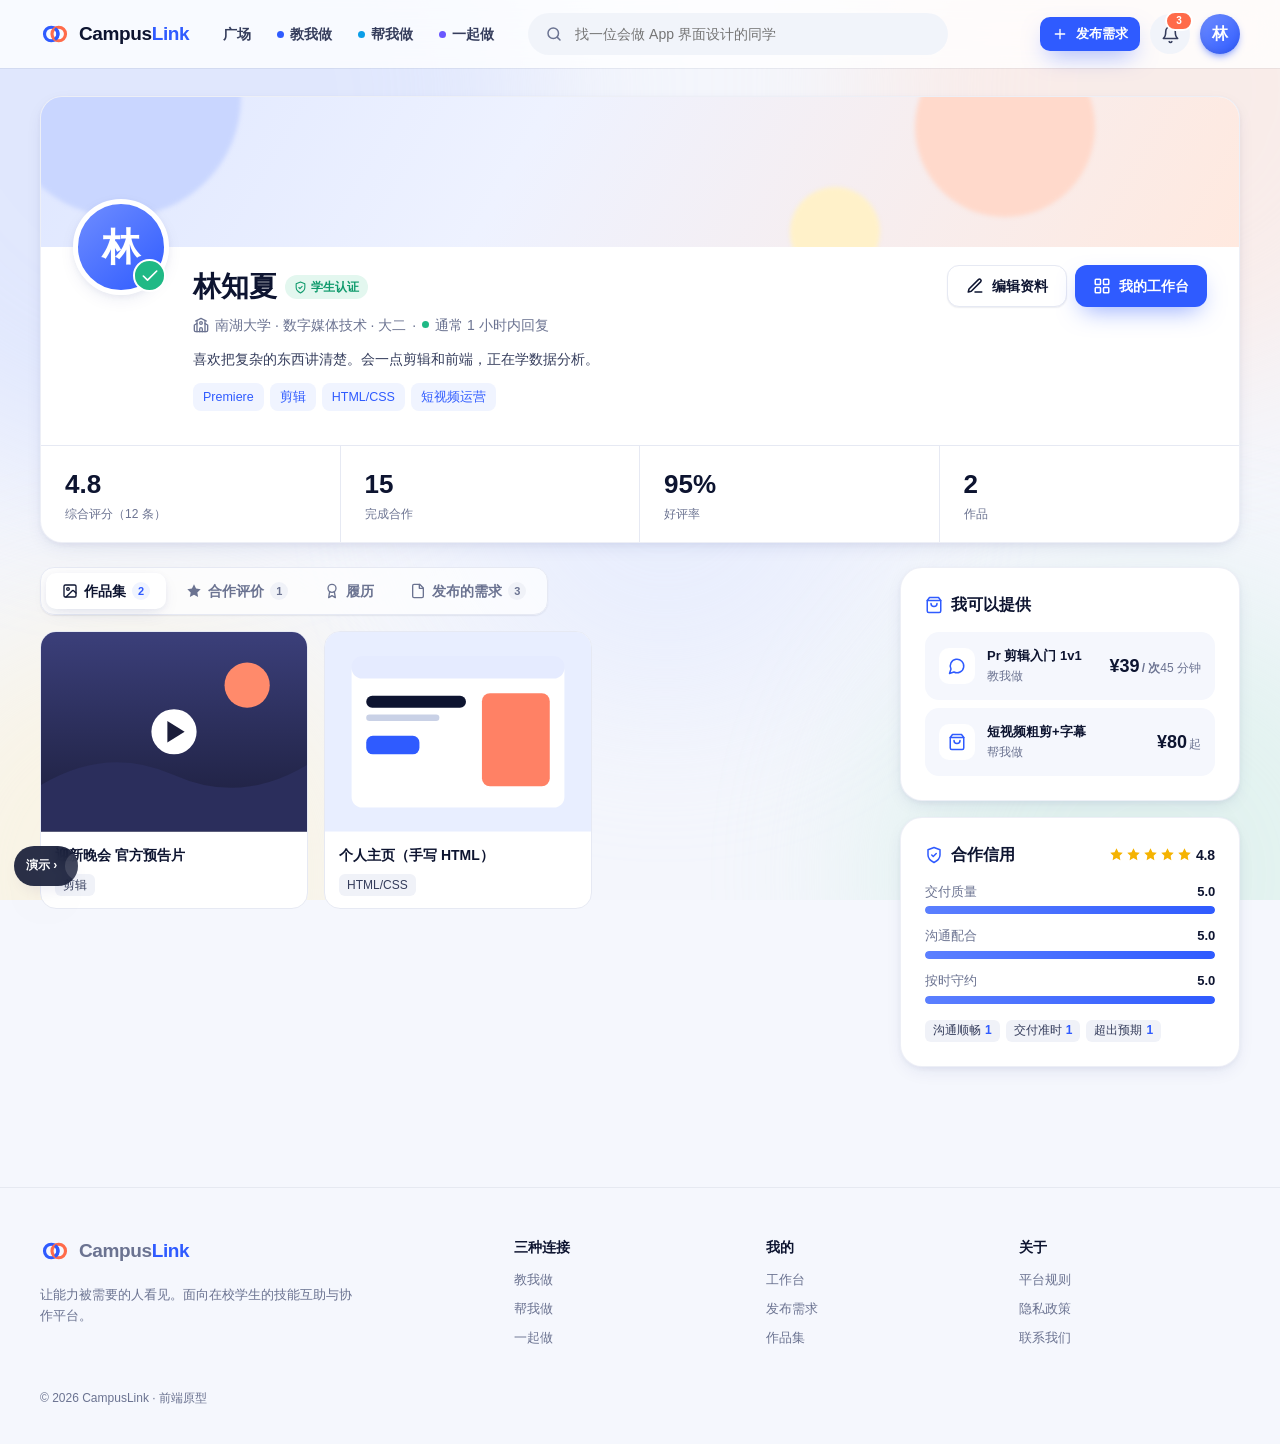
<file: profile.html>
<!doctype html>
<html lang="zh-CN">
<head>
<meta charset="utf-8"><meta name="viewport" content="width=device-width, initial-scale=1">
<title>个人主页 · CampusLink</title>
<link rel="stylesheet" href="assets/css/main.css">
<style>
  .pf-head { position: relative; overflow: hidden; padding: 0; }
  .pf-cover { height: 150px; background: linear-gradient(120deg, #dfe7ff, #eef2ff 40%, #ffe9df 100%); position: relative; overflow: hidden; }
  .pf-cover i { position: absolute; border-radius: 50%; filter: blur(2px); }
  .pf-body { padding: 0 32px 28px; display: grid; grid-template-columns: auto 1fr auto; gap: 24px; align-items: start; position: relative; }
  .pf-body > div { padding-top: 18px; }
  .pf-body .avatar.xl { border: 5px solid #fff; box-shadow: var(--sh-2); margin-top: -48px; }
  .pf-name { font-size: 28px; font-weight: 900; }
  .pf-stats { display: grid; grid-template-columns: repeat(4, 1fr); border-top: 1px solid var(--line); }
  .pf-stats > div { padding: 18px 24px; border-right: 1px solid var(--line); }
  .pf-stats > div:last-child { border-right: 0; }
  .pf-stats b { font-family: var(--font-num); font-size: 26px; font-weight: 800; }
  .pf-stats span { display: block; font-size: 12px; color: var(--muted); }
  .works { display: grid; grid-template-columns: repeat(auto-fill, minmax(220px, 1fr)); gap: 16px; }
  .svc-row { display: flex; align-items: center; gap: 12px; padding: 14px; border-radius: 14px; background: var(--bg); transition: .25s var(--ease); cursor: pointer; }
  .svc-row:hover { background: var(--primary); color: #fff; transform: translateX(4px); }
  .svc-row:hover .text-muted, .svc-row:hover .price, .svc-row:hover small { color: #fff !important; }
  .svc-row .ic { width: 36px; height: 36px; border-radius: 10px; background: #fff; color: var(--primary); display: grid; place-items: center; flex: none; }
  .svc-row .ic svg { width: 18px; height: 18px; }
  .bar { height: 8px; border-radius: 8px; background: var(--line-2); overflow: hidden; }
  .bar i { display: block; height: 100%; border-radius: 8px; background: linear-gradient(90deg, var(--primary-400), var(--primary)); width: 0; transition: width 1.2s var(--ease); }
  .review { padding: 18px 0; border-bottom: 1px solid var(--line); }
  .review:last-child { border-bottom: 0; }
  .exp { display: flex; gap: 14px; }
  .exp .ic { width: 42px; height: 42px; border-radius: 12px; background: var(--primary-50); color: var(--primary); display: grid; place-items: center; flex: none; }
  .exp .ic svg { width: 20px; height: 20px; }
  @media (max-width: 760px) { .pf-body { grid-template-columns: 1fr; } .pf-stats { grid-template-columns: 1fr 1fr; } }
</style>
</head>
<body>
<main class="page">
  <div class="container" id="root"><div class="card skeleton" style="height:320px"></div></div>
</main>
<script src="assets/js/config.js"></script>
<script src="assets/js/mock-data.js"></script>
<script src="assets/js/api.js"></script>
<script src="assets/js/ui.js"></script>
<script>
(async function () {
  const U = CL.ui; const { $, $$, qs, icon, esc, avatar, cover, stars, timeAgo, fmtBudget, modeBadge, MODES, tabs, emptyState, modal, countUp } = U;
  const me = await U.mountHeader({});
  const uidp = qs('id') || me?.id;
  if (!uidp) return (location.href = 'login.html');
  let u; try { u = await CL.api.users.get(uidp); } catch (e) { $('#root').innerHTML = emptyState('user', '用户不存在'); return; }
  const isMe = me && me.id === u.id;
  const [works, reviews, posts] = await Promise.all([CL.api.portfolio.list(u.id), CL.api.users.reviews(u.id), CL.api.users.posts(u.id)]);
  U.setTitle(u.name);

  const dimAvg = (k) => reviews.length ? reviews.reduce((s, r) => s + (r.dims?.[k] || r.rating), 0) / reviews.length : 0;
  const tagCount = {}; reviews.forEach((r) => (r.tags || []).forEach((t) => (tagCount[t] = (tagCount[t] || 0) + 1)));
  const topTags = Object.entries(tagCount).sort((a, b) => b[1] - a[1]).slice(0, 8);

  $('#root').innerHTML = `
  <section class="card pf-head reveal">
    <div class="pf-cover"><i style="width:240px;height:240px;left:-40px;top:-120px;background:#c9d6ff"></i><i style="width:180px;height:180px;right:12%;top:-60px;background:#ffd9cb"></i><i style="width:90px;height:90px;right:30%;bottom:-30px;background:#fff1c9"></i></div>
    <div class="pf-body">
      ${avatar(u, 'xl')}
      <div style="padding-bottom:6px">
        <div class="row gap-8 wrap"><h1 class="pf-name">${esc(u.name)}</h1>${u.verified ? `<span class="badge badge-mint">${icon('shieldCheck')}${u.verifiedType === 'tutor' ? '导师认证' : '学生认证'}</span>` : `<span class="badge badge-gray">未认证</span>`}</div>
        <div class="text-muted mt-4 row gap-6 wrap">${icon('school', '').replace('<svg', '<svg style="width:16px;height:16px"')}${esc(u.school)} · ${esc(u.major)} · ${esc(u.grade)}<span>·</span><span class="dot" style="color:var(--mint)"></span>通常 ${esc(u.responseTime)}回复</div>
        <p class="mt-12" style="max-width:640px;color:var(--ink-2)">${esc(u.bio || '这个人很神秘，还没有写简介。')}</p>
        <div class="row gap-6 wrap mt-12">${(u.skills || []).map((s) => `<span class="tag tag-blue">${esc(s)}</span>`).join('')}</div>
      </div>
      <div class="row gap-8" style="padding-bottom:6px">
        ${isMe ? `<a class="btn btn-ghost" href="profile-edit.html">${icon('edit')}编辑资料</a><a class="btn btn-primary" href="dashboard.html">${icon('grid')}我的工作台</a>` : `
        <div class="dropdown" id="inviteDd"><button class="btn btn-primary">${icon('userPlus')}邀请合作${icon('chevronDown')}</button>
          <div class="menu">${Object.values(MODES).map((m) => `<a href="publish.html?mode=${m.key}&invite=${u.id}">${icon(m.icon)}${m.name}<span class="text-xs text-muted" style="margin-left:auto">${m.desc}</span></a>`).join('')}</div></div>`}
      </div>
    </div>
    <div class="pf-stats">
      <div><b data-c="${u.stats.rating}" data-d="1">0</b><span>综合评分（${u.stats.ratingCount} 条）</span></div>
      <div><b data-c="${u.stats.completed}">0</b><span>完成合作</span></div>
      <div><b data-c="${u.stats.goodRate}" data-s="%">0</b><span>好评率</span></div>
      <div><b data-c="${works.length}">0</b><span>作品</span></div>
    </div>
  </section>

  <div class="layout-side mt-24">
    <section>
      <div class="tabs" id="pfTabs"><button data-tab="works" class="active">${icon('image')}作品集 <span class="cnt">${works.length}</span></button><button data-tab="reviews">${icon('star')}合作评价 <span class="cnt">${reviews.length}</span></button><button data-tab="resume">${icon('award')}履历</button><button data-tab="posts">${icon('file')}发布的需求 <span class="cnt">${posts.length}</span></button></div>
      <div class="mt-16" id="pane"></div>
    </section>
    <aside class="col gap-16 sticky">
      <div class="card card-pad reveal" style="--d:.1s">
        <div class="section-title"><h3>${icon('bag')}${isMe ? '我' : 'TA'}可以提供</h3></div>
        <div class="col gap-8">${(u.services || []).length ? u.services.map((s) => `<a class="svc-row" href="${isMe ? 'profile-edit.html' : `publish.html?mode=${s.mode}&invite=${u.id}`}"><span class="ic">${icon({ teach: 'chat', help: 'bag', together: 'users' }[s.mode])}</span><div class="grow"><div class="fw-700 text-sm">${esc(s.title)}</div><div class="text-xs text-muted">${MODES[s.mode].name}</div></div><div style="text-align:right">${fmtBudget(s.price).replace('class="price', 'class="price text-sm')}<small class="text-xs text-muted">${esc(s.unit || '')}</small></div></a>`).join('') : `<p class="text-sm text-muted">${isMe ? '还没有添加服务，<a class="text-primary" href="profile-edit.html">去添加</a>' : '暂未公开服务，可直接邀请合作'}</p>`}</div>
      </div>
      <div class="card card-pad reveal" style="--d:.18s">
        <div class="section-title"><h3>${icon('shieldCheck')}合作信用</h3><span class="row gap-4">${stars(u.stats.rating)}<b class="num">${u.stats.rating.toFixed(1)}</b></span></div>
        ${[['quality', '交付质量'], ['communication', '沟通配合'], ['punctuality', '按时守约']].map(([k, n]) => { const v = dimAvg(k); return `<div class="mt-12"><div class="row-between text-sm"><span class="text-muted">${n}</span><b class="num">${v ? v.toFixed(1) : '-'}</b></div><div class="bar mt-4"><i data-w="${(v / 5) * 100}"></i></div></div>`; }).join('')}
        ${topTags.length ? `<div class="row gap-6 wrap mt-16">${topTags.map(([t, c]) => `<span class="tag tag-sm">${esc(t)} <b class="text-primary">${c}</b></span>`).join('')}</div>` : ''}
      </div>
    </aside>
  </div>`;

  const P = {
    works: () => works.length ? `<div class="works stagger">${works.map((w) => `<div class="work-card" data-w="${w.id}"><div class="cover">${w.coverUrl ? `<img src="${esc(w.coverUrl)}" style="width:100%;height:100%;object-fit:cover">` : cover(w.coverKind, w.coverSeed)}</div><div class="body"><div class="fw-700 ellipsis">${esc(w.title)}</div><div class="row gap-6 mt-8">${(w.tags || []).slice(0, 2).map((t) => `<span class="tag tag-sm">${esc(t)}</span>`).join('')}</div></div></div>`).join('')}</div>` : `<div class="card">${emptyState('image', '还没有作品', isMe ? '上传作品，让别人更快认识你' : '', isMe ? '<a class="btn btn-primary" href="profile-edit.html#works">添加作品</a>' : '')}</div>`,
    reviews: () => `<div class="card card-pad">${reviews.length ? reviews.map((r) => `<div class="review"><div class="row">${avatar(r.reviewer, 'sm')}<div class="grow"><b class="text-sm">${esc(r.reviewer?.name)}</b><div class="text-xs text-muted">${timeAgo(r.createdAt)}</div></div>${stars(r.rating)}</div><p class="mt-12">${esc(r.content)}</p><div class="row gap-6 wrap mt-8">${(r.tags || []).map((t) => `<span class="tag tag-sm">${esc(t)}</span>`).join('')}</div></div>`).join('') : emptyState('star', '还没有评价', '完成合作后，双方可以互相评价')}</div>`,
    resume: () => `<div class="card card-pad col gap-24">
      <div><div class="section-title"><h3>${icon('help')}经历</h3></div>${(u.experiences || []).length ? `<div class="col gap-16">${u.experiences.map((e) => `<div class="exp"><span class="ic">${icon('help')}</span><div><b>${esc(e.title)}</b><div class="text-sm text-muted">${esc(e.org)} · ${esc(e.period)}</div><p class="text-sm mt-4">${esc(e.desc)}</p></div></div>`).join('')}</div>` : '<p class="text-muted text-sm">暂无</p>'}</div>
      <div><div class="section-title"><h3>${icon('trophy')}获奖与证书</h3></div>${(u.awards || []).length ? `<div class="col gap-8">${u.awards.map((a) => `<div class="row"><span class="badge badge-amber">${esc(a.year)}</span>${esc(a.title)}</div>`).join('')}</div>` : '<p class="text-muted text-sm">暂无</p>'}</div>
      ${(u.links || []).length ? `<div><div class="section-title"><h3>${icon('link')}外部链接</h3></div><div class="row gap-8 wrap">${u.links.map((l) => `<a class="tag tag-outline" href="${esc(l.url)}" target="_blank">${icon('link')}${esc(l.label)}</a>`).join('')}</div></div>` : ''}
    </div>`,
    posts: () => posts.length ? `<div class="grid grid-2 stagger">${posts.map(U.postCard).join('')}</div>` : `<div class="card">${emptyState('file', '暂无公开需求')}</div>`,
  };
  const show = (k) => { $('#pane').innerHTML = P[k](); bindWorks(); };
  tabs($('#pfTabs'), show); show('works');

  function bindWorks() {
    $$('[data-w]', $('#pane')).forEach((c) => (c.onclick = () => {
      const w = works.find((x) => x.id === c.dataset.w);
      modal({ size: 'lg', body: `<div style="border-radius:16px;overflow:hidden;aspect-ratio:16/9">${w.coverUrl ? `<img src="${esc(w.coverUrl)}" style="width:100%;height:100%;object-fit:cover">` : cover(w.coverKind, w.coverSeed)}</div><div class="row-between mt-16"><h3 class="h3">${esc(w.title)}</h3><button class="icon-btn" data-close>${icon('x')}</button></div><p class="text-muted mt-8">${esc(w.description)}</p><div class="row gap-6 mt-12">${(w.tags || []).map((t) => `<span class="tag tag-sm">${esc(t)}</span>`).join('')}${w.link ? `<a class="btn btn-soft btn-sm" style="margin-left:auto" href="${esc(w.link)}" target="_blank">${icon('link')}查看链接</a>` : ''}</div>` });
    }));
  }
  // 下拉
  const dd = $('#inviteDd'); if (dd) { dd.firstElementChild.onclick = (e) => { e.stopPropagation(); dd.classList.toggle('open'); }; }
  U.reveal();
  $$('[data-c]').forEach((n) => countUp(n, +n.dataset.c, { decimals: +n.dataset.d || 0, suffix: n.dataset.s || '' }));
  setTimeout(() => $$('.bar i').forEach((b) => (b.style.width = b.dataset.w + '%')), 300);
  U.mountFooter();
})();
</script>
</body>
</html>
</file>
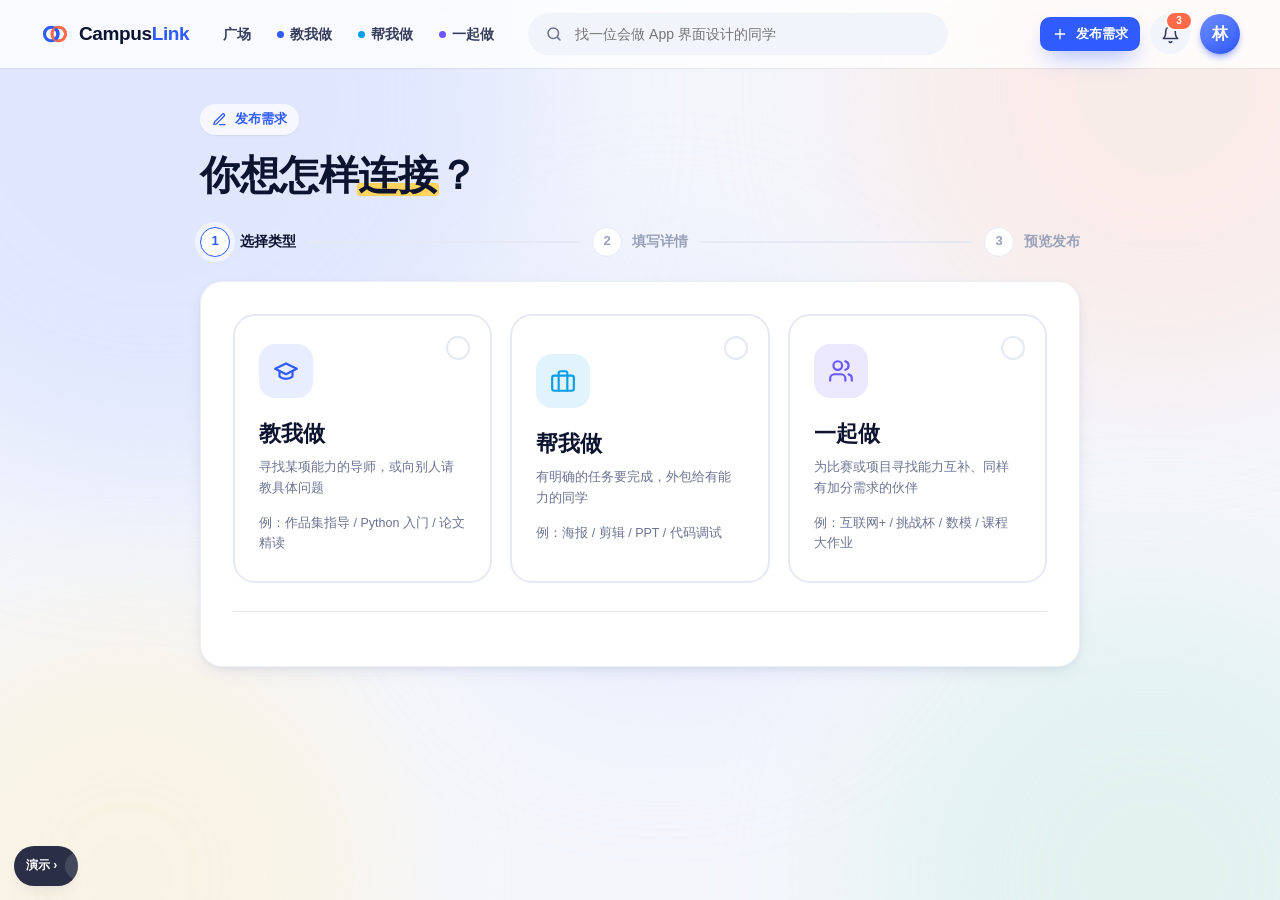
<file: publish.html>
<!doctype html>
<html lang="zh-CN">
<head>
<meta charset="utf-8"><meta name="viewport" content="width=device-width, initial-scale=1">
<title>发布需求 · CampusLink</title>
<link rel="stylesheet" href="assets/css/main.css">
<style>
  .pick-modes { display: grid; grid-template-columns: repeat(3, 1fr); gap: 18px; }
  .pm { position: relative; padding: 28px 24px; border-radius: 22px; background: #fff; border: 2px solid var(--line); cursor: pointer; transition: .3s var(--ease); text-align: left; overflow: hidden; }
  .pm:hover { transform: translateY(-4px); box-shadow: var(--sh-2); }
  .pm.on { border-color: var(--mc); box-shadow: 0 0 0 5px var(--mbg); }
  .pm .ic { width: 54px; height: 54px; border-radius: 16px; background: var(--mbg); color: var(--mc); display: grid; place-items: center; transition: .3s; }
  .pm.on .ic { background: var(--mc); color: #fff; }
  .pm .ic svg { width: 26px; height: 26px; }
  .pm h3 { font-size: 22px; font-weight: 900; margin: 18px 0 6px; }
  .pm .ex { margin-top: 14px; font-size: 12.5px; color: var(--muted); }
  .pm .radio { position: absolute; right: 20px; top: 20px; width: 24px; height: 24px; border-radius: 50%; border: 2px solid var(--line); display: grid; place-items: center; color: #fff; transition: .3s; }
  .pm.on .radio { background: var(--mc); border-color: var(--mc); }
  .pm .radio svg { width: 14px; height: 14px; }
  .pm.teach { --mc: var(--teach); --mbg: var(--teach-bg); } .pm.help { --mc: var(--help); --mbg: var(--help-bg); } .pm.together { --mc: var(--together); --mbg: var(--together-bg); }
  .wiz-card { padding: 32px; }
  .wiz-foot { display: flex; justify-content: space-between; margin-top: 28px; padding-top: 22px; border-top: 1px solid var(--line); }
  .role-list { display: flex; flex-direction: column; gap: 8px; }
  .role-row { display: flex; gap: 10px; align-items: center; }
  .role-row .input { height: 40px; }
  .pane { animation: rise .5s var(--ease); }
  .counter { font-size: 12px; color: var(--muted-2); text-align: right; }
  .preview-wrap { display: grid; grid-template-columns: 360px 1fr; gap: 28px; align-items: start; }
  @media (max-width: 900px) { .pick-modes, .preview-wrap { grid-template-columns: 1fr; } }
</style>
</head>
<body>
<main class="page">
  <div class="container-sm">
    <div class="page-hero">
      <span class="eyebrow" data-ic="edit" id="pubEyebrow">发布需求</span>
      <h1 class="h1 mt-16" id="pubTitle">你想怎样<span class="hl">连接</span>？</h1>
      <div id="inviteBanner"></div>
    </div>
    <div class="stepper mb-24" id="stepper">
      <div class="step active" data-s="1"><span class="n">1</span>选择类型</div><div class="step-line"></div>
      <div class="step" data-s="2"><span class="n">2</span>填写详情</div><div class="step-line"></div>
      <div class="step" data-s="3"><span class="n">3</span>预览发布</div>
    </div>

    <div class="card wiz-card">
      <!-- STEP 1 -->
      <section class="pane" data-pane="1">
        <div class="pick-modes" id="pickModes"></div>
      </section>
      <!-- STEP 2 -->
      <form class="pane hidden" data-pane="2" id="pubForm" novalidate>
        <div class="col gap-20">
          <div class="field"><label>标题 <span class="req">*</span></label><input class="input" name="title" maxlength="50" placeholder=""><div class="counter"><span id="titleCnt">0</span>/50</div></div>
          <div class="field"><label>详细描述 <span class="req">*</span></label><textarea class="textarea" name="description" rows="6" style="min-height:160px"></textarea><span class="hint" id="descHint"></span></div>
          <div class="form-grid">
            <div class="field"><label>分类</label><select class="select" name="category"><option>设计</option><option>开发</option><option>编程</option><option>剪辑</option><option>竞赛</option><option>科研</option><option>工科</option><option>其他</option></select></div>
            <div class="field"><label>截止日期 <span class="req">*</span></label><input class="input" type="date" name="deadline"></div>
            <div class="field full"><label>技能标签 <span class="text-muted text-xs">回车添加，最多 6 个</span></label><div class="chip-input" data-chips="tags"><input placeholder="如 Figma、Python、剪辑"></div></div>
            <div class="field full"><label>合作方式</label><div class="choice-group">
              <label class="choice"><input type="radio" name="location" value="online" checked><span data-ic="video">线上</span></label>
              <label class="choice"><input type="radio" name="location" value="offline"><span data-ic="mapPin">线下</span></label>
              <label class="choice"><input type="radio" name="location" value="either"><span>都可以</span></label></div></div>
          </div>

          <!-- 教我做 -->
          <div class="form-grid" data-for="teach">
            <div class="field"><label>每次时长</label><select class="select" name="sessionMinutes"><option value="30">30 分钟</option><option value="45">45 分钟</option><option value="60" selected>60 分钟</option><option value="90">90 分钟</option></select></div>
            <div class="field"><label>预计次数</label><input class="input" type="number" name="sessions" min="1" value="1"></div>
          </div>
          <!-- 帮我做 -->
          <div class="field" data-for="help"><label>期望交付物 <span class="text-muted text-xs">回车添加</span></label><div class="chip-input" data-chips="deliverables"><input placeholder="如 .pptx 源文件、1080p 成片"></div></div>
          <!-- 一起做 -->
          <div class="col gap-20" data-for="together">
            <div class="form-grid">
              <div class="field"><label>比赛 / 项目名称 <span class="req">*</span></label><input class="input" name="event" placeholder="如：第十二届“互联网+”大赛"></div>
              <div class="field"><label>团队总人数</label><input class="input" type="number" name="teamSize" min="2" value="4"></div>
            </div>
            <div class="field"><label>角色 <span class="text-muted text-xs">勾选“已有”表示团队里已经有人负责</span></label>
              <div class="role-list" id="roleList"></div>
              <button type="button" class="btn btn-soft btn-sm mt-8" id="addRole" style="align-self:flex-start" data-ic="plus">添加角色</button></div>
          </div>

          <div class="field"><label>对参与者的要求 <span class="text-muted text-xs">回车添加</span></label><div class="chip-input" data-chips="requirements"><input placeholder="如 有相关作品、每周可投入 6 小时"></div></div>

          <div class="field"><label id="budgetLabel">预算</label>
            <div class="choice-group" id="budgetTypes"></div>
            <div class="form-grid mt-8" id="budgetAmt"><div class="field"><div class="input-group"><span data-ic="wallet"></span><input class="input" type="number" name="min" placeholder="最低"><span class="suffix">元</span></div></div><div class="field"><div class="input-group"><span data-ic="wallet"></span><input class="input" type="number" name="max" placeholder="最高（可选）"><span class="suffix">元</span></div></div></div>
          </div>
        </div>
      </form>
      <!-- STEP 3 -->
      <section class="pane hidden" data-pane="3"><div class="preview-wrap"><div id="previewCard"></div><div id="previewInfo"></div></div></section>

      <div class="wiz-foot">
        <button class="btn btn-ghost" id="prevBtn" data-ic="arrowLeft">上一步</button>
        <button class="btn btn-primary" id="nextBtn">下一步</button>
      </div>
    </div>
  </div>
</main>
<script src="assets/js/config.js"></script>
<script src="assets/js/mock-data.js"></script>
<script src="assets/js/api.js"></script>
<script src="assets/js/ui.js"></script>
<script>
(async function () {
  const U = CL.ui; const { $, $$, qs, icon, esc, MODES, toast } = U;
  const me = await U.mountHeader({});
  await U.requireLogin();
  U.hydrate();

  const editId = qs('edit');
  const inviteId = qs('invite');
  let editing = null;
  const st = { step: 1, mode: qs('mode') || '', chips: { tags: [], deliverables: [], requirements: [] }, roles: [{ name: '', filled: true }, { name: '', filled: false }] };

  const PLACE = {
    teach: ['如：求一位学长带我入门 Python 数据分析', '说说你想学什么、目前的基础、希望达成的目标，以及偏好的指导方式。'],
    help: ['如：毕设答辩 PPT 视觉优化（20 页左右）', '写清楚要做什么、交付标准、参考风格，越具体越容易找到合适的人。'],
    together: ['如：“互联网+”大赛 招募后端与运营', '介绍项目/比赛、团队现状、每个角色要做的事，以及获奖后的分配方式。'],
  };
  const BUDGET = {
    teach: [['per_session', '按次'], ['hourly', '按小时'], ['negotiable', '面议'], ['free', '免费 / 互助']],
    help: [['fixed', '一口价'], ['negotiable', '面议']],
    together: [['credit', '学分 / 综测加分'], ['free', '奖金平分 / 无报酬'], ['negotiable', '面议']],
  };

  $('#pickModes').innerHTML = Object.values(MODES).map((m) => `<button type="button" class="pm ${m.key}" data-m="${m.key}"><span class="radio">${icon('check')}</span><span class="ic">${icon(m.icon)}</span><h3>${m.name}</h3><p class="text-sm text-muted">${{ teach: '寻找某项能力的导师，或向别人请教具体问题', help: '有明确的任务要完成，外包给有能力的同学', together: '为比赛或项目寻找能力互补、同样有加分需求的伙伴' }[m.key]}</p><div class="ex">例：${{ teach: '作品集指导 / Python 入门 / 论文精读', help: '海报 / 剪辑 / PPT / 代码调试', together: '互联网+ / 挑战杯 / 数模 / 课程大作业' }[m.key]}</div></button>`).join('');
  $$('.pm').forEach((b) => (b.onclick = () => { st.mode = b.dataset.m; $$('.pm').forEach((x) => x.classList.toggle('on', x === b)); setTimeout(() => go(2), 260); }));

  if (inviteId) { const iu = await CL.api.users.get(inviteId).catch(() => null); if (iu) $('#inviteBanner').innerHTML = `<div class="row card-pad-sm mt-16" style="background:#fff;border-radius:14px;box-shadow:var(--sh-1)">${U.avatar(iu, 'sm')}<div class="grow text-sm">定向邀请 <b>${esc(iu.name)}</b>：发布后 TA 会收到通知，其他同学也仍可申请。</div></div>`; }

  // chips
  $$('[data-chips]').forEach((box) => {
    const key = box.dataset.chips, input = $('input', box);
    const render = () => { $$('.tag', box).forEach((t) => t.remove()); st.chips[key].forEach((v, i) => input.insertAdjacentHTML('beforebegin', `<span class="tag">${esc(v)}<button type="button" data-i="${i}">${icon('x')}</button></span>`)); $$('.tag button', box).forEach((b) => (b.onclick = () => { st.chips[key].splice(+b.dataset.i, 1); render(); })); };
    box._render = render;
    input.addEventListener('keydown', (e) => { if (e.key === 'Enter' || e.key === ',') { e.preventDefault(); const v = input.value.trim(); if (v && !st.chips[key].includes(v) && (key !== 'tags' || st.chips[key].length < 6)) { st.chips[key].push(v); render(); } input.value = ''; } if (e.key === 'Backspace' && !input.value && st.chips[key].length) { st.chips[key].pop(); render(); } });
    box.addEventListener('click', () => input.focus());
  });
  function renderRoles() {
    $('#roleList').innerHTML = st.roles.map((r, i) => `<div class="role-row"><input class="input grow" data-ri="${i}" value="${esc(r.name)}" placeholder="角色名，如：后端开发"><label class="row gap-6 text-sm" style="white-space:nowrap"><span class="switch"><input type="checkbox" data-rf="${i}" ${r.filled ? 'checked' : ''}><i></i></span>已有</label><button type="button" class="icon-btn" data-rd="${i}" style="width:36px;height:36px">${icon('trash')}</button></div>`).join('');
    $$('[data-ri]').forEach((n) => (n.oninput = () => (st.roles[+n.dataset.ri].name = n.value)));
    $$('[data-rf]').forEach((n) => (n.onchange = () => (st.roles[+n.dataset.rf].filled = n.checked)));
    $$('[data-rd]').forEach((n) => (n.onclick = () => { st.roles.splice(+n.dataset.rd, 1); renderRoles(); }));
  }
  $('#addRole').onclick = () => { st.roles.push({ name: '', filled: false }); renderRoles(); };
  renderRoles();
  const f = $('#pubForm');
  f.elements.title.oninput = () => ($('#titleCnt').textContent = f.elements.title.value.length);

  function applyMode() {
    const m = st.mode;
    $$('[data-for]').forEach((n) => n.classList.toggle('hidden', n.dataset.for !== m));
    f.elements.title.placeholder = PLACE[m][0]; f.description.placeholder = PLACE[m][1];
    $('#budgetLabel').textContent = m === 'together' ? '回报方式' : '预算';
    const cur = $('input[name="btype"]:checked')?.value;
    $('#budgetTypes').innerHTML = BUDGET[m].map(([k, n], i) => `<label class="choice"><input type="radio" name="btype" value="${k}" ${(cur ? cur === k : !i) ? 'checked' : ''}><span>${n}</span></label>`).join('');
    if (!$('input[name="btype"]:checked')) $('input[name="btype"]').checked = true;
    const sync = () => $('#budgetAmt').classList.toggle('hidden', !['fixed', 'hourly', 'per_session'].includes($('input[name="btype"]:checked').value));
    $$('input[name="btype"]').forEach((r) => (r.onchange = sync)); sync();
    $('#pubEyebrow').innerHTML = `${icon(MODES[m].icon)}发布「${MODES[m].name}」`; $('#pubEyebrow').style.color = MODES[m].color;
  }

  function collect() {
    const d = Object.fromEntries(new FormData(f));
    const bt = d.btype;
    const out = { mode: st.mode, title: d.title.trim(), description: d.description.trim(), category: d.category, deadline: d.deadline ? new Date(d.deadline + 'T23:59:00').toISOString() : null, location: d.location, tags: st.chips.tags, requirements: st.chips.requirements,
      budget: ['fixed', 'hourly', 'per_session'].includes(bt) ? { type: bt, min: +d.min || 0, ...(d.max ? { max: +d.max } : {}) } : { type: bt } };
    if (st.mode === 'teach') Object.assign(out, { sessionMinutes: +d.sessionMinutes, sessions: +d.sessions || 1 });
    if (st.mode === 'help') out.deliverables = st.chips.deliverables;
    if (st.mode === 'together') Object.assign(out, { event: d.event.trim(), teamSize: +d.teamSize || null, roles: st.roles.filter((r) => r.name.trim()).map((r) => ({ name: r.name.trim(), filled: r.filled })) });
    if (inviteId) Object.assign(out, { invitedUserId: inviteId });
    return out;
  }
  function validate(d) {
    const errs = [];
    $$('.invalid', f).forEach((n) => n.classList.remove('invalid'));
    if (d.title.length < 5) { errs.push('标题至少 5 个字'); f.elements.title.classList.add('invalid'); }
    if (d.description.length < 15) { errs.push('描述至少 15 个字'); f.description.classList.add('invalid'); }
    if (!d.deadline) { errs.push('请选择截止日期'); f.deadline.classList.add('invalid'); }
    if (d.mode === 'together' && !d.event) { errs.push('请填写比赛/项目名称'); f.event.classList.add('invalid'); }
    if (d.mode === 'together' && !d.roles.some((r) => !r.filled)) errs.push('至少需要一个待招募的角色');
    if (['fixed', 'hourly', 'per_session'].includes(d.budget.type) && !d.budget.min) errs.push('请填写金额');
    if (errs.length) toast(errs[0], 'error');
    return !errs.length;
  }

  function go(n) {
    if (n === 2 && !st.mode) return toast('请先选择一种类型', 'info');
    if (n === 3) { const d = collect(); if (!validate(d)) return; renderPreview(d); }
    st.step = n;
    if (n === 2) applyMode();
    $$('.pane').forEach((p) => p.classList.toggle('hidden', +p.dataset.pane !== n));
    $$('#stepper .step').forEach((s) => { const k = +s.dataset.s; s.classList.toggle('active', k === n); s.classList.toggle('done', k < n); $('.n', s).innerHTML = k < n ? icon('check') : k; });
    $$('#stepper .step-line').forEach((l, i) => l.classList.toggle('done', i + 1 < n));
    $('#prevBtn').classList.toggle('hidden', n === 1);
    $('#nextBtn').classList.toggle('hidden', n === 1);
    $('#nextBtn').innerHTML = n === 3 ? `${icon('send')}${editing ? '保存修改' : '确认发布'}` : `下一步${icon('arrowRight')}`;
    $('#pubTitle').innerHTML = ['', '你想怎样<span class="hl">连接</span>？', '把需求<span class="hl">写清楚</span>', '最后<span class="hl">确认</span>一下'][n];
    scrollTo({ top: 0, behavior: 'smooth' });
  }
  function renderPreview(d) {
    $('#previewCard').innerHTML = `<div class="text-xs text-muted mb-8">在广场中的展示效果</div>` + U.postCard({ ...d, id: 'preview', author: me, createdAt: new Date().toISOString(), applicantCount: 0, status: 'open', summary: d.description.slice(0, 60) }).replace(/onclick="[^"]*"/, '');
    $('#previewInfo').innerHTML = `<h3 class="h3">${esc(d.title)}</h3><p class="desc-body text-muted mt-12" style="white-space:pre-line">${esc(d.description)}</p>
      <dl class="kv mt-24"><dt>类型</dt><dd>${MODES[d.mode].name}</dd><dt>截止</dt><dd>${U.fmtDate(d.deadline)}</dd><dt>${d.mode === 'together' ? '回报' : '预算'}</dt><dd>${U.fmtBudget(d.budget)}</dd>
      ${d.roles ? `<dt>招募角色</dt><dd>${d.roles.filter((r) => !r.filled).map((r) => esc(r.name)).join('、')}</dd>` : ''}
      ${d.deliverables?.length ? `<dt>交付物</dt><dd>${d.deliverables.map(esc).join('、')}</dd>` : ''}
      ${d.requirements?.length ? `<dt>要求</dt><dd>${d.requirements.map(esc).join('；')}</dd>` : ''}</dl>`;
  }
  $('#prevBtn').onclick = () => go(st.step - 1);
  $('#nextBtn').onclick = async (e) => {
    if (st.step < 3) return go(st.step + 1);
    const d = collect(); e.currentTarget.disabled = true;
    try { const p = editing ? await CL.api.posts.update(editing.id, d) : await CL.api.posts.create(d); toast(editing ? '已保存' : '发布成功！'); setTimeout(() => (location.href = 'post.html?id=' + p.id), 500); }
    catch (err) { toast(err.message, 'error'); e.currentTarget.disabled = false; }
  };

  // 编辑模式：回填
  if (editId) {
    editing = await CL.api.posts.get(editId);
    st.mode = editing.mode; f.elements.title.value = editing.title; f.description.value = editing.description; f.category.value = editing.category || '其他';
    if (editing.deadline) f.deadline.value = editing.deadline.slice(0, 10);
    $$('input[name="location"]').forEach((r) => (r.checked = r.value === editing.location));
    ['tags', 'deliverables', 'requirements'].forEach((k) => { st.chips[k] = [...(editing[k] || [])]; $(`[data-chips="${k}"]`)._render(); });
    if (editing.roles) { st.roles = editing.roles.map((r) => ({ ...r })); renderRoles(); }
    if (editing.event) f.event.value = editing.event; if (editing.teamSize) f.teamSize.value = editing.teamSize;
    if (editing.sessionMinutes) f.sessionMinutes.value = editing.sessionMinutes; if (editing.sessions) f.sessions.value = editing.sessions;
    applyMode();
    $$('input[name="btype"]').forEach((r) => (r.checked = r.value === editing.budget?.type)); f.min.value = editing.budget?.min || ''; f.max.value = editing.budget?.max || '';
    applyMode(); $$('.pm').forEach((x) => x.classList.toggle('on', x.dataset.m === st.mode));
    go(2);
  } else if (st.mode) { $$('.pm').forEach((x) => x.classList.toggle('on', x.dataset.m === st.mode)); go(2); }
  else go(1);
  const dflt = new Date(Date.now() + 7 * 864e5); if (!f.deadline.value) f.deadline.value = dflt.toISOString().slice(0, 10);
})();
</script>
</body>
</html>
</file>
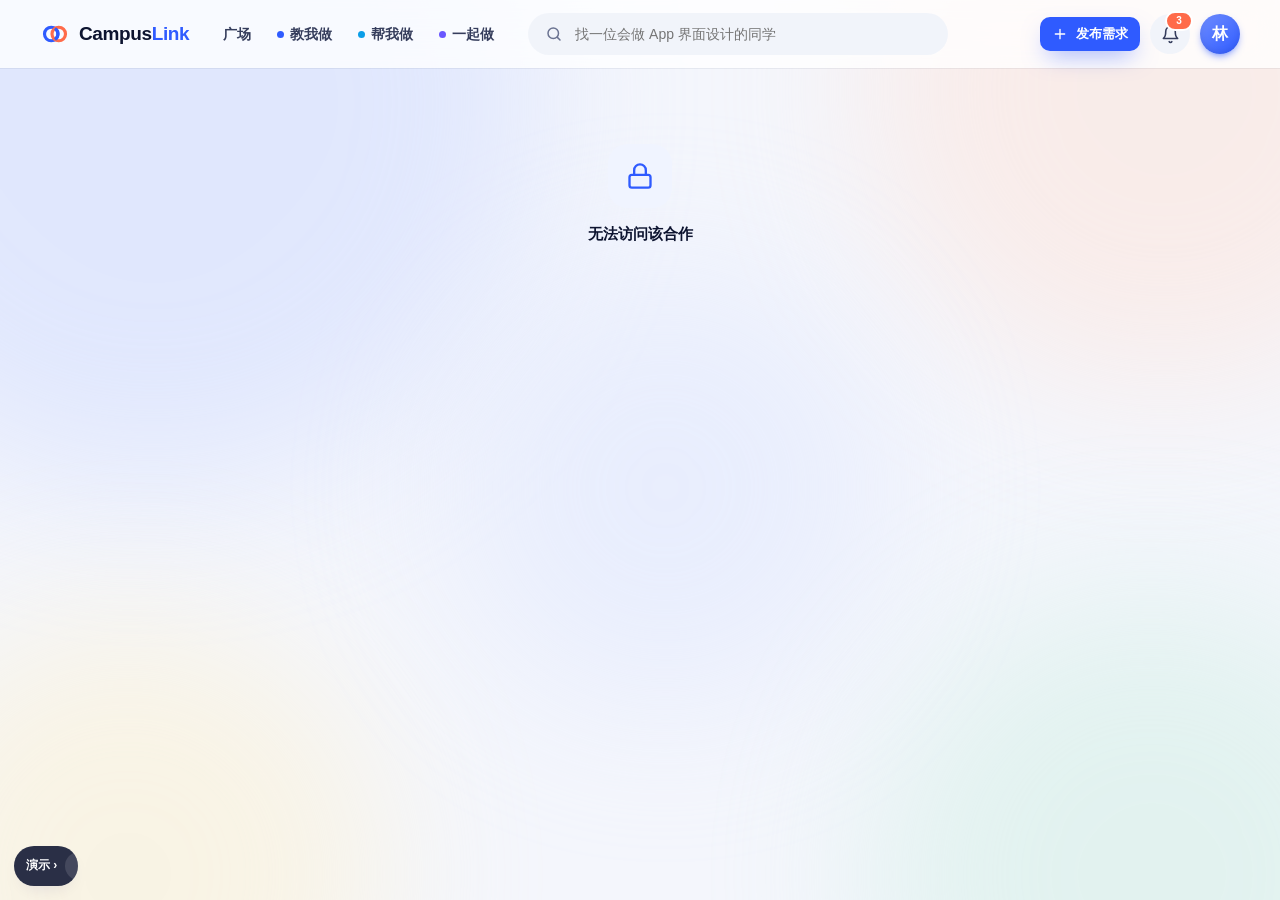
<file: review.html>
<!doctype html>
<html lang="zh-CN">
<head>
<meta charset="utf-8"><meta name="viewport" content="width=device-width, initial-scale=1">
<title>合作评价 · CampusLink</title>
<link rel="stylesheet" href="assets/css/main.css">
<style>
  .rv-hero { text-align: center; padding: 10px 0 30px; }
  .rv-hero .trophy { width: 84px; height: 84px; margin: 0 auto 18px; border-radius: 26px; background: linear-gradient(140deg, #ffd45c, #f5a524); display: grid; place-items: center; color: #fff; box-shadow: 0 16px 30px -12px #f5a524; animation: float 5s ease-in-out infinite; }
  .rv-hero .trophy svg { width: 40px; height: 40px; }
  .rv-card { padding: 32px; }
  .big-stars { display: flex; justify-content: center; gap: 10px; margin: 14px 0 6px; }
  .big-stars button { color: #e1e4ee; transition: transform .25s var(--ease-spring), color .15s; }
  .big-stars button svg { width: 46px; height: 46px; }
  .big-stars button.on { color: #f5b301; }
  .big-stars button:hover { transform: scale(1.15) rotate(-6deg); }
  .rate-label { text-align: center; font-weight: 800; font-size: 16px; min-height: 24px; color: #c27c00; }
  .dims { display: grid; grid-template-columns: repeat(3, 1fr); gap: 12px; margin: 26px 0; }
  .dim { padding: 14px; border-radius: 16px; background: var(--bg); text-align: center; }
  .dim .star-input { justify-content: center; margin-top: 8px; }
  .dim .star-input button svg { width: 22px; height: 22px; }
  .tag-pick { display: flex; flex-wrap: wrap; gap: 8px; justify-content: center; }
  .tag-pick button { height: 34px; padding: 0 14px; border-radius: 99px; border: 1px solid var(--line); background: #fff; font-size: 13px; font-weight: 600; transition: .2s var(--ease); }
  .tag-pick button.on { background: var(--primary); border-color: var(--primary); color: #fff; transform: translateY(-1px); }
  .blind { padding: 22px; border-radius: 18px; background: repeating-linear-gradient(-45deg, #fafbfe, #fafbfe 12px, #f3f5fb 12px, #f3f5fb 24px); text-align: center; color: var(--muted); }
  .done-check { width: 72px; height: 72px; border-radius: 50%; background: var(--mint); color: #fff; display: grid; place-items: center; margin: 0 auto 14px; animation: popIn .6s var(--ease-spring); }
  .done-check svg { width: 36px; height: 36px; }
  @keyframes popIn { from { transform: scale(.3); opacity: 0; } }
  @media (max-width: 700px) { .dims { grid-template-columns: 1fr; } }
</style>
</head>
<body>
<main class="page">
  <div class="container-sm" style="max-width:720px" id="root"></div>
</main>
<script src="assets/js/config.js"></script>
<script src="assets/js/mock-data.js"></script>
<script src="assets/js/api.js"></script>
<script src="assets/js/ui.js"></script>
<script>
(async function () {
  const U = CL.ui; const { $, $$, qs, icon, esc, avatar, stars, timeAgo, toast, fmtDate } = U;
  await U.mountHeader({});
  const me = await U.requireLogin();
  const cid = qs('id');
  const c = await CL.api.collabs.get(cid).catch(() => null);
  if (!c) { $('#root').innerHTML = U.emptyState('lock', '无法访问该合作'); return; }
  U.setTitle('合作评价');
  if (c.status !== 'completed') { $('#root').innerHTML = `<div class="card">${U.emptyState('clock', '合作完成后才能评价', '双方确认结项后，这里会开放互评', `<a class="btn btn-primary" href="workspace.html?id=${c.id}">回到协作空间</a>`)}</div>`; return; }
  const LABEL = ['', '不太满意', '一般', '还不错', '很满意', '超出预期！'];
  const TAGS = ['沟通顺畅', '交付准时', '专业靠谱', '超出预期', '耐心细致', '需求清晰', '反馈及时', '审美在线', '技术过硬', '讲解清晰'];

  async function render(justDone) {
    const r = await CL.api.reviews.forCollab(cid);
    const others = c.members.filter((m) => m.id !== me.id);
    const pending = others.filter((o) => r.pendingFor.includes(o.id));
    $('#root').innerHTML = `
      <div class="rv-hero reveal"><div class="trophy">${icon('trophy')}</div><h1 class="h1">合作<span class="hl">完成</span>啦</h1><p class="lead mt-8">「${esc(c.title)}」· ${fmtDate(c.startedAt)} → ${fmtDate(c.completedAt)}</p></div>
      <div class="col gap-20">
        ${pending.map((o) => `<form class="card rv-card reveal" data-for="${o.id}">
          <div class="row" style="justify-content:center;flex-direction:column;gap:8px">${avatar(o, 'lg')}<div class="text-muted text-sm">给 <b style="color:var(--ink)">${esc(o.name)}</b>（${esc(o.role)}）的评价</div></div>
          <div class="big-stars" data-overall>${[1, 2, 3, 4, 5].map((i) => `<button type="button" data-v="${i}">${icon('star')}</button>`).join('')}</div>
          <div class="rate-label" data-label>点击星星打分</div>
          <div class="dims">${[['quality', '交付质量'], ['communication', '沟通配合'], ['punctuality', '按时守约']].map(([k, n]) => `<div class="dim"><div class="text-sm fw-600">${n}</div><div class="star-input" data-dim="${k}">${[1, 2, 3, 4, 5].map((i) => `<button type="button" data-v="${i}">${icon('star')}</button>`).join('')}</div></div>`).join('')}</div>
          <div class="text-sm fw-600 mb-8" style="text-align:center">印象标签</div>
          <div class="tag-pick">${TAGS.map((t) => `<button type="button">${t}</button>`).join('')}</div>
          <textarea class="textarea mt-24" name="content" placeholder="说说这次合作的感受，会展示在对方主页上（至少 5 个字）"></textarea>
          <div class="row-between mt-16"><span class="text-xs text-muted">${icon('lock').replace('<svg', '<svg style="width:13px;display:inline;vertical-align:-2px"')} 双盲互评：双方都提交后才会互相可见</span><button class="btn btn-primary" data-submit>${icon('send')}提交评价</button></div>
        </form>`).join('')}
        ${!pending.length ? `<div class="card rv-card reveal" style="text-align:center">${justDone ? `<div class="done-check">${icon('check')}</div>` : ''}<h3 class="h3">你已完成评价</h3><p class="text-muted text-sm mt-4">评价会沉淀为双方的合作信用。</p>${r.mine.map((x) => `<div class="mt-16">${stars(x.rating)}<p class="mt-8">${esc(x.content)}</p><div class="row gap-6 wrap mt-8" style="justify-content:center">${(x.tags || []).map((t) => `<span class="tag tag-sm">${esc(t)}</span>`).join('')}</div></div>`).join('')}</div>` : ''}
        <div class="card rv-card reveal"><div class="section-title"><h3>${icon('star')}对方给你的评价</h3></div>
          ${r.received.length ? r.received.map((x) => `<div class="row">${avatar(x.reviewer, 'sm')}<b class="text-sm">${esc(x.reviewer.name)}</b>${stars(x.rating)}<span class="text-xs text-muted" style="margin-left:auto">${timeAgo(x.createdAt)}</span></div><p class="mt-12">${esc(x.content)}</p><div class="row gap-6 wrap mt-8">${(x.tags || []).map((t) => `<span class="tag tag-sm">${esc(t)}</span>`).join('')}</div>`).join('<hr class="divider">') : `<div class="blind">${icon('lock').replace('<svg', '<svg style="width:28px;margin:0 auto 8px"')}<b>${pending.length ? '提交你的评价后，即可查看对方的评价' : '对方还没有提交评价'}</b><p class="text-xs mt-4">平台会在 7 天后自动公开已提交的评价</p></div>`}
        </div>
        <div class="row" style="justify-content:center"><a class="btn btn-ghost" href="dashboard.html">${icon('grid')}回到工作台</a><a class="btn btn-soft" href="workspace.html?id=${c.id}">${icon('folder')}查看合作存档</a></div>
      </div>`;
    U.reveal();
    $$('form[data-for]').forEach(bindForm);
  }
  function bindForm(f) {
    const st = { rating: 0, dims: { quality: 0, communication: 0, punctuality: 0 }, tags: [] };
    const paint = (box, v) => $$('button', box).forEach((b) => b.classList.toggle('on', +b.dataset.v <= v));
    const ov = $('[data-overall]', f);
    $$('button', ov).forEach((b) => { b.onmouseenter = () => paint(ov, +b.dataset.v); b.onclick = () => { st.rating = +b.dataset.v; $('[data-label]', f).textContent = LABEL[st.rating]; Object.keys(st.dims).forEach((k) => { if (!st.dims[k]) { st.dims[k] = st.rating; paint($(`[data-dim="${k}"]`, f), st.rating); } }); }; });
    ov.onmouseleave = () => paint(ov, st.rating);
    $$('[data-dim]', f).forEach((box) => $$('button', box).forEach((b) => (b.onclick = () => { st.dims[box.dataset.dim] = +b.dataset.v; paint(box, +b.dataset.v); })));
    $$('.tag-pick button', f).forEach((b) => (b.onclick = () => { b.classList.toggle('on'); st.tags = $$('.tag-pick button.on', f).map((x) => x.textContent); if (st.tags.length > 4) { b.classList.remove('on'); st.tags.pop(); toast('最多 4 个标签', 'info'); } }));
    $('[data-submit]', f).onclick = async (e) => {
      e.preventDefault();
      const content = f.content.value.trim();
      if (!st.rating) return toast('请先打分', 'error'); if (content.length < 5) return toast('评价内容至少 5 个字', 'error');
      e.currentTarget.disabled = true;
      try { await CL.api.reviews.submit(cid, { revieweeId: f.dataset.for, rating: st.rating, dims: st.dims, tags: st.tags, content }); toast('评价已提交，感谢！'); render(true); }
      catch (err) { toast(err.message, 'error'); e.currentTarget.disabled = false; }
    };
  }
  render();
  U.mountFooter();
})();
</script>
</body>
</html>
</file>
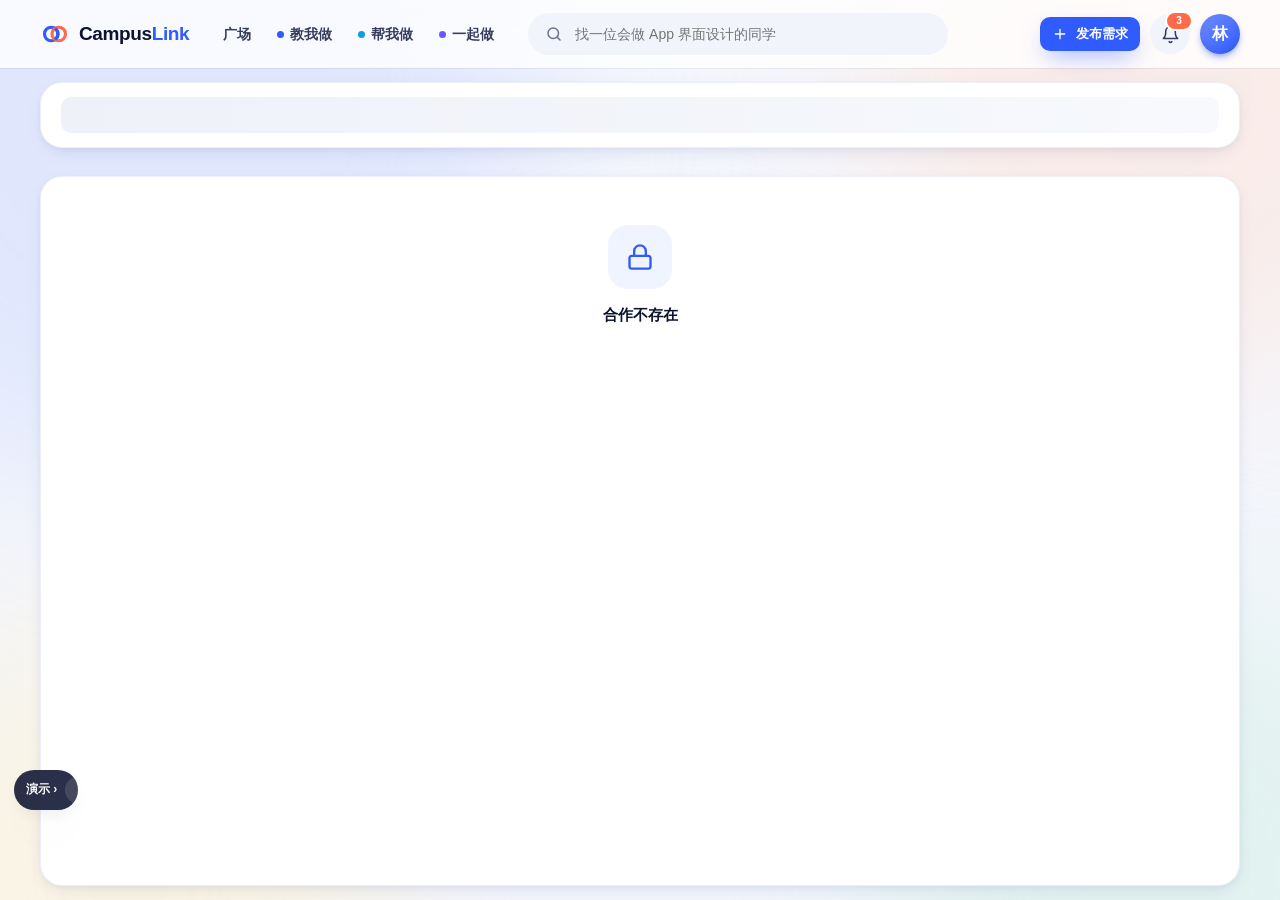
<file: workspace.html>
<!doctype html>
<html lang="zh-CN">
<head>
<meta charset="utf-8"><meta name="viewport" content="width=device-width, initial-scale=1">
<title>协作空间 · CampusLink</title>
<link rel="stylesheet" href="assets/css/main.css">
<style>
  body { overflow: hidden; }
  .ws { position: fixed; inset: calc(var(--header-h) + 14px) 0 14px; }
  .ws .container { height: 100%; display: flex; flex-direction: column; gap: 14px; }
  .ws-bar { padding: 14px 20px; display: flex; align-items: center; gap: 16px; flex: none; }
  .ws-bar h1 { font-size: 18px; font-weight: 800; }
  .ws-grid { flex: 1; min-height: 0; display: grid; grid-template-columns: minmax(0, 1fr) 400px; gap: 14px; }
  .chat { display: flex; flex-direction: column; min-height: 0; overflow: hidden; position: relative; }
  .msgs { flex: 1; overflow-y: auto; padding: 22px 24px; display: flex; flex-direction: column; gap: 14px; scroll-behavior: smooth; }
  .m { display: flex; gap: 10px; max-width: 76%; animation: rise .35s var(--ease); }
  .m.me { align-self: flex-end; flex-direction: row-reverse; }
  .m .b { padding: 11px 15px; border-radius: 18px; background: #f1f3f9; font-size: 14px; line-height: 1.6; border-top-left-radius: 6px; white-space: pre-wrap; word-break: break-word; }
  .m.me .b { background: var(--primary); color: #fff; border-radius: 18px; border-top-right-radius: 6px; }
  .m .t { font-size: 11px; color: var(--muted-2); margin-top: 4px; }
  .m.me .t { text-align: right; }
  .fmsg { display: flex; gap: 12px; align-items: center; padding: 12px 14px; border-radius: 16px; background: #fff; border: 1px solid var(--line); min-width: 280px; cursor: pointer; transition: .2s; }
  .fmsg:hover { border-color: var(--primary-200); box-shadow: var(--sh-2); }
  .fmsg .note { font-size: 13px; margin-top: 6px; color: var(--ink-2); }
  .fic { width: 42px; height: 42px; border-radius: 12px; display: grid; place-items: center; flex: none; font-family: var(--font-num); font-weight: 800; font-size: 10.5px; color: #fff; letter-spacing: .02em; }
  .sysm { align-self: center; font-size: 12px; color: var(--muted); background: var(--bg); padding: 5px 14px; border-radius: 99px; display: flex; gap: 6px; align-items: center; text-align: center; }
  .sysm svg { width: 13px; height: 13px; color: var(--primary); }
  .day { align-self: center; font-size: 11.5px; color: var(--muted-2); }
  .typing { display: none; align-items: center; gap: 4px; padding: 8px 14px; background: #f1f3f9; border-radius: 14px; align-self: flex-start; margin: 0 24px 6px; }
  .typing.on { display: inline-flex; }
  .typing i { width: 6px; height: 6px; border-radius: 50%; background: var(--muted-2); animation: bounce 1s infinite; }
  .typing i:nth-child(2) { animation-delay: .15s; } .typing i:nth-child(3) { animation-delay: .3s; }
  @keyframes bounce { 0%, 60%, 100% { transform: none; } 30% { transform: translateY(-5px); } }
  .composer { border-top: 1px solid var(--line); padding: 12px 14px; display: flex; gap: 10px; align-items: flex-end; flex: none; }
  .composer textarea { flex: 1; border: 0; outline: 0; resize: none; max-height: 140px; min-height: 42px; padding: 10px 6px; font-size: 14px; line-height: 1.5; }
  .drop-mask { position: absolute; inset: 0; background: rgba(47,91,255,.08); border: 2.5px dashed var(--primary); border-radius: var(--r-lg); display: none; place-items: center; color: var(--primary); font-weight: 800; font-size: 18px; z-index: 5; backdrop-filter: blur(2px); }
  .chat.dragging .drop-mask { display: grid; }
  .side { display: flex; flex-direction: column; min-height: 0; overflow: hidden; }
  .side-head { padding: 14px 16px 0; flex: none; }
  .side-body { flex: 1; overflow-y: auto; padding: 16px; }
  .frow { display: flex; gap: 12px; align-items: center; padding: 11px 10px; border-radius: 14px; cursor: pointer; transition: .2s; }
  .frow:hover { background: var(--bg); }
  .frow .vb { font-family: var(--font-num); font-weight: 800; font-size: 11px; padding: 2px 7px; border-radius: 6px; background: var(--primary-50); color: var(--primary); }
  .folder-t { font-size: 12px; color: var(--muted); font-weight: 700; margin: 14px 4px 4px; display: flex; gap: 6px; align-items: center; }
  .folder-t svg { width: 14px; height: 14px; }
  .vt { position: relative; padding-left: 34px; }
  .vt::before { content: ""; position: absolute; left: 13px; top: 8px; bottom: 8px; width: 2px; background: var(--line); }
  .vitem { position: relative; padding: 4px 0 18px; }
  .vitem .vn { position: absolute; left: -34px; top: 2px; width: 28px; height: 28px; border-radius: 9px; background: #fff; border: 1.5px solid var(--line); display: grid; place-items: center; font-family: var(--font-num); font-weight: 800; font-size: 11px; color: var(--muted); }
  .vitem.cur .vn { background: var(--primary); border-color: var(--primary); color: #fff; box-shadow: 0 0 0 4px var(--primary-50); }
  .vitem .card-pad-sm { background: var(--bg); border-radius: 12px; margin-top: 8px; }
  .ms { display: flex; gap: 12px; align-items: flex-start; padding: 12px; border-radius: 14px; transition: .2s; }
  .ms:hover { background: var(--bg); }
  .ms .cb { width: 24px; height: 24px; border-radius: 8px; border: 2px solid var(--line); display: grid; place-items: center; color: #fff; flex: none; transition: .25s var(--ease-spring); cursor: pointer; }
  .ms.done .cb { background: var(--mint); border-color: var(--mint); transform: scale(1.05); }
  .ms.done .tt { text-decoration: line-through; color: var(--muted); }
  .ms .cb svg { width: 14px; height: 14px; }
  .ring-big { width: 120px; height: 120px; margin: 4px auto 18px; position: relative; display: grid; place-items: center; }
  .ring-big svg { position: absolute; inset: 0; transform: rotate(-90deg); }
  .ring-big b { font-family: var(--font-num); font-size: 26px; font-weight: 800; }
  .banner { padding: 12px 18px; border-radius: 16px; display: flex; align-items: center; gap: 12px; flex: none; }
  .banner svg { width: 20px; height: 20px; flex: none; }
  @media (max-width: 1000px) { body { overflow: auto; } .ws { position: static; padding-top: calc(var(--header-h) + 14px); } .ws-grid { grid-template-columns: 1fr; } .chat { height: 70vh; } }
</style>
</head>
<body>
<div class="ws">
  <div class="container">
    <div class="card ws-bar" id="bar"><div class="skeleton" style="height:36px;width:100%"></div></div>
    <div id="banner"></div>
    <div class="ws-grid">
      <section class="card chat" id="chat">
        <div class="msgs" id="msgs"></div>
        <div class="typing" id="typing"><i></i><i></i><i></i></div>
        <div class="composer">
          <label class="icon-btn" title="上传文件 / 新版本" style="cursor:pointer"><span data-ic="paperclip"></span><input type="file" id="fileIn" hidden multiple></label>
          <textarea id="input" rows="1" placeholder="输入消息，Enter 发送，Shift+Enter 换行"></textarea>
          <button class="btn btn-primary" id="sendBtn" data-ic="send">发送</button>
        </div>
        <div class="drop-mask"><div style="text-align:center"><span data-ic="upload" style="display:block;width:40px;margin:0 auto 8px"></span>松开即可上传到协作空间</div></div>
      </section>
      <aside class="card side">
        <div class="side-head"><div class="tabs" id="sTabs" style="display:flex"><button data-tab="files" class="active" style="flex:1;justify-content:center" data-ic="folder">文件</button><button data-tab="versions" style="flex:1;justify-content:center" data-ic="history">版本</button><button data-tab="milestones" style="flex:1;justify-content:center" data-ic="flag">进度</button></div></div>
        <div class="side-body" id="sideBody"></div>
      </aside>
    </div>
  </div>
</div>
<script src="assets/js/config.js"></script>
<script src="assets/js/mock-data.js"></script>
<script src="assets/js/api.js"></script>
<script src="assets/js/ui.js"></script>
<script>
(async function () {
  const U = CL.ui; const { $, $$, qs, icon, esc, avatar, modeBadge, statusBadge, fmtDate, fmtTime, timeAgo, fmtSize, toast, modal, tabs, emptyState } = U;
  await U.mountHeader({});
  const me = await U.requireLogin();
  U.hydrate();
  $('.demo-switch') && ($('.demo-switch').style.bottom = '90px');
  const cid = qs('id');
  let c, msgs = [], files = [], sideTab = 'files', verFile = null;
  try { c = await CL.api.collabs.get(cid); } catch (e) { $('.ws-grid').innerHTML = `<div class="card" style="grid-column:1/-1">${emptyState('lock', e.message)}</div>`; return; }
  if (c.status === 'confirming') { location.replace('confirm.html?id=' + cid); return; }
  U.setTitle(c.title + ' · 协作空间');
  const memberOf = (id) => c.members.find((m) => m.id === id);

  const EXT = { pptx: ['#ff6b4a', 'PPT'], ppt: ['#ff6b4a', 'PPT'], docx: ['#2f5bff', 'DOC'], doc: ['#2f5bff', 'DOC'], pdf: ['#ef4444', 'PDF'], png: ['#1fb985', 'IMG'], jpg: ['#1fb985', 'IMG'], jpeg: ['#1fb985', 'IMG'], fig: ['#6a57ff', 'FIG'], zip: ['#3c4767', 'ZIP'], mp4: ['#0b9ee8', 'MP4'], xlsx: ['#14a874', 'XLS'], py: ['#f59e0b', 'PY'] };
  const fic = (name) => { const e = (name.split('.').pop() || '').toLowerCase(); const [bg, t] = EXT[e] || ['#9aa1ba', e.slice(0, 3).toUpperCase() || 'FILE']; return `<span class="fic" style="background:${bg}">${t}</span>`; };

  function renderBar() {
    const meDone = !!c.completeRequests?.[me.id];
    $('#bar').innerHTML = `<div class="grow"><div class="row gap-8">${modeBadge(c.mode)}${statusBadge('collab', c.status)}</div><h1 class="mt-4 ellipsis">${esc(c.title)}</h1></div>
      <div class="avatar-stack">${c.members.map((m) => avatar(m, 'sm', { verified: false })).join('')}</div>
      <div class="text-xs text-muted" style="max-width:160px">${c.members.map((m) => `${esc(m.name)} · ${esc(m.role)}`).join('<br>')}</div>
      <a class="btn btn-ghost btn-sm" href="confirm.html?id=${c.id}">${icon('clipboard')}合作单 v${c.agreementVersion}</a>
      ${c.status === 'active' ? `<button class="btn btn-dark btn-sm" id="completeBtn">${icon('flag')}申请结项</button>` : c.status === 'delivered' && !meDone ? `<button class="btn btn-success btn-sm" id="completeBtn">${icon('check')}确认验收</button>` : c.status === 'completed' ? `<a class="btn btn-primary btn-sm" href="review.html?id=${c.id}">${icon('star')}去评价</a>` : ''}`;
    const b = $('#banner');
    if (c.status === 'delivered') b.innerHTML = meDone ? `<div class="banner" style="background:#fff5e0;color:#a86b00">${icon('clock')}你已申请结项，等待其他成员确认验收。</div>` : `<div class="banner" style="background:var(--coral-bg);color:#c2410c">${icon('flag')}<div class="grow"><b>对方申请结项</b>，请检查交付物是否符合合作单。确认后合作完成并进入互评。</div><button class="btn btn-success btn-sm" data-complete>${icon('check')}确认验收</button></div>`;
    else if (c.status === 'completed') b.innerHTML = `<div class="banner" style="background:var(--mint-bg);color:#0f7a56">${icon('award')}<div class="grow">合作已完成 🎉 协作空间已转为只读存档，文件仍可下载。</div><a class="btn btn-primary btn-sm" href="review.html?id=${c.id}">${icon('star')}写评价</a></div>`;
    else if (c.members.some((m) => !c.confirmations[m.id])) b.innerHTML = `<div class="banner" style="background:#fff5e0;color:#a86b00">${icon('alert')}<div class="grow">有新成员尚未确认当前合作单。</div><a class="btn btn-ghost btn-sm" href="confirm.html?id=${c.id}">查看</a></div>`;
    else b.innerHTML = '';
    $$('#completeBtn, [data-complete]').forEach((x) => (x.onclick = complete));
    const ro = c.status === 'completed';
    $('#input').disabled = ro; $('#sendBtn').disabled = ro; $('#input').placeholder = ro ? '合作已结束，空间为只读' : '输入消息，Enter 发送，Shift+Enter 换行';
  }
  async function complete() {
    const first = c.status === 'active';
    if (!(await U.confirmDialog({ title: first ? '申请结项？' : '确认验收？', text: first ? '请确认交付物已全部上传。对方确认验收后，合作完成。' : '确认后合作完成，双方可以互相评价。', okText: first ? '申请结项' : '确认验收' }))) return;
    c = await CL.api.collabs.complete(c.id); toast(c.status === 'completed' ? '合作完成！' : '已申请结项，等待对方验收');
    renderBar(); await loadMsgs(); if (c.status === 'completed') setTimeout(() => (location.href = 'review.html?id=' + c.id), 1200);
  }

  /* ---------- 消息 ---------- */
  function msgHtml(m, prev) {
    let day = '';
    const d = new Date(m.createdAt).toDateString();
    if (!prev || new Date(prev.createdAt).toDateString() !== d) day = `<div class="day">${fmtDate(m.createdAt)}</div>`;
    if (m.type === 'system') return day + `<div class="sysm">${icon('info')}${esc(m.content)}</div>`;
    const mine = m.senderId === me.id, u = memberOf(m.senderId);
    let body;
    if (m.type === 'file') {
      const f = files.find((x) => x.id === m.fileId); const v = f?.versions.find((x) => x.version === m.version) || f?.versions.slice(-1)[0];
      body = `<div class="fmsg" data-open="${m.fileId}">${fic(f?.name || 'file')}<div class="grow"><div class="fw-700 text-sm ellipsis" style="max-width:240px">${esc(f?.name || '文件')}</div><div class="text-xs text-muted">v${m.version || 1} · ${v ? fmtSize(v.size) : ''}</div>${m.content ? `<div class="note">${esc(m.content)}</div>` : ''}</div><span class="vb" style="font-family:var(--font-num);font-weight:800;font-size:11px;padding:2px 7px;border-radius:6px;background:var(--primary-50);color:var(--primary)">v${m.version || 1}</span></div>`;
    } else body = `<div class="b">${esc(m.content)}</div>`;
    return day + `<div class="m ${mine ? 'me' : ''}">${avatar(u, 'sm', { verified: false })}<div>${body}<div class="t">${mine ? '' : esc(u?.name) + ' · '}${fmtTime(m.createdAt)}</div></div></div>`;
  }
  function renderMsgs() {
    const box = $('#msgs');
    box.innerHTML = msgs.map((m, i) => msgHtml(m, msgs[i - 1])).join('') || emptyState('chat', '打个招呼吧', '在这里沟通需求、发送文件');
    $$('[data-open]', box).forEach((n) => (n.onclick = () => { verFile = n.dataset.open; sideT.set('versions'); }));
    box.scrollTop = box.scrollHeight;
  }
  async function loadMsgs() { [msgs, files] = await Promise.all([CL.api.messages.list(cid), CL.api.files.list(cid)]); renderMsgs(); renderSide(); }

  const input = $('#input');
  input.addEventListener('input', () => { input.style.height = 'auto'; input.style.height = Math.min(140, input.scrollHeight) + 'px'; });
  input.addEventListener('keydown', (e) => { if (e.key === 'Enter' && !e.shiftKey && !e.isComposing) { e.preventDefault(); send(); } });
  $('#sendBtn').onclick = send;
  async function send() {
    const t = input.value.trim(); if (!t) return;
    input.value = ''; input.style.height = 'auto';
    try { const m = await CL.api.messages.send(cid, { type: 'text', content: t }); msgs.push(m); renderMsgs(); } catch (e) { toast(e.message, 'error'); input.value = t; }
  }

  /* ---------- 上传（含版本） ---------- */
  $('#fileIn').onchange = (e) => { [...e.target.files].forEach(uploadFlow); e.target.value = ''; };
  const chat = $('#chat'); let dc = 0;
  chat.addEventListener('dragenter', (e) => { e.preventDefault(); dc++; chat.classList.add('dragging'); });
  chat.addEventListener('dragleave', () => { if (--dc <= 0) chat.classList.remove('dragging'); });
  chat.addEventListener('dragover', (e) => e.preventDefault());
  chat.addEventListener('drop', (e) => { e.preventDefault(); dc = 0; chat.classList.remove('dragging'); [...e.dataTransfer.files].forEach(uploadFlow); });

  function uploadFlow(file, forceAsset) {
    if (c.status === 'completed') return toast('合作已结束，无法上传', 'error');
    if (file.size > CL_CONFIG.UPLOAD_MAX_MB * 1048576) return toast(`文件不能超过 ${CL_CONFIG.UPLOAD_MAX_MB}MB`, 'error');
    const same = forceAsset ? files.find((f) => f.id === forceAsset) : files.find((f) => f.name === file.name);
    const folders = [...new Set(files.map((f) => f.folder).concat(['设计稿', '资料', '交付物']))];
    const m = modal({ title: '上传到协作空间', body: `<div class="row card-pad-sm" style="background:var(--bg);border-radius:14px">${fic(file.name)}<div class="grow"><b class="text-sm">${esc(file.name)}</b><div class="text-xs text-muted">${fmtSize(file.size)}</div></div></div>
      ${same ? `<div class="field mt-16"><label>上传为</label><div class="choice-group"><label class="choice"><input type="radio" name="as" value="ver" checked><span>${icon('branch')}「${esc(same.name)}」的新版本 v${same.versions.length + 1}</span></label><label class="choice"><input type="radio" name="as" value="new"><span>${icon('file')}新文件</span></label></div></div>` : ''}
      <div class="field mt-16" id="folderF" ${same ? 'style="display:none"' : ''}><label>文件夹</label><select class="select" id="folder">${folders.map((f) => `<option>${esc(f)}</option>`).join('')}</select></div>
      <div class="field mt-16"><label>版本说明 <span class="text-xs text-muted">让对方知道这一版改了什么</span></label><textarea class="textarea" id="note" style="min-height:80px" placeholder="如：根据反馈调整了配色，新增 3 页信息图"></textarea></div>`,
      foot: `<button class="btn btn-ghost" data-close>取消</button><button class="btn btn-primary" id="upOk">${icon('upload')}上传</button>` });
    $$('input[name="as"]', m.el).forEach((r) => (r.onchange = () => (m.$('#folderF').style.display = r.value === 'new' ? '' : 'none')));
    m.$('#upOk').onclick = async (e) => {
      e.currentTarget.disabled = true; e.currentTarget.innerHTML = '<span class="spinner" style="width:16px;height:16px;border-color:rgba(255,255,255,.4);border-top-color:#fff"></span>上传中';
      const asVer = same && m.$('input[name="as"]:checked')?.value !== 'new';
      try { await CL.api.files.upload(cid, file, { fileId: asVer ? same.id : null, note: m.$('#note').value.trim(), folder: m.$('#folder').value }); m.close(); toast(asVer ? `已上传 v${same.versions.length + 1}` : '已上传'); await loadMsgs(); }
      catch (err) { toast(err.message, 'error'); }
    };
  }

  /* ---------- 侧栏 ---------- */
  function renderSide() {
    const B = $('#sideBody');
    if (sideTab === 'files') {
      if (!files.length) { B.innerHTML = emptyState('folder', '还没有文件', '拖拽文件到聊天区，或点击 📎 上传'); return; }
      const groups = {}; files.forEach((f) => (groups[f.folder] = groups[f.folder] || []).push(f));
      const pinned = files.filter((f) => f.pinned);
      B.innerHTML = (pinned.length ? `<div class="folder-t">${icon('pin')}置顶</div>` + pinned.map(fileRow).join('') : '') + Object.entries(groups).map(([g, fs]) => `<div class="folder-t">${icon('folder')}${esc(g)} · ${fs.length}</div>${fs.map(fileRow).join('')}`).join('');
      $$('[data-f]', B).forEach((n) => (n.onclick = (e) => { if (e.target.closest('[data-act]')) return; verFile = n.dataset.f; sideT.set('versions'); }));
      $$('[data-act="pin"]', B).forEach((b) => (b.onclick = async () => { const f = files.find((x) => x.id === b.dataset.id); await CL.api.files.pin(cid, f.id, !f.pinned); await loadMsgs(); }));
      $$('[data-act="ver"]', B).forEach((b) => (b.onclick = () => pickVersionFile(b.dataset.id)));
    } else if (sideTab === 'versions') {
      const f = files.find((x) => x.id === verFile) || files[0];
      if (!f) { B.innerHTML = emptyState('history', '暂无版本记录'); return; }
      verFile = f.id;
      const vs = [...f.versions].reverse();
      B.innerHTML = `<select class="select mb-16" id="verSel">${files.map((x) => `<option value="${x.id}" ${x.id === f.id ? 'selected' : ''}>${esc(x.name)}（${x.versions.length} 个版本）</option>`).join('')}</select>
        <div class="row-between mb-16"><div class="row">${fic(f.name)}<div><b class="text-sm">${esc(f.name)}</b><div class="text-xs text-muted">当前 v${f.versions.length} · ${esc(f.folder)}</div></div></div>${c.status !== 'completed' ? `<button class="btn btn-soft btn-sm" data-act="ver" data-id="${f.id}">${icon('upload')}新版本</button>` : ''}</div>
        <div class="vt">${vs.map((v, i) => { const u = memberOf(v.uploaderId); return `<div class="vitem ${i === 0 ? 'cur' : ''}"><span class="vn">v${v.version}</span><div class="row-between"><div><b class="text-sm">${i === 0 ? '当前版本' : '历史版本'}</b><div class="text-xs text-muted">${esc(u?.name)} · ${fmtDate(v.createdAt, true)} · ${fmtSize(v.size)}</div></div><a class="icon-btn" style="width:34px;height:34px" href="${esc(v.url)}" download="${esc(f.name)}" title="下载">${icon('download')}</a></div>${v.note ? `<div class="card-pad-sm text-sm">${esc(v.note)}</div>` : ''}</div>`; }).join('')}</div>`;
      $('#verSel').onchange = (e) => { verFile = e.target.value; renderSide(); };
      $$('[data-act="ver"]', B).forEach((b) => (b.onclick = () => pickVersionFile(b.dataset.id)));
    } else {
      const ms = c.agreement.milestones || []; const done = ms.filter((m) => m.done).length; const pct = ms.length ? Math.round((done / ms.length) * 100) : 0;
      B.innerHTML = `<div class="ring-big"><svg viewBox="0 0 120 120"><circle cx="60" cy="60" r="52" fill="none" stroke="var(--primary-50)" stroke-width="10"/><circle cx="60" cy="60" r="52" fill="none" stroke="var(--primary)" stroke-width="10" stroke-linecap="round" stroke-dasharray="327" stroke-dashoffset="${327 * (1 - pct / 100)}" style="transition:stroke-dashoffset 1s var(--ease)"/></svg><div style="text-align:center"><b>${pct}%</b><div class="text-xs text-muted">${done}/${ms.length} 完成</div></div></div>
        ${ms.length ? ms.map((m) => `<div class="ms ${m.done ? 'done' : ''}"><span class="cb" data-ms="${m.id}">${icon('check')}</span><div class="grow"><div class="tt fw-600 text-sm">${esc(m.title)}</div><div class="text-xs text-muted">截止 ${fmtDate(m.due)}${m.doneAt ? ' · 完成于 ' + fmtDate(m.doneAt) : ''}</div></div>${!m.done && U.daysLeft(m.due) !== null && U.daysLeft(m.due) <= 1 ? '<span class="badge badge-coral">临近</span>' : ''}</div>`).join('') : emptyState('flag', '合作单中没有设置里程碑')}
        <hr class="divider"><dl class="kv text-sm"><dt>周期</dt><dd>${fmtDate(c.agreement.startDate)} → ${fmtDate(c.agreement.endDate)}</dd><dt>交付物</dt><dd>${(c.agreement.deliverables || []).map(esc).join('<br>') || '—'}</dd><dt>报酬</dt><dd>${U.fmtBudget({ type: c.agreement.price.type, min: c.agreement.price.amount })}</dd></dl>`;
      $$('[data-ms]', B).forEach((b) => (b.onclick = async () => { if (c.status === 'completed') return; const m = ms.find((x) => x.id === b.dataset.ms); c = await CL.api.collabs.toggleMilestone(cid, m.id, !m.done); await loadMsgs(); }));
    }
  }
  function fileRow(f) { const v = f.versions[f.versions.length - 1]; const u = memberOf(v.uploaderId); return `<div class="frow" data-f="${f.id}">${fic(f.name)}<div class="grow" style="min-width:0"><div class="row gap-6"><b class="text-sm ellipsis">${esc(f.name)}</b><span class="vb">v${f.versions.length}</span></div><div class="text-xs text-muted">${esc(u?.name)} · ${timeAgo(v.createdAt)} · ${fmtSize(v.size)}</div></div><button class="icon-btn" style="width:32px;height:32px;${f.pinned ? 'color:var(--primary)' : ''}" data-act="pin" data-id="${f.id}" title="置顶">${icon('pin')}</button>${c.status !== 'completed' ? `<button class="icon-btn" style="width:32px;height:32px" data-act="ver" data-id="${f.id}" title="上传新版本">${icon('upload')}</button>` : ''}</div>`; }
  function pickVersionFile(fid) { const inp = document.createElement('input'); inp.type = 'file'; inp.onchange = () => inp.files[0] && uploadFlow(inp.files[0], fid); inp.click(); }
  const sideT = tabs($('#sTabs'), (k) => { sideTab = k; renderSide(); });

  renderBar(); await loadMsgs();

  /* ---------- 实时 ---------- */
  CL.api.realtime.subscribe(cid, async (e) => {
    if (e.type === 'typing' && e.data.userId !== me.id) { $('#typing').classList.add('on'); clearTimeout(window._ty); window._ty = setTimeout(() => $('#typing').classList.remove('on'), 4000); }
    if (e.type === 'message') { $('#typing').classList.remove('on'); if (!msgs.some((m) => m.id === e.data.id)) { msgs.push(e.data); renderMsgs(); } }
    if (e.type === 'refresh' || e.type === 'file' || e.type === 'collab') { c = await CL.api.collabs.get(cid); renderBar(); await loadMsgs(); }
  });
})();
</script>
</body>
</html>
</file>
<file: assets/css/main.css>
/* =========================================================
   CampusLink 设计系统
   主色：蓝；辅助：珊瑚（品牌第二色环）、荧光黄（标题高亮）、薄荷（成功）
   ========================================================= */
:root {
  color-scheme: light;
  --primary: #2f5bff;
  --primary-600: #2148e8;
  --primary-700: #1a39bf;
  --primary-400: #5b7fff;
  --primary-200: #c3d1ff;
  --primary-100: #dfe7ff;
  --primary-50: #f0f4ff;

  --teach: #2f5bff;      /* 教我做 */
  --teach-bg: #e8eeff;
  --help: #0b9ee8;       /* 帮我做 */
  --help-bg: #e1f4fd;
  --together: #6a57ff;   /* 一起做 */
  --together-bg: #ece9ff;

  --coral: #ff6b4a;
  --coral-bg: #fff0eb;
  --mint: #1fb985;
  --mint-bg: #e3f7ef;
  --yellow: #ffd45c;
  --amber: #f5a524;
  --red: #ef4444;

  --ink: #0d1430;
  --ink-2: #353d5c;
  --muted: #6b7391;
  --muted-2: #9aa1ba;
  --line: #e6e9f3;
  --line-2: #f0f2f8;
  --surface: #ffffff;
  --bg: #f5f7fd;

  --r-xs: 8px;
  --r-sm: 12px;
  --r: 16px;
  --r-lg: 22px;
  --r-xl: 28px;

  --sh-1: 0 1px 2px rgba(17, 30, 80, .05), 0 1px 1px rgba(17, 30, 80, .03);
  --sh-2: 0 6px 20px -6px rgba(25, 45, 120, .12), 0 2px 6px rgba(25, 45, 120, .05);
  --sh-3: 0 24px 60px -18px rgba(25, 45, 130, .28), 0 8px 20px -8px rgba(25, 45, 130, .12);
  --sh-blue: 0 10px 24px -8px rgba(47, 91, 255, .55);

  --font: "PingFang SC", "HarmonyOS Sans SC", "MiSans", "Microsoft YaHei", -apple-system, BlinkMacSystemFont, "Segoe UI", "Helvetica Neue", Arial, sans-serif;
  --font-num: "SF Pro Display", "Inter", -apple-system, "Segoe UI", Roboto, var(--font);
  --ease: cubic-bezier(.2, .8, .2, 1);
  --ease-spring: cubic-bezier(.34, 1.56, .64, 1);
  --header-h: 68px;
}

*, *::before, *::after { box-sizing: border-box; }
html { -webkit-text-size-adjust: 100%; scroll-behavior: smooth; }
body {
  margin: 0; font-family: var(--font); color: var(--ink); background: var(--bg);
  font-size: 14px; line-height: 1.6; -webkit-font-smoothing: antialiased; min-height: 100vh;
}
img, svg { display: block; max-width: 100%; }
a { color: inherit; text-decoration: none; }
button { font: inherit; color: inherit; cursor: pointer; border: 0; background: none; padding: 0; }
input, textarea, select { font: inherit; color: inherit; }
h1, h2, h3, h4, p { margin: 0; }
ul { margin: 0; padding: 0; list-style: none; }
::selection { background: var(--primary-100); }
/* data-ic 注入的图标默认尺寸（组件规则在后面，可覆盖） */
[data-ic] > svg { width: 18px; height: 18px; flex: none; }
span[data-ic]:empty, span[data-ic]:not(:has(*:not(svg))) { display: inline-flex; align-items: center; }
.input-group > span[data-ic] { position: absolute; left: 14px; top: 50%; transform: translateY(-50%); color: var(--muted-2); pointer-events: none; }
.eyebrow svg { width: 15px; height: 15px; }
.num { font-family: var(--font-num); font-feature-settings: "tnum"; letter-spacing: -.01em; }

/* ---------- 弥散渐变背景（源自视频） ---------- */
.mesh { position: fixed; inset: 0; z-index: -1; overflow: hidden; background: #f4f6fc; pointer-events: none; }
.mesh i { position: absolute; border-radius: 50%; filter: blur(80px); opacity: .75; animation: blob 22s ease-in-out infinite alternate; }
.mesh i:nth-child(1) { width: 60vw; height: 60vw; left: -18vw; top: -22vw; background: #c9d6ff; }
.mesh i:nth-child(2) { width: 46vw; height: 46vw; right: -14vw; top: -16vw; background: #ffe0d3; opacity: .6; animation-delay: -6s; }
.mesh i:nth-child(3) { width: 40vw; height: 40vw; left: -10vw; bottom: -18vw; background: #fff1c9; opacity: .55; animation-delay: -12s; }
.mesh i:nth-child(4) { width: 44vw; height: 44vw; right: -12vw; bottom: -20vw; background: #cdeee1; opacity: .55; animation-delay: -3s; }
.mesh i:nth-child(5) { width: 34vw; height: 34vw; left: 35vw; top: 30vh; background: #dbe4ff; opacity: .5; animation-delay: -9s; }
.mesh.soft i { opacity: .45; }
@keyframes blob {
  0% { transform: translate(0, 0) scale(1); }
  50% { transform: translate(4vw, 3vh) scale(1.08); }
  100% { transform: translate(-3vw, 5vh) scale(.95); }
}

/* ---------- 布局 ---------- */
.container { width: min(1200px, calc(100% - 48px)); margin: 0 auto; }
.container-sm { width: min(880px, calc(100% - 48px)); margin: 0 auto; }
.page { padding: calc(var(--header-h) + 28px) 0 80px; }
.row { display: flex; align-items: center; gap: 12px; }
.row-between { display: flex; align-items: center; justify-content: space-between; gap: 12px; }
.col { display: flex; flex-direction: column; gap: 12px; }
.wrap { flex-wrap: wrap; }
.grow { flex: 1; min-width: 0; }
.gap-4 { gap: 4px; } .gap-6 { gap: 6px; } .gap-8 { gap: 8px; } .gap-16 { gap: 16px; } .gap-20 { gap: 20px; } .gap-24 { gap: 24px; }
.mt-4 { margin-top: 4px; } .mt-8 { margin-top: 8px; } .mt-12 { margin-top: 12px; } .mt-16 { margin-top: 16px; } .mt-24 { margin-top: 24px; } .mt-32 { margin-top: 32px; } .mt-48 { margin-top: 48px; }
.mb-8 { margin-bottom: 8px; } .mb-16 { margin-bottom: 16px; } .mb-24 { margin-bottom: 24px; }
.grid { display: grid; gap: 20px; }
.grid-2 { grid-template-columns: repeat(2, minmax(0, 1fr)); }
.grid-3 { grid-template-columns: repeat(3, minmax(0, 1fr)); }
.grid-4 { grid-template-columns: repeat(4, minmax(0, 1fr)); }
.layout-side { display: grid; grid-template-columns: minmax(0, 1fr) 340px; gap: 24px; align-items: start; }
.layout-side-l { display: grid; grid-template-columns: 260px minmax(0, 1fr); gap: 24px; align-items: start; }
.sticky { position: sticky; top: calc(var(--header-h) + 20px); }
.hidden { display: none !important; }
.text-muted { color: var(--muted); } .text-muted-2 { color: var(--muted-2); }
.text-primary { color: var(--primary); } .text-coral { color: var(--coral); } .text-mint { color: var(--mint); }
.text-sm { font-size: 13px; } .text-xs { font-size: 12px; } .text-lg { font-size: 16px; }
.fw-600 { font-weight: 600; } .fw-700 { font-weight: 700; } .fw-800 { font-weight: 800; }
.ellipsis { white-space: nowrap; overflow: hidden; text-overflow: ellipsis; }
.clamp-2 { display: -webkit-box; -webkit-line-clamp: 2; -webkit-box-orient: vertical; overflow: hidden; }
.clamp-3 { display: -webkit-box; -webkit-line-clamp: 3; -webkit-box-orient: vertical; overflow: hidden; }
.divider { height: 1px; background: var(--line); margin: 20px 0; border: 0; }

/* ---------- 排版 ---------- */
.display { font-size: clamp(40px, 5.6vw, 76px); line-height: 1.12; font-weight: 900; letter-spacing: -.02em; }
.h1 { font-size: clamp(28px, 3.2vw, 40px); line-height: 1.2; font-weight: 800; letter-spacing: -.01em; }
.h2 { font-size: 24px; line-height: 1.3; font-weight: 800; }
.h3 { font-size: 18px; line-height: 1.4; font-weight: 700; }
.h4 { font-size: 15px; line-height: 1.4; font-weight: 700; }
.lead { font-size: 17px; color: var(--ink-2); line-height: 1.7; }
.hl { position: relative; display: inline-block; z-index: 0; white-space: nowrap; }
.hl::after {
  content: ""; position: absolute; left: -2%; right: -2%; bottom: .06em; height: .34em; z-index: -1;
  background: var(--yellow); border-radius: 3px; transform-origin: left; transform: scaleX(1);
  transition: transform .9s var(--ease) .25s;
}
.hl.blue::after { background: var(--primary-200); }
.reveal .hl::after, .hl.anim::after { transform: scaleX(0); }
.reveal.in .hl::after, .hl.anim.in::after { transform: scaleX(1); }
.eyebrow {
  display: inline-flex; align-items: center; gap: 8px; padding: 5px 12px; border-radius: 999px;
  background: rgba(255, 255, 255, .72); color: var(--primary); font-weight: 700; font-size: 13px;
  box-shadow: var(--sh-1); backdrop-filter: blur(8px);
}
.eyebrow b { font-family: var(--font-num); font-weight: 800; }

/* ---------- 按钮 ---------- */
.btn {
  --h: 42px; display: inline-flex; align-items: center; justify-content: center; gap: 8px; height: var(--h);
  padding: 0 18px; border-radius: 12px; font-weight: 600; font-size: 14px; white-space: nowrap;
  transition: transform .2s var(--ease), box-shadow .2s var(--ease), background .2s, color .2s, border-color .2s;
  user-select: none; position: relative; overflow: hidden;
}
.btn svg { width: 18px; height: 18px; flex: none; }
.btn:active { transform: scale(.97); }
.btn:disabled, .btn.disabled { opacity: .5; pointer-events: none; }
.btn-primary { background: var(--primary); color: #fff; box-shadow: var(--sh-blue); }
.btn-primary:hover { background: var(--primary-600); transform: translateY(-1px); }
.btn-dark { background: var(--ink); color: #fff; }
.btn-dark:hover { background: #1c2547; transform: translateY(-1px); }
.btn-ghost { background: #fff; color: var(--ink); border: 1px solid var(--line); box-shadow: var(--sh-1); }
.btn-ghost:hover { border-color: var(--primary-200); color: var(--primary); }
.btn-soft { background: var(--primary-50); color: var(--primary); }
.btn-soft:hover { background: var(--primary-100); }
.btn-text { background: transparent; color: var(--muted); padding: 0 10px; }
.btn-text:hover { color: var(--primary); background: var(--primary-50); }
.btn-danger { background: #fff; color: var(--red); border: 1px solid #fbd5d5; }
.btn-danger:hover { background: #fff5f5; }
.btn-success { background: var(--mint); color: #fff; }
.btn-sm { --h: 34px; padding: 0 12px; font-size: 13px; border-radius: 10px; }
.btn-sm svg { width: 16px; height: 16px; }
.btn-lg { --h: 52px; padding: 0 26px; font-size: 16px; border-radius: 14px; }
.btn-block { width: 100%; }
.btn-icon { width: var(--h); padding: 0; }
.ripple { position: absolute; border-radius: 50%; transform: scale(0); background: rgba(255, 255, 255, .45); animation: ripple .6s linear; pointer-events: none; }
@keyframes ripple { to { transform: scale(4); opacity: 0; } }

/* ---------- 卡片 ---------- */
.card { background: var(--surface); border-radius: var(--r-lg); box-shadow: var(--sh-2); border: 1px solid rgba(230, 233, 243, .7); }
.card-pad { padding: 24px; }
.card-pad-sm { padding: 16px; }
.card-glass { background: rgba(255, 255, 255, .72); backdrop-filter: blur(16px) saturate(1.2); -webkit-backdrop-filter: blur(16px) saturate(1.2); border: 1px solid rgba(255, 255, 255, .8); border-radius: var(--r-lg); box-shadow: var(--sh-2); }
.card-hover { transition: transform .3s var(--ease), box-shadow .3s var(--ease), border-color .3s; }
.card-hover:hover { transform: translateY(-4px); box-shadow: var(--sh-3); border-color: var(--primary-100); }
.section-title { display: flex; align-items: center; justify-content: space-between; margin-bottom: 14px; }
.section-title h3 { font-size: 16px; font-weight: 700; display: flex; align-items: center; gap: 8px; }
.section-title h3 svg { width: 18px; height: 18px; color: var(--primary); }

/* ---------- 标签/徽章 ---------- */
.tag { display: inline-flex; align-items: center; gap: 4px; height: 28px; padding: 0 10px; border-radius: 8px; background: var(--line-2); color: var(--ink-2); font-size: 12.5px; font-weight: 500; white-space: nowrap; }
.tag svg { width: 14px; height: 14px; }
.tag-sm { height: 22px; padding: 0 8px; font-size: 12px; border-radius: 6px; }
.tag-blue { background: var(--primary-50); color: var(--primary); }
.tag-outline { background: #fff; border: 1px solid var(--line); }
.badge { display: inline-flex; align-items: center; gap: 4px; height: 24px; padding: 0 9px; border-radius: 999px; font-size: 12px; font-weight: 600; white-space: nowrap; }
.badge svg { width: 13px; height: 13px; }
.badge-mint { background: var(--mint-bg); color: #0f9a6c; }
.badge-blue { background: var(--primary-50); color: var(--primary); }
.badge-coral { background: var(--coral-bg); color: #e2512f; }
.badge-amber { background: #fff5e0; color: #c27c00; }
.badge-gray { background: var(--line-2); color: var(--muted); }
.badge-red { background: #fdecec; color: var(--red); }
.badge-dark { background: var(--ink); color: #fff; }
.dot { width: 7px; height: 7px; border-radius: 50%; background: currentColor; display: inline-block; flex: none; }
.dot-pulse { position: relative; }
.dot-pulse::after { content: ""; position: absolute; inset: -4px; border-radius: 50%; background: currentColor; opacity: .3; animation: pulse 1.8s ease-out infinite; }
@keyframes pulse { 0% { transform: scale(.5); opacity: .5; } 100% { transform: scale(1.8); opacity: 0; } }

/* 三种模式徽标 */
.mode { display: inline-flex; align-items: center; gap: 6px; height: 26px; padding: 0 10px 0 8px; border-radius: 999px; font-size: 12.5px; font-weight: 700; white-space: nowrap; }
.mode svg { width: 14px; height: 14px; }
.mode-teach { background: var(--teach-bg); color: var(--teach); }
.mode-help { background: var(--help-bg); color: #0383c4; }
.mode-together { background: var(--together-bg); color: var(--together); }

/* ---------- 头像 ---------- */
.avatar { --s: 40px; width: var(--s); height: var(--s); border-radius: 50%; display: inline-grid; place-items: center; flex: none; color: #fff; font-weight: 700; font-size: calc(var(--s) * .4); background: linear-gradient(140deg, var(--c1, #5b7fff), var(--c2, #2f5bff)); box-shadow: inset 0 -2px 6px rgba(0, 0, 0, .08), 0 4px 10px -4px var(--c2, #2f5bff); position: relative; }
.avatar.xs { --s: 24px; } .avatar.sm { --s: 32px; } .avatar.md { --s: 48px; } .avatar.lg { --s: 64px; } .avatar.xl { --s: 96px; }
.avatar .v { position: absolute; right: -2px; bottom: -2px; width: 38%; height: 38%; min-width: 14px; min-height: 14px; border-radius: 50%; background: var(--mint); border: 2px solid #fff; display: grid; place-items: center; }
.avatar .v svg { width: 70%; height: 70%; color: #fff; }
.avatar-stack { display: flex; }
.avatar-stack .avatar { border: 2px solid #fff; margin-left: -8px; }
.avatar-stack .avatar:first-child { margin-left: 0; }

/* ---------- 表单 ---------- */
.field { display: flex; flex-direction: column; gap: 8px; }
.field > label, .label { font-weight: 600; font-size: 13.5px; color: var(--ink); display: flex; align-items: center; gap: 6px; }
.field > label .req { color: var(--coral); }
.field .hint { font-size: 12px; color: var(--muted); }
.input, .textarea, .select {
  width: 100%; height: 44px; padding: 0 14px; border-radius: 12px; border: 1px solid var(--line); background: #fff;
  outline: none; transition: border-color .2s, box-shadow .2s; font-size: 14px;
}
.textarea { height: auto; min-height: 110px; padding: 12px 14px; resize: vertical; line-height: 1.6; }
.select { appearance: none; background-image: url("data:image/svg+xml,%3Csvg xmlns='http://www.w3.org/2000/svg' width='16' height='16' fill='none' stroke='%236b7391' stroke-width='2' viewBox='0 0 24 24'%3E%3Cpath d='m6 9 6 6 6-6'/%3E%3C/svg%3E"); background-repeat: no-repeat; background-position: right 12px center; padding-right: 36px; }
.input:focus, .textarea:focus, .select:focus { border-color: var(--primary-400); box-shadow: 0 0 0 4px var(--primary-50); }
.input.invalid, .textarea.invalid { border-color: var(--red); box-shadow: 0 0 0 4px #fdecec; }
.input-group { position: relative; }
.input-group > svg { position: absolute; left: 14px; top: 50%; transform: translateY(-50%); width: 18px; height: 18px; color: var(--muted-2); }
.input-group .input { padding-left: 42px; }
.input-group .suffix { position: absolute; right: 12px; top: 50%; transform: translateY(-50%); color: var(--muted); font-size: 13px; }
.choice-group { display: flex; flex-wrap: wrap; gap: 8px; }
.choice { position: relative; }
.choice input { position: absolute; opacity: 0; pointer-events: none; }
.choice span { display: inline-flex; align-items: center; gap: 6px; height: 36px; padding: 0 14px; border-radius: 10px; border: 1px solid var(--line); background: #fff; font-size: 13.5px; font-weight: 500; cursor: pointer; transition: all .2s; }
.choice span svg { width: 16px; height: 16px; }
.choice input:checked + span { border-color: var(--primary); background: var(--primary-50); color: var(--primary); font-weight: 600; }
.chip-input { display: flex; flex-wrap: wrap; gap: 6px; align-items: center; min-height: 44px; padding: 6px 8px; border: 1px solid var(--line); border-radius: 12px; background: #fff; }
.chip-input:focus-within { border-color: var(--primary-400); box-shadow: 0 0 0 4px var(--primary-50); }
.chip-input input { border: 0; outline: 0; flex: 1; min-width: 100px; height: 30px; padding: 0 6px; }
.chip-input .tag { background: var(--primary-50); color: var(--primary); height: 28px; }
.chip-input .tag button { display: grid; place-items: center; width: 16px; height: 16px; border-radius: 4px; }
.chip-input .tag button:hover { background: var(--primary-100); }
.switch { position: relative; width: 42px; height: 24px; flex: none; }
.switch input { opacity: 0; width: 0; height: 0; }
.switch i { position: absolute; inset: 0; background: var(--line); border-radius: 99px; transition: .25s; cursor: pointer; }
.switch i::after { content: ""; position: absolute; width: 18px; height: 18px; left: 3px; top: 3px; border-radius: 50%; background: #fff; box-shadow: var(--sh-1); transition: .25s var(--ease-spring); }
.switch input:checked + i { background: var(--primary); }
.switch input:checked + i::after { transform: translateX(18px); }
.form-grid { display: grid; grid-template-columns: 1fr 1fr; gap: 18px 20px; }
.form-grid .full { grid-column: 1 / -1; }

/* 评分星 */
.stars { display: inline-flex; gap: 2px; color: #f5b301; }
.stars svg { width: 15px; height: 15px; }
.stars .off { color: #e1e4ee; }
.star-input { display: inline-flex; gap: 6px; }
.star-input button { color: #e1e4ee; transition: transform .2s var(--ease-spring), color .15s; }
.star-input button svg { width: 30px; height: 30px; }
.star-input button.on { color: #f5b301; }
.star-input button:hover { transform: scale(1.18); }

/* ---------- 顶部导航（参考视频中的应用顶栏） ---------- */
.header { position: fixed; top: 0; left: 0; right: 0; z-index: 50; height: var(--header-h); transition: background .3s, box-shadow .3s, backdrop-filter .3s; }
.header.scrolled, .header.solid { background: rgba(255, 255, 255, .78); backdrop-filter: blur(18px) saturate(1.3); -webkit-backdrop-filter: blur(18px) saturate(1.3); box-shadow: 0 1px 0 rgba(13, 20, 48, .06); }
.header .container { height: 100%; display: flex; align-items: center; gap: 22px; }
.logo { display: inline-flex; align-items: center; gap: 9px; font-weight: 800; font-size: 19px; letter-spacing: -.02em; font-family: var(--font-num); }
.logo svg { width: 30px; height: 30px; }
.logo b { color: var(--primary); font-weight: 800; }
.nav { display: flex; align-items: center; gap: 2px; }
.nav a { height: 36px; display: inline-flex; align-items: center; gap: 6px; padding: 0 12px; border-radius: 10px; font-weight: 600; color: var(--ink-2); font-size: 14px; transition: background .2s, color .2s; }
.nav a:hover { background: rgba(47, 91, 255, .06); color: var(--primary); }
.nav a.active { color: var(--primary); background: var(--primary-50); }
.nav a i { width: 7px; height: 7px; border-radius: 50%; }
.search-pill { flex: 1; max-width: 420px; height: 42px; display: flex; align-items: center; gap: 10px; padding: 0 16px; border-radius: 999px; background: rgba(240, 243, 250, .9); border: 1px solid transparent; transition: .2s; }
.search-pill:focus-within { background: #fff; border-color: var(--primary-200); box-shadow: 0 0 0 4px var(--primary-50); }
.search-pill svg { width: 18px; height: 18px; color: var(--muted); flex: none; }
.search-pill input { border: 0; outline: 0; background: transparent; flex: 1; min-width: 0; font-size: 14px; }
.header-actions { margin-left: auto; display: flex; align-items: center; gap: 10px; }
.icon-btn { width: 40px; height: 40px; border-radius: 50%; display: grid; place-items: center; background: rgba(240, 243, 250, .9); color: var(--ink-2); position: relative; transition: .2s; }
.icon-btn:hover { background: var(--primary-50); color: var(--primary); }
.icon-btn svg { width: 19px; height: 19px; }
.icon-btn .count { position: absolute; top: -3px; right: -3px; min-width: 16px; height: 16px; padding: 0 4px; border-radius: 99px; background: var(--coral); color: #fff; font-size: 10px; font-weight: 700; display: grid; place-items: center; border: 2px solid #fff; box-sizing: content-box; }

/* 下拉菜单 */
.dropdown { position: relative; }
.menu { position: absolute; right: 0; top: calc(100% + 10px); min-width: 220px; background: #fff; border-radius: 16px; box-shadow: var(--sh-3); border: 1px solid var(--line); padding: 8px; opacity: 0; transform: translateY(-6px) scale(.98); transform-origin: top right; pointer-events: none; transition: .2s var(--ease); z-index: 60; }
.dropdown.open .menu { opacity: 1; transform: none; pointer-events: auto; }
.menu a, .menu button { display: flex; width: 100%; align-items: center; gap: 10px; padding: 9px 12px; border-radius: 10px; font-size: 14px; color: var(--ink-2); text-align: left; }
.menu a:hover, .menu button:hover { background: var(--primary-50); color: var(--primary); }
.menu svg { width: 17px; height: 17px; }
.menu hr { border: 0; height: 1px; background: var(--line); margin: 6px 4px; }
.notif-menu { width: 360px; padding: 0; }
.notif-menu header { padding: 14px 16px; border-bottom: 1px solid var(--line); display: flex; justify-content: space-between; align-items: center; }
.notif-list { max-height: 380px; overflow: auto; padding: 6px; }
.notif-item { display: flex; gap: 12px; padding: 10px; border-radius: 12px; cursor: pointer; }
.notif-item:hover { background: var(--bg); }
.notif-item.unread { background: var(--primary-50); }
.notif-item .ic { width: 34px; height: 34px; border-radius: 10px; display: grid; place-items: center; background: #fff; color: var(--primary); flex: none; box-shadow: var(--sh-1); }
.notif-item .ic svg { width: 17px; height: 17px; }

/* ---------- 标签页 ---------- */
.tabs { position: relative; display: inline-flex; gap: 4px; padding: 5px; border-radius: 14px; background: rgba(255, 255, 255, .7); box-shadow: var(--sh-1); border: 1px solid var(--line); }
.tabs button, .tabs a { position: relative; z-index: 1; height: 36px; padding: 0 16px; border-radius: 10px; font-weight: 600; color: var(--muted); display: inline-flex; align-items: center; gap: 6px; transition: color .25s; font-size: 14px; }
.tabs button svg, .tabs a svg { width: 16px; height: 16px; }
.tabs button.active, .tabs a.active { color: var(--ink); }
.tabs .ind { position: absolute; z-index: 0; top: 5px; height: 36px; border-radius: 10px; background: #fff; box-shadow: var(--sh-2); transition: left .35s var(--ease), width .35s var(--ease), background .3s; }
.tabs.blue .ind { background: var(--primary); }
.tabs.blue button.active, .tabs.blue a.active { color: #fff; }
.tabs .cnt { font-size: 11px; font-weight: 700; padding: 0 6px; height: 18px; border-radius: 99px; background: var(--line-2); display: inline-grid; place-items: center; color: var(--muted); }
.tabs .active .cnt { background: var(--primary-50); color: var(--primary); }
.underline-tabs { display: flex; gap: 24px; border-bottom: 1px solid var(--line); position: relative; }
.underline-tabs button { height: 44px; font-weight: 600; color: var(--muted); position: relative; display: inline-flex; align-items: center; gap: 6px; }
.underline-tabs button.active { color: var(--ink); }
.underline-tabs button.active::after { content: ""; position: absolute; left: 0; right: 0; bottom: -1px; height: 2.5px; border-radius: 2px; background: var(--primary); animation: grow .3s var(--ease); }
@keyframes grow { from { transform: scaleX(0); } }

/* ---------- 进度点（视频中的 01/04） ---------- */
.progress-dash { display: flex; align-items: center; gap: 6px; }
.progress-dash i { width: 18px; height: 4px; border-radius: 4px; background: rgba(13, 20, 48, .12); transition: width .5s var(--ease), background .5s; }
.progress-dash i.on { width: 54px; background: var(--primary); }
.progress-dash span { margin-left: 12px; font-family: var(--font-num); font-weight: 700; color: var(--muted); font-size: 13px; letter-spacing: .06em; }

/* 步骤条 */
.stepper { display: flex; align-items: center; gap: 0; }
.step { display: flex; align-items: center; gap: 10px; color: var(--muted-2); font-weight: 600; font-size: 13.5px; }
.step .n { width: 30px; height: 30px; border-radius: 50%; display: grid; place-items: center; background: #fff; border: 1.5px solid var(--line); font-family: var(--font-num); font-weight: 700; font-size: 13px; transition: .3s; }
.step .n svg { width: 15px; height: 15px; }
.step.active { color: var(--ink); }
.step.active .n { border-color: var(--primary); color: var(--primary); box-shadow: 0 0 0 5px var(--primary-50); }
.step.done { color: var(--ink-2); }
.step.done .n { background: var(--primary); border-color: var(--primary); color: #fff; }
.step-line { flex: 1; height: 2px; min-width: 24px; margin: 0 12px; background: var(--line); border-radius: 2px; position: relative; overflow: hidden; }
.step-line.done::after { content: ""; position: absolute; inset: 0; background: var(--primary); animation: grow .5s var(--ease); transform-origin: left; }

/* ---------- 弹窗 / 抽屉 / Toast ---------- */
.overlay { position: fixed; inset: 0; z-index: 100; background: rgba(13, 20, 48, .36); backdrop-filter: blur(4px); display: grid; place-items: center; padding: 24px; opacity: 0; transition: opacity .25s; }
.overlay.show { opacity: 1; }
.modal { width: min(560px, 100%); max-height: calc(100vh - 48px); overflow: auto; background: #fff; border-radius: 24px; box-shadow: var(--sh-3); transform: translateY(16px) scale(.97); transition: transform .35s var(--ease-spring); }
.overlay.show .modal { transform: none; }
.modal.lg { width: min(760px, 100%); }
.modal-head { padding: 22px 24px 0; display: flex; align-items: flex-start; justify-content: space-between; gap: 12px; }
.modal-body { padding: 18px 24px; }
.modal-foot { padding: 0 24px 22px; display: flex; justify-content: flex-end; gap: 10px; }
.drawer-overlay { place-items: stretch end; padding: 0; }
.drawer { width: min(520px, 100vw); height: 100vh; background: #fff; box-shadow: var(--sh-3); overflow: auto; transform: translateX(40px); opacity: .5; transition: transform .35s var(--ease), opacity .35s; }
.overlay.show .drawer { transform: none; opacity: 1; }
.toast-wrap { position: fixed; z-index: 200; top: 84px; left: 50%; transform: translateX(-50%); display: flex; flex-direction: column; gap: 10px; align-items: center; pointer-events: none; }
.toast { display: flex; align-items: center; gap: 10px; padding: 11px 18px; border-radius: 14px; background: var(--ink); color: #fff; font-weight: 600; box-shadow: var(--sh-3); animation: toastIn .4s var(--ease-spring); }
.toast svg { width: 18px; height: 18px; }
.toast.success svg { color: #5ee0ac; } .toast.error svg { color: #ff8f7a; } .toast.info svg { color: #8fb0ff; }
.toast.out { animation: toastOut .3s var(--ease) forwards; }
@keyframes toastIn { from { opacity: 0; transform: translateY(-14px) scale(.95); } }
@keyframes toastOut { to { opacity: 0; transform: translateY(-10px); } }

/* ---------- 动画工具 ---------- */
.reveal { opacity: 0; transform: translateY(26px); transition: opacity .8s var(--ease), transform .8s var(--ease); transition-delay: var(--d, 0s); }
.reveal.in { opacity: 1; transform: none; }
.reveal-left { opacity: 0; transform: translateX(-30px); transition: opacity .8s var(--ease), transform .8s var(--ease); transition-delay: var(--d, 0s); }
.reveal-left.in { opacity: 1; transform: none; }
.reveal-scale { opacity: 0; transform: scale(.94); transition: opacity .8s var(--ease), transform .8s var(--ease); transition-delay: var(--d, 0s); }
.reveal-scale.in { opacity: 1; transform: none; }
.stagger > * { animation: rise .6s var(--ease) both; }
.stagger > *:nth-child(1) { animation-delay: .02s; } .stagger > *:nth-child(2) { animation-delay: .06s; } .stagger > *:nth-child(3) { animation-delay: .1s; } .stagger > *:nth-child(4) { animation-delay: .14s; } .stagger > *:nth-child(5) { animation-delay: .18s; } .stagger > *:nth-child(6) { animation-delay: .22s; } .stagger > *:nth-child(7) { animation-delay: .26s; } .stagger > *:nth-child(8) { animation-delay: .3s; } .stagger > *:nth-child(n+9) { animation-delay: .34s; }
@keyframes rise { from { opacity: 0; transform: translateY(16px); } }
@keyframes float { 0%, 100% { transform: translateY(0); } 50% { transform: translateY(-10px); } }
@keyframes floatR { 0%, 100% { transform: translateY(0) rotate(-2deg); } 50% { transform: translateY(-12px) rotate(1deg); } }
@keyframes spin { to { transform: rotate(360deg); } }
.float { animation: float 6s ease-in-out infinite; }
.spinner { width: 20px; height: 20px; border-radius: 50%; border: 2.5px solid var(--primary-100); border-top-color: var(--primary); animation: spin .8s linear infinite; }
.skeleton { background: linear-gradient(90deg, #eef1f8 0%, #f7f9fd 50%, #eef1f8 100%); background-size: 200% 100%; animation: shimmer 1.4s infinite; border-radius: 10px; }
@keyframes shimmer { to { background-position: -200% 0; } }

/* ---------- 空状态 ---------- */
.empty { text-align: center; padding: 48px 20px; color: var(--muted); }
.empty .ic { width: 64px; height: 64px; margin: 0 auto 14px; border-radius: 20px; background: var(--primary-50); color: var(--primary); display: grid; place-items: center; }
.empty .ic svg { width: 28px; height: 28px; }
.empty h4 { color: var(--ink); font-size: 15px; margin-bottom: 4px; }

/* ---------- 需求卡 ---------- */
.post-card { display: flex; flex-direction: column; gap: 14px; padding: 20px; cursor: pointer; position: relative; overflow: hidden; }
.post-card::before { content: ""; position: absolute; left: 0; top: 0; right: 0; height: 3px; background: var(--mc, var(--primary)); opacity: 0; transition: opacity .3s; }
.post-card:hover::before { opacity: 1; }
.post-card[data-mode="teach"] { --mc: var(--teach); }
.post-card[data-mode="help"] { --mc: var(--help); }
.post-card[data-mode="together"] { --mc: var(--together); }
.post-card .title { font-size: 16px; font-weight: 700; line-height: 1.45; }
.post-card .desc { color: var(--muted); font-size: 13.5px; }
.post-card .meta { display: flex; align-items: center; gap: 14px; color: var(--muted); font-size: 12.5px; flex-wrap: wrap; }
.post-card .meta span { display: inline-flex; align-items: center; gap: 4px; }
.post-card .meta svg { width: 14px; height: 14px; }
.post-card .foot { display: flex; align-items: center; justify-content: space-between; padding-top: 14px; border-top: 1px dashed var(--line); margin-top: auto; }
.price { font-family: var(--font-num); font-weight: 800; font-size: 18px; color: var(--ink); }
.price small { font-size: 12px; font-weight: 600; color: var(--muted); margin-left: 2px; font-family: var(--font); }
.price.free { color: var(--mint); font-size: 15px; }

/* 作品卡 */
.work-card { overflow: hidden; cursor: pointer; border-radius: var(--r); background: #fff; border: 1px solid var(--line); transition: .3s var(--ease); }
.work-card:hover { transform: translateY(-4px); box-shadow: var(--sh-3); }
.work-card .cover { aspect-ratio: 4 / 3; overflow: hidden; }
.work-card .cover svg { width: 100%; height: 100%; transition: transform .6s var(--ease); }
.work-card:hover .cover svg { transform: scale(1.06); }
.work-card .body { padding: 12px 14px; }

/* 用户卡 */
.person-card { padding: 20px; display: flex; flex-direction: column; gap: 14px; cursor: pointer; }
.stat-row { display: flex; gap: 28px; }
.stat b { display: block; font-family: var(--font-num); font-size: 24px; font-weight: 800; line-height: 1.1; letter-spacing: -.02em; }
.stat span { font-size: 12px; color: var(--muted); }
.stat-row.sm { gap: 20px; }
.stat-row.sm .stat b { font-size: 18px; }

/* 页面头部区 */
.page-hero { padding: 8px 0 28px; }
.breadcrumb { display: flex; align-items: center; gap: 6px; color: var(--muted); font-size: 13px; margin-bottom: 14px; }
.breadcrumb a:hover { color: var(--primary); }
.breadcrumb svg { width: 14px; height: 14px; }

/* 信息列表 */
.kv { display: grid; grid-template-columns: 96px 1fr; gap: 10px 14px; font-size: 14px; }
.kv dt { color: var(--muted); }
.kv dd { margin: 0; font-weight: 500; }
.info-list { display: flex; flex-direction: column; gap: 12px; }
.info-list li { display: flex; align-items: center; gap: 10px; font-size: 13.5px; color: var(--ink-2); }
.info-list svg { width: 17px; height: 17px; color: var(--muted-2); flex: none; }

/* 时间线 */
.timeline { position: relative; padding-left: 26px; }
.timeline::before { content: ""; position: absolute; left: 8px; top: 6px; bottom: 6px; width: 2px; background: var(--line); border-radius: 2px; }
.tl-item { position: relative; padding-bottom: 18px; }
.tl-item:last-child { padding-bottom: 0; }
.tl-item::before { content: ""; position: absolute; left: -23px; top: 5px; width: 12px; height: 12px; border-radius: 50%; background: #fff; border: 2.5px solid var(--line); }
.tl-item.done::before { background: var(--primary); border-color: var(--primary); }
.tl-item.current::before { border-color: var(--primary); box-shadow: 0 0 0 4px var(--primary-50); }

/* 页脚 */
.footer { padding: 48px 0 36px; color: var(--muted); font-size: 13px; border-top: 1px solid rgba(13, 20, 48, .06); margin-top: 40px; }
.footer .cols { display: grid; grid-template-columns: 2fr 1fr 1fr 1fr; gap: 32px; }
.footer h5 { margin: 0 0 12px; color: var(--ink); font-size: 14px; }
.footer li { margin-bottom: 8px; }
.footer a:hover { color: var(--primary); }

/* 行内图标兜底尺寸（防止未设尺寸的 svg 撑满容器） */
.row > svg, .row-between > svg, .text-sm > svg, .text-xs > svg, .fw-700 > svg, .warn > svg, .kv svg, li > svg, a > svg, .tag > svg, .badge > svg, .h3 > svg, .h4 > svg, label > svg { width: 18px; height: 18px; flex: none; }
.text-xs > svg, .badge > svg { width: 13px; height: 13px; }

/* 演示身份切换（仅 mock 模式，默认收起，悬停展开） */
.demo-switch { position: fixed; left: 14px; bottom: 14px; z-index: 90; display: flex; align-items: center; gap: 8px; padding: 6px 12px; border-radius: 999px; background: rgba(13, 20, 48, .88); color: #fff; font-size: 12px; box-shadow: var(--sh-3); backdrop-filter: blur(8px); max-width: 64px; overflow: hidden; white-space: nowrap; transition: max-width .35s var(--ease), padding .35s; }
.demo-switch:hover, .demo-switch:focus-within { max-width: 360px; padding-right: 6px; }
.demo-switch select { background: rgba(255, 255, 255, .12); border: 0; color: #fff; border-radius: 99px; height: 28px; padding: 0 10px; outline: 0; font-size: 12px; }
.demo-switch select option { color: var(--ink); }
.demo-switch button { height: 28px; padding: 0 10px; border-radius: 99px; background: rgba(255, 255, 255, .12); font-size: 12px; }
.demo-switch button:hover { background: rgba(255, 255, 255, .22); }

/* 响应式 */
@media (max-width: 1080px) {
  .layout-side, .layout-side-l { grid-template-columns: 1fr; }
  .sticky { position: static; }
  .grid-4 { grid-template-columns: repeat(2, minmax(0, 1fr)); }
  .nav { display: none; }
}
@media (max-width: 760px) {
  .grid-2, .grid-3, .grid-4, .form-grid { grid-template-columns: 1fr; }
  .search-pill { display: none; }
  .footer .cols { grid-template-columns: 1fr 1fr; }
  .container, .container-sm { width: calc(100% - 32px); }
  .header-actions .btn-primary span { display: none; }
}
@media (prefers-reduced-motion: reduce) {
  *, *::before, *::after { animation-duration: .001ms !important; transition-duration: .001ms !important; }
  .reveal, .reveal-left, .reveal-scale { opacity: 1; transform: none; }
}
</file>
